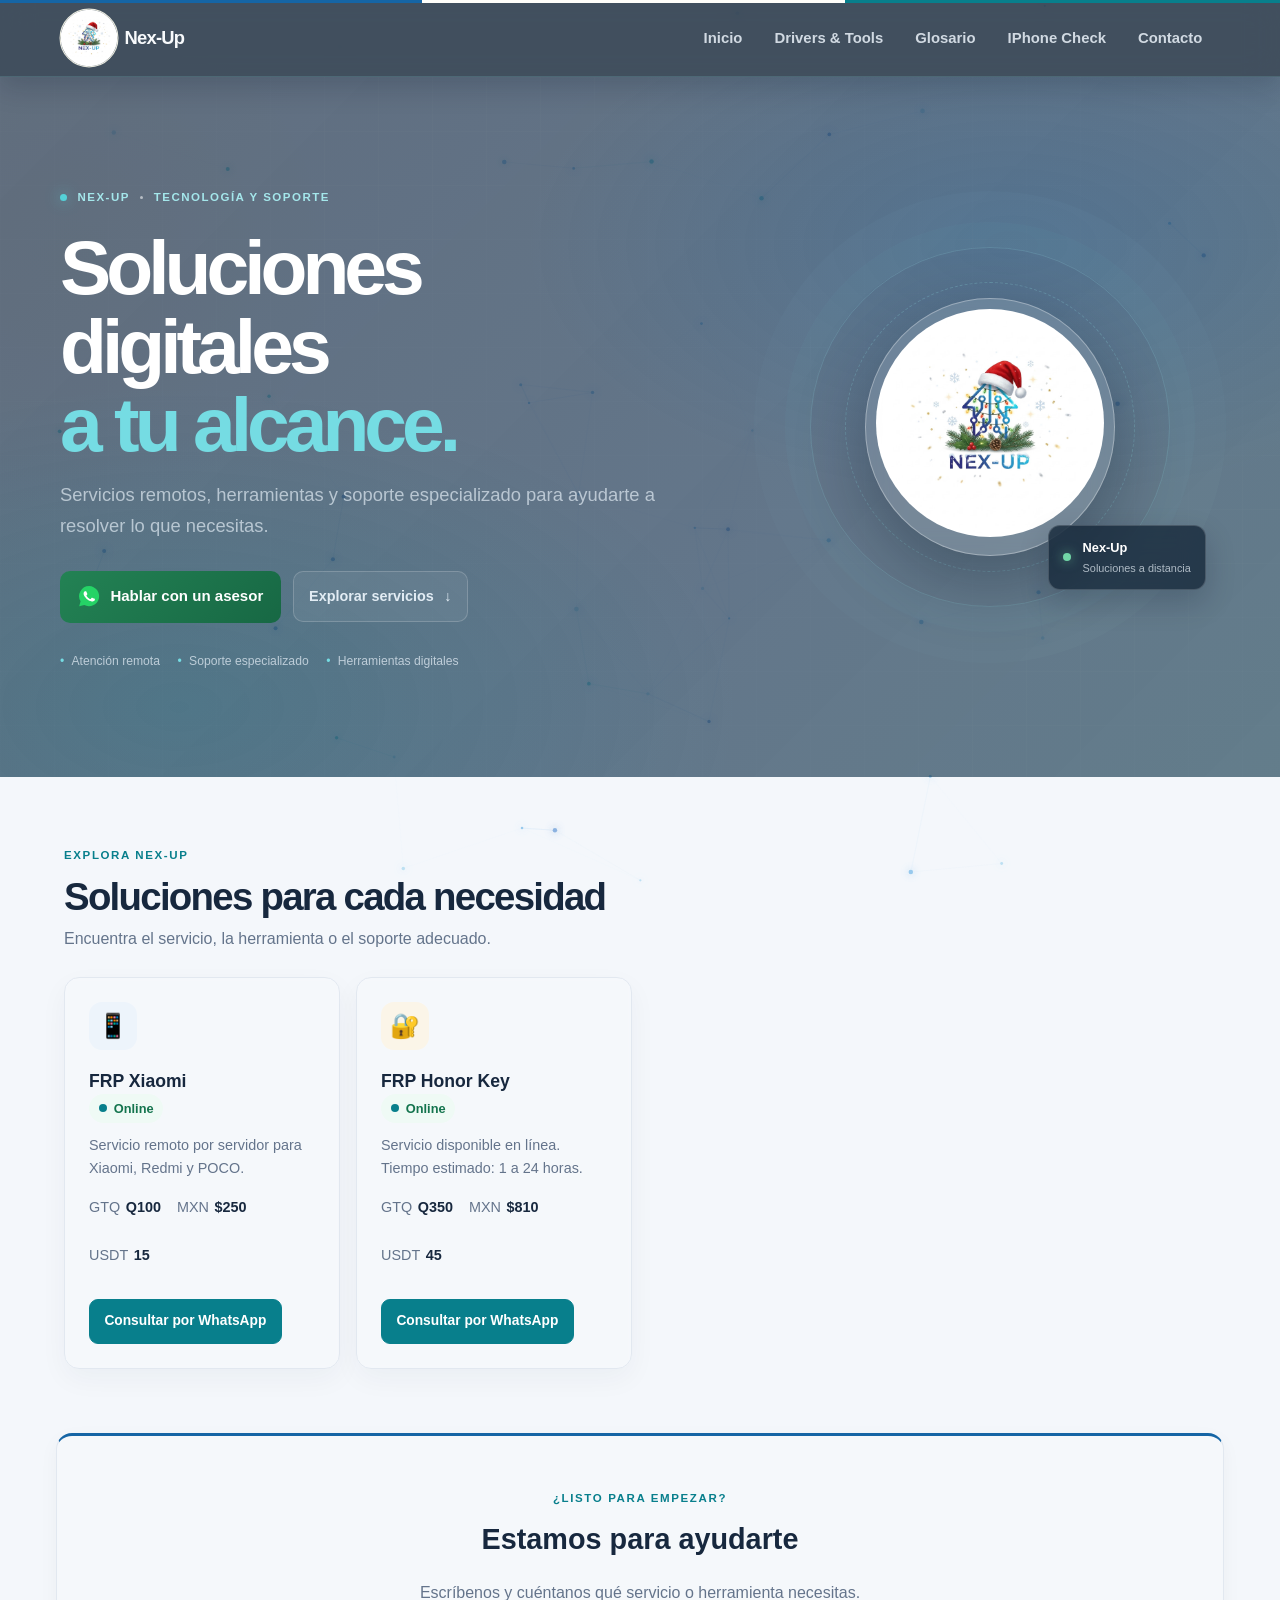
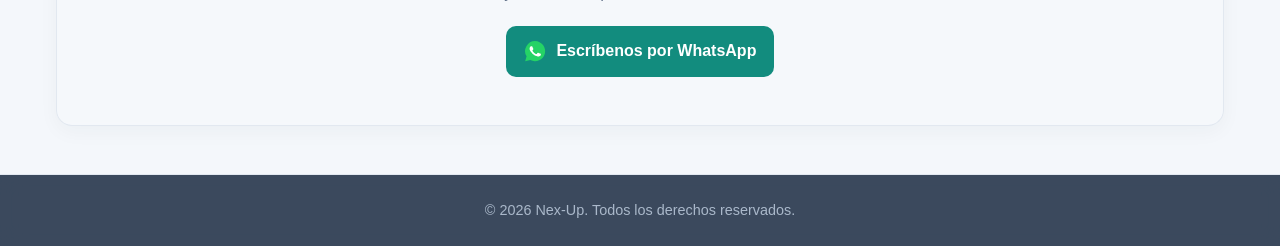
<file: index.html>
<!DOCTYPE html>
<html lang="es">
<head>
    <meta charset="UTF-8">
    <meta name="viewport" content="width=device-width, initial-scale=1.0">
    <title>Nex-Up | Servicios Remotos</title>
    <meta name="description" content="Precios de servicios remotos profesionales">
    <link rel="icon" href="/images/logo-navidad.jpg" type="image/jpeg">
    <link rel="canonical" href="https://nex-up.online/">
    <meta property="og:type" content="website">
    <meta property="og:site_name" content="Nex-Up">
    <meta property="og:title" content="Nex-Up | Servicios Remotos">
    <meta property="og:description" content="Precios de servicios remotos profesionales">
    <meta property="og:url" content="https://nex-up.online/">
    <meta property="og:image" content="https://nex-up.online/images/logo-navidad.jpg">
    <meta property="og:image:alt" content="Logo de Nex-Up">
    <meta name="twitter:card" content="summary_large_image">
    <meta name="twitter:title" content="Nex-Up | Servicios Remotos">
    <meta name="twitter:description" content="Precios de servicios remotos profesionales">
    <meta name="twitter:image" content="https://nex-up.online/images/logo-navidad.jpg">
    <meta name="twitter:image:alt" content="Logo de Nex-Up">
    <link rel="stylesheet" href="styles.css">
    <link rel="stylesheet" href="professional.css">
    <link rel="stylesheet" href="holiday.css">
    <link rel="stylesheet" href="home-premium.css">
    <script src="site-config.js"></script>
    <script src="site-access.js"></script>
    <script src="particles.js" defer></script>
</head>
<body>
    <header>
        <nav>
            <a class="logo" href="index.html" aria-label="Nex-Up, inicio"><img src="images/logo-navidad.jpg" alt="Logo de Nex-Up" class="logo-img"><span class="logo-text">Nex-Up</span></a>
            <button class="menu-toggle" onclick="toggleMenu()">☰</button>
            <ul class="nav-links">
                <li><a href="index.html">Inicio</a></li>
                <li><a href="servicios/" data-page-link="services">Servicios</a></li>
                <li><a href="drivers/">Drivers & Tools</a></li>
                <li><a href="renta-tools/" data-page-link="rentalTools">Renta Tools</a></li>
                <li><a href="glosario/">Glosario</a></li>
                <li><a href="iphone-carrier/">IPhone Check</a></li>
                <li><a href="#contacto">Contacto</a></li>
            </ul>
        </nav>
    </header>

    <main class="home-main">
        <section class="hero home-hero" aria-labelledby="home-title">
            <div class="home-hero-inner">
                <div class="home-hero-copy">
                    <span class="home-eyebrow"><span aria-hidden="true"></span> NEX-UP <i></i> TECNOLOGÍA Y SOPORTE</span>
                    <h1 id="home-title">Soluciones digitales <span>a tu alcance.</span></h1>
                    <p>Servicios remotos, herramientas y soporte especializado para ayudarte a resolver lo que necesitas.</p>
                    <div class="home-actions">
                        <a href="https://wa.me/50239681465" target="_blank" rel="noopener noreferrer" class="btn-whatsapp-hero">
                            <svg class="whatsapp-icon" viewBox="0 0 32 32" aria-hidden="true" focusable="false">
                                <path fill="#25D366" d="M16 1.5A14.4 14.4 0 0 0 3.7 23.4l-2 7.1 7.3-1.9A14.4 14.4 0 1 0 16 1.5Z"/>
                                <path fill="#fff" d="M23.2 19.4c-.4-.2-2.3-1.1-2.7-1.2-.4-.1-.7-.2-.9.2-.3.4-1 1.2-1.3 1.5-.2.3-.5.3-.9.1-.4-.2-1.7-.6-3.1-1.9-1.2-1.1-2-2.3-2.2-2.7-.2-.4 0-.6.2-.8l.6-.7c.2-.2.3-.4.4-.7.1-.3 0-.5 0-.7-.1-.2-.9-2.2-1.3-3-.3-.8-.7-.7-.9-.7h-.8c-.3 0-.7.1-1 .5-.3.4-1.3 1.3-1.3 3.2s1.4 3.7 1.6 4c.2.3 2.8 4.3 6.8 6 .9.4 1.7.7 2.3.8 1 .3 1.8.3 2.5.2.8-.1 2.3-.9 2.7-1.8.3-.9.3-1.7.2-1.8-.1-.2-.4-.3-.8-.5Z"/>
                            </svg>
                            <span>Hablar con un asesor</span>
                        </a>
                        <a class="home-secondary-action" href="#servicios-home">Explorar servicios <span aria-hidden="true">↓</span></a>
                    </div>
                    <div class="home-highlights" aria-label="Lo que encontrarás en Nex-Up">
                        <span>Atención remota</span>
                        <span>Soporte especializado</span>
                        <span>Herramientas digitales</span>
                    </div>
                </div>

                <div class="home-hero-visual">
                    <div class="hero-orbit hero-orbit-outer" aria-hidden="true"></div>
                    <div class="hero-orbit hero-orbit-inner" aria-hidden="true"></div>
                    <div class="home-logo-frame">
                        <img class="hero-logo" src="images/logo-navidad.jpg" alt="Logo de Nex-Up">
                    </div>
                    <div class="home-visual-caption">
                        <span class="caption-indicator" aria-hidden="true"></span>
                        <div>
                            <strong>Nex-Up</strong>
                            <span>Soluciones a distancia</span>
                        </div>
                    </div>
                </div>
            </div>
        </section>

        <section class="features home-features" id="servicios-home" aria-labelledby="home-features-title">
            <div class="home-section-heading">
                <span>EXPLORA NEX-UP</span>
                <h2 id="home-features-title">Soluciones para cada necesidad</h2>
                <p>Encuentra el servicio, la herramienta o el soporte adecuado.</p>
            </div>
            <div class="feature-card" data-page-link="services">
                <div class="feature-icon">🔓</div>
                <h3>Servicios especializados</h3>
                <p>Consulta opciones de soporte técnico, software y servicios digitales.</p>
                <a class="btn-primary" href="servicios/">Ver servicios</a>
            </div>
            <div class="feature-card" data-page-link="rentalTools">
                <div class="feature-icon">💻</div>
                <h3>Renta de herramientas</h3>
                <p>Revisa licencias disponibles, modalidades de renta y precios.</p>
                <a class="btn-primary" href="renta-tools/">Ver herramientas</a>
            </div>
            <article class="feature-card service-feature">
                <div class="feature-icon">📱</div>
                <h3>FRP Xiaomi</h3>
                <span class="service-status"><span class="status-dot online" aria-hidden="true"></span>Online</span>
                <p>Servicio remoto por servidor para Xiaomi, Redmi y POCO.</p>
                <div class="service-prices" aria-label="Precios FRP Xiaomi">
                    <p><span>GTQ</span><strong>Q100</strong></p>
                    <p><span>MXN</span><strong>$250</strong></p>
                    <p><span>USDT</span><strong>15</strong></p>
                </div>
                <a class="btn-primary" href="https://wa.me/50239681465?text=Hola%2C%20quiero%20consultar%20FRP%20Xiaomi" target="_blank" rel="noopener noreferrer">Consultar por WhatsApp</a>
            </article>
            <article class="feature-card service-feature">
                <div class="feature-icon">🔐</div>
                <h3>FRP Honor Key</h3>
                <span class="service-status"><span class="status-dot online" aria-hidden="true"></span>Online</span>
                <p>Servicio disponible en línea. Tiempo estimado: 1 a 24 horas.</p>
                <div class="service-prices" aria-label="Precios FRP Honor Key">
                    <p><span>GTQ</span><strong>Q350</strong></p>
                    <p><span>MXN</span><strong>$810</strong></p>
                    <p><span>USDT</span><strong>45</strong></p>
                </div>
                <a class="btn-primary" href="https://wa.me/50239681465?text=Hola%2C%20quiero%20consultar%20FRP%20Honor%20Key" target="_blank" rel="noopener noreferrer">Consultar por WhatsApp</a>
            </article>
        </section>

        <section id="contacto" class="contacto home-contact">
            <span>¿LISTO PARA EMPEZAR?</span>
            <h2>Estamos para ayudarte</h2>
            <p>Escríbenos y cuéntanos qué servicio o herramienta necesitas.</p>
            <a class="contact-whatsapp" href="https://wa.me/50239681465" target="_blank" rel="noopener noreferrer">
                <svg class="whatsapp-icon" viewBox="0 0 32 32" aria-hidden="true" focusable="false">
                    <path fill="#25D366" d="M16 1.5A14.4 14.4 0 0 0 3.7 23.4l-2 7.1 7.3-1.9A14.4 14.4 0 1 0 16 1.5Z"/>
                    <path fill="#fff" d="M23.2 19.4c-.4-.2-2.3-1.1-2.7-1.2-.4-.1-.7-.2-.9.2-.3.4-1 1.2-1.3 1.5-.2.3-.5.3-.9.1-.4-.2-1.7-.6-3.1-1.9-1.2-1.1-2-2.3-2.2-2.7-.2-.4 0-.6.2-.8l.6-.7c.2-.2.3-.4.4-.7.1-.3 0-.5 0-.7-.1-.2-.9-2.2-1.3-3-.3-.8-.7-.7-.9-.7h-.8c-.3 0-.7.1-1 .5-.3.4-1.3 1.3-1.3 3.2s1.4 3.7 1.6 4c.2.3 2.8 4.3 6.8 6 .9.4 1.7.7 2.3.8 1 .3 1.8.3 2.5.2.8-.1 2.3-.9 2.7-1.8.3-.9.3-1.7.2-1.8-.1-.2-.4-.3-.8-.5Z"/>
                </svg>
                <span>Escríbenos por WhatsApp</span>
            </a>
        </section>
    </main>

    <footer>
        <p>&copy; 2026 Nex-Up. Todos los derechos reservados.</p>
    </footer>

    <script>
        function toggleMenu() {
            document.querySelector('.nav-links').classList.toggle('active');
        }
    </script>
</body>
</html>
</file>
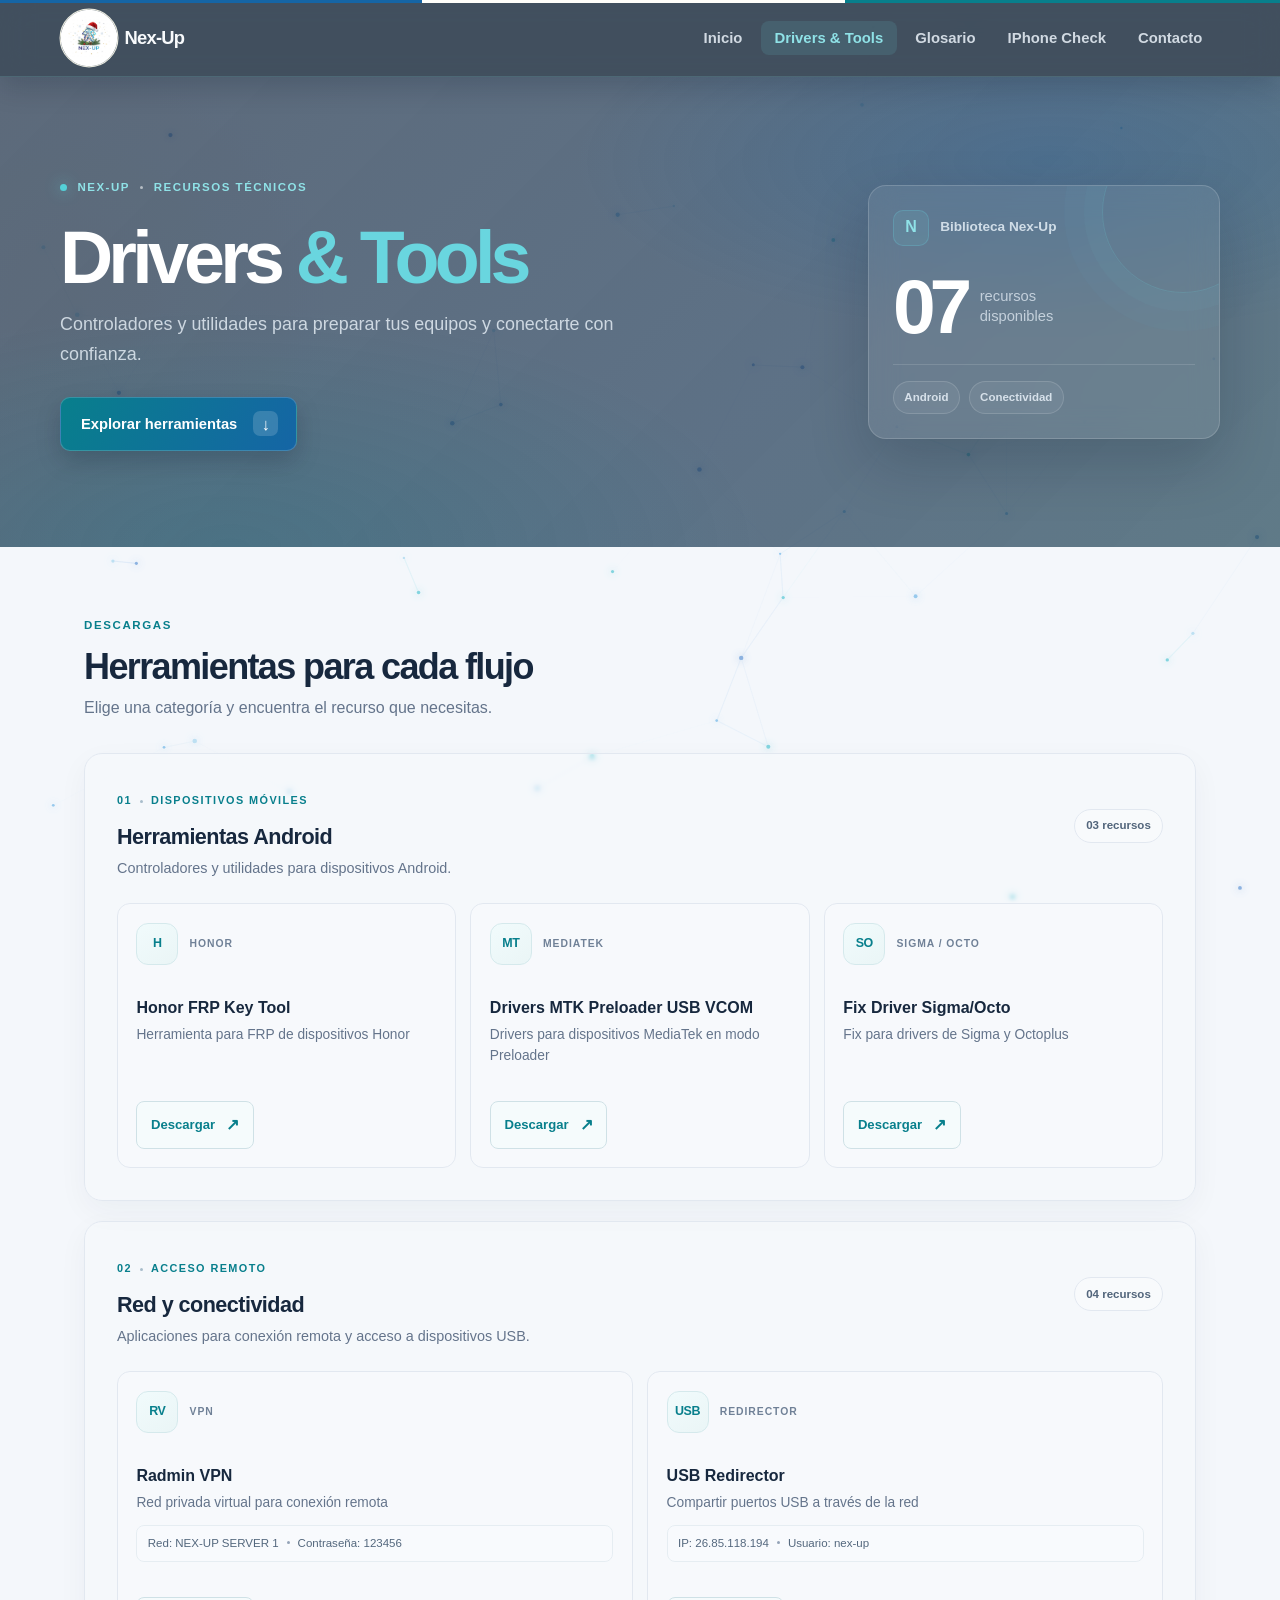
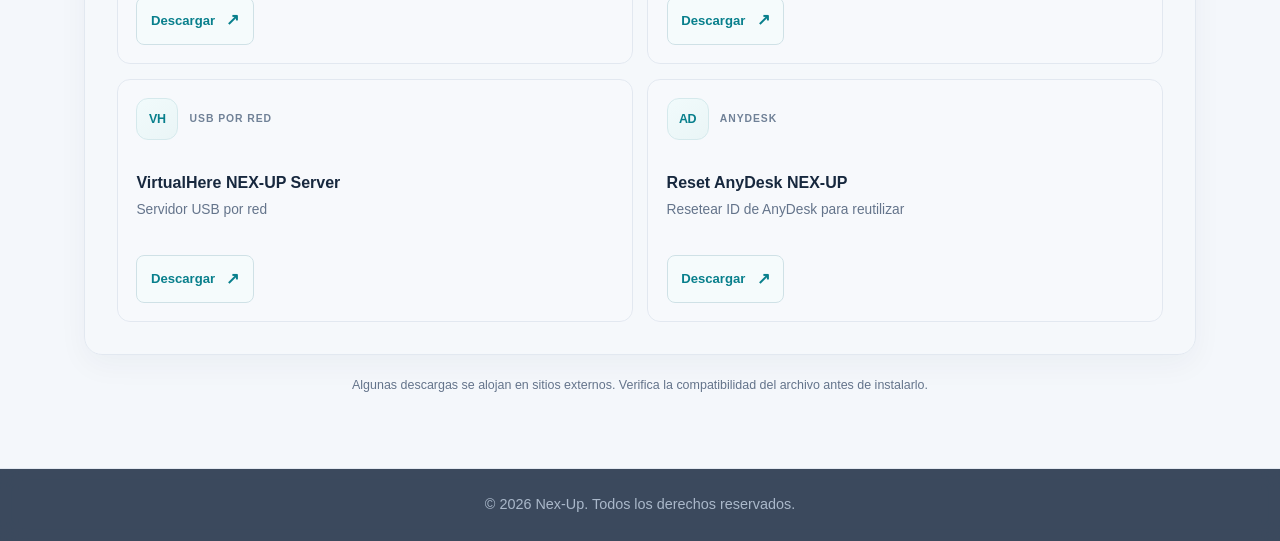
<file: drivers/index.html>
<!DOCTYPE html>
<html lang="es">
<head>
    <meta charset="UTF-8">
    <meta name="viewport" content="width=device-width, initial-scale=1.0">
    <title>Drivers & Tools | Nex-Up</title>
    <meta name="description" content="Drivers y herramientas para servicios móviles">
    <link rel="icon" href="/images/logo-navidad.jpg" type="image/jpeg">
    <link rel="canonical" href="https://nex-up.online/drivers/">
    <meta property="og:type" content="website">
    <meta property="og:site_name" content="Nex-Up">
    <meta property="og:title" content="Drivers &amp; Tools | Nex-Up">
    <meta property="og:description" content="Drivers y herramientas para servicios móviles">
    <meta property="og:url" content="https://nex-up.online/drivers/">
    <meta property="og:image" content="https://nex-up.online/images/logo-navidad.jpg">
    <meta property="og:image:alt" content="Logo de Nex-Up">
    <meta name="twitter:card" content="summary_large_image">
    <meta name="twitter:title" content="Drivers &amp; Tools | Nex-Up">
    <meta name="twitter:description" content="Drivers y herramientas para servicios móviles">
    <meta name="twitter:image" content="https://nex-up.online/images/logo-navidad.jpg">
    <meta name="twitter:image:alt" content="Logo de Nex-Up">
    <link rel="stylesheet" href="../styles.css">
    <link rel="stylesheet" href="../professional.css">
    <link rel="stylesheet" href="../holiday.css">
    <link rel="stylesheet" href="../drivers-tools.css">
    <script src="../site-config.js"></script>
    <script src="../site-access.js"></script>
    <script src="../particles.js" defer></script>
</head>
<body>
    <header>
        <nav>
            <a class="logo" href="../" aria-label="Nex-Up, inicio"><img src="../images/logo-navidad.jpg" alt="Logo navideño de Nex-Up" class="logo-img"><span class="logo-text">Nex-Up</span></a>
            <button class="menu-toggle" onclick="toggleMenu()">☰</button>
            <ul class="nav-links">
                <li><a href="../">Inicio</a></li>
                <li><a href="../servicios/" data-page-link="services">Servicios</a></li>
                <li><a href="../drivers/" class="active">Drivers & Tools</a></li>
                <li><a href="../renta-tools/" data-page-link="rentalTools">Renta Tools</a></li>
                <li><a href="../glosario/">Glosario</a></li>
                <li><a href="../iphone-carrier/">IPhone Check</a></li>
                <li><a href="../index.html#contacto">Contacto</a></li>
            </ul>
        </nav>
    </header>

    <main class="main-drivers">
        <section class="drivers-header" aria-labelledby="drivers-title">
            <div class="drivers-hero-inner">
                <div class="drivers-hero-copy">
                    <span class="drivers-eyebrow"><span aria-hidden="true"></span> NEX-UP <i></i> RECURSOS TÉCNICOS</span>
                    <h1 id="drivers-title">Drivers <span>&amp; Tools</span></h1>
                    <p>Controladores y utilidades para preparar tus equipos y conectarte con confianza.</p>
                    <a class="drivers-cta" href="#descargas">
                        Explorar herramientas
                        <span aria-hidden="true">↓</span>
                    </a>
                </div>

                <aside class="drivers-overview" aria-label="Resumen de recursos disponibles">
                    <div class="overview-heading">
                        <span class="overview-mark" aria-hidden="true">N</span>
                        <span>Biblioteca Nex-Up</span>
                    </div>
                    <div class="overview-count">
                        <strong>07</strong>
                        <span>recursos<br>disponibles</span>
                    </div>
                    <div class="overview-divider"></div>
                    <div class="overview-categories">
                        <span>Android</span>
                        <span>Conectividad</span>
                    </div>
                </aside>
            </div>
        </section>

        <section class="drivers-content" id="descargas" aria-labelledby="downloads-title">
            <div class="drivers-content-heading">
                <span>DESCARGAS</span>
                <h2 id="downloads-title">Herramientas para cada flujo</h2>
                <p>Elige una categoría y encuentra el recurso que necesitas.</p>
            </div>

            <section class="drivers-section" aria-labelledby="android-title">
                <div class="category-heading">
                    <div>
                        <span class="category-overline">01 <i></i> DISPOSITIVOS MÓVILES</span>
                        <h2 id="android-title">Herramientas Android</h2>
                        <p>Controladores y utilidades para dispositivos Android.</p>
                    </div>
                    <span class="category-count">03 recursos</span>
                </div>

                <div class="tools-list tools-list-android">
                    <article class="tool-item">
                        <div class="tool-item-heading">
                            <span class="tool-monogram" aria-hidden="true">H</span>
                            <span class="tool-label">HONOR</span>
                        </div>
                        <div class="tool-info">
                            <h3>Honor FRP Key Tool</h3>
                            <p>Herramienta para FRP de dispositivos Honor</p>
                        </div>
                        <a href="https://www.mediafire.com/file/g9gcvnvr32htww6/FastbootReader.rar/file" target="_blank" rel="noopener noreferrer" class="download-btn">
                            Descargar <span aria-hidden="true">↗</span>
                        </a>
                    </article>

                    <article class="tool-item">
                        <div class="tool-item-heading">
                            <span class="tool-monogram" aria-hidden="true">MT</span>
                            <span class="tool-label">MEDIATEK</span>
                        </div>
                        <div class="tool-info">
                            <h3>Drivers MTK Preloader USB VCOM</h3>
                            <p>Drivers para dispositivos MediaTek en modo Preloader</p>
                        </div>
                        <a href="https://www.mediafire.com/file/t7vsd7mdm3euzcj/MediaTek_Preloader_USB_VCOM_drivers.rar/file" target="_blank" rel="noopener noreferrer" class="download-btn">
                            Descargar <span aria-hidden="true">↗</span>
                        </a>
                    </article>

                    <article class="tool-item">
                        <div class="tool-item-heading">
                            <span class="tool-monogram" aria-hidden="true">SO</span>
                            <span class="tool-label">SIGMA / OCTO</span>
                        </div>
                        <div class="tool-info">
                            <h3>Fix Driver Sigma/Octo</h3>
                            <p>Fix para drivers de Sigma y Octoplus</p>
                        </div>
                        <a href="https://www.mediafire.com/file/mbi8mj7udqb64ss/FIX+DRIVER+SIGMA_OCTO.rar/file" target="_blank" rel="noopener noreferrer" class="download-btn">
                            Descargar <span aria-hidden="true">↗</span>
                        </a>
                    </article>
                </div>
            </section>

            <section class="drivers-section" aria-labelledby="network-title">
                <div class="category-heading">
                    <div>
                        <span class="category-overline">02 <i></i> ACCESO REMOTO</span>
                        <h2 id="network-title">Red y conectividad</h2>
                        <p>Aplicaciones para conexión remota y acceso a dispositivos USB.</p>
                    </div>
                    <span class="category-count">04 recursos</span>
                </div>

                <div class="tools-list">
                    <article class="tool-item">
                        <div class="tool-item-heading">
                            <span class="tool-monogram" aria-hidden="true">RV</span>
                            <span class="tool-label">VPN</span>
                        </div>
                        <div class="tool-info">
                            <h3>Radmin VPN</h3>
                            <p>Red privada virtual para conexión remota</p>
                            <span class="tool-detail">Red: NEX-UP SERVER 1 <i></i> Contraseña: 123456</span>
                        </div>
                        <a href="https://download.radmin-vpn.com/download/files/Radmin_VPN_2.0.4899.9.exe" target="_blank" rel="noopener noreferrer" class="download-btn">
                            Descargar <span aria-hidden="true">↗</span>
                        </a>
                    </article>

                    <article class="tool-item">
                        <div class="tool-item-heading">
                            <span class="tool-monogram" aria-hidden="true">USB</span>
                            <span class="tool-label">REDIRECTOR</span>
                        </div>
                        <div class="tool-info">
                            <h3>USB Redirector</h3>
                            <p>Compartir puertos USB a través de la red</p>
                            <span class="tool-detail">IP: 26.85.118.194 <i></i> Usuario: nex-up</span>
                        </div>
                        <a href="https://www.mediafire.com/file/04ixxx5nik1adn2/USB+REDIRECTOR+1.9.7_NEX-UP.rar/file" target="_blank" rel="noopener noreferrer" class="download-btn">
                            Descargar <span aria-hidden="true">↗</span>
                        </a>
                    </article>

                    <article class="tool-item">
                        <div class="tool-item-heading">
                            <span class="tool-monogram" aria-hidden="true">VH</span>
                            <span class="tool-label">USB POR RED</span>
                        </div>
                        <div class="tool-info">
                            <h3>VirtualHere NEX-UP Server</h3>
                            <p>Servidor USB por red</p>
                        </div>
                        <a href="https://www.mediafire.com/file/133pus6q7fgmqdi/NEX-UP.rar/file" target="_blank" rel="noopener noreferrer" class="download-btn">
                            Descargar <span aria-hidden="true">↗</span>
                        </a>
                    </article>

                    <article class="tool-item">
                        <div class="tool-item-heading">
                            <span class="tool-monogram" aria-hidden="true">AD</span>
                            <span class="tool-label">ANYDESK</span>
                        </div>
                        <div class="tool-info">
                            <h3>Reset AnyDesk NEX-UP</h3>
                            <p>Resetear ID de AnyDesk para reutilizar</p>
                        </div>
                        <a href="https://www.mediafire.com/file/m6q25tpbshu2yy4/RESET+ANY+NEX-UP.rar/file" target="_blank" rel="noopener noreferrer" class="download-btn">
                            Descargar <span aria-hidden="true">↗</span>
                        </a>
                    </article>
                </div>
            </section>

            <p class="drivers-disclaimer">Algunas descargas se alojan en sitios externos. Verifica la compatibilidad del archivo antes de instalarlo.</p>
        </section>
    </main>

    <footer>
        <p>&copy; 2026 Nex-Up. Todos los derechos reservados.</p>
    </footer>

    <script>
        function toggleMenu() {
            document.querySelector('.nav-links').classList.toggle('active');
        }
    </script>
</body>
</html>
</file>
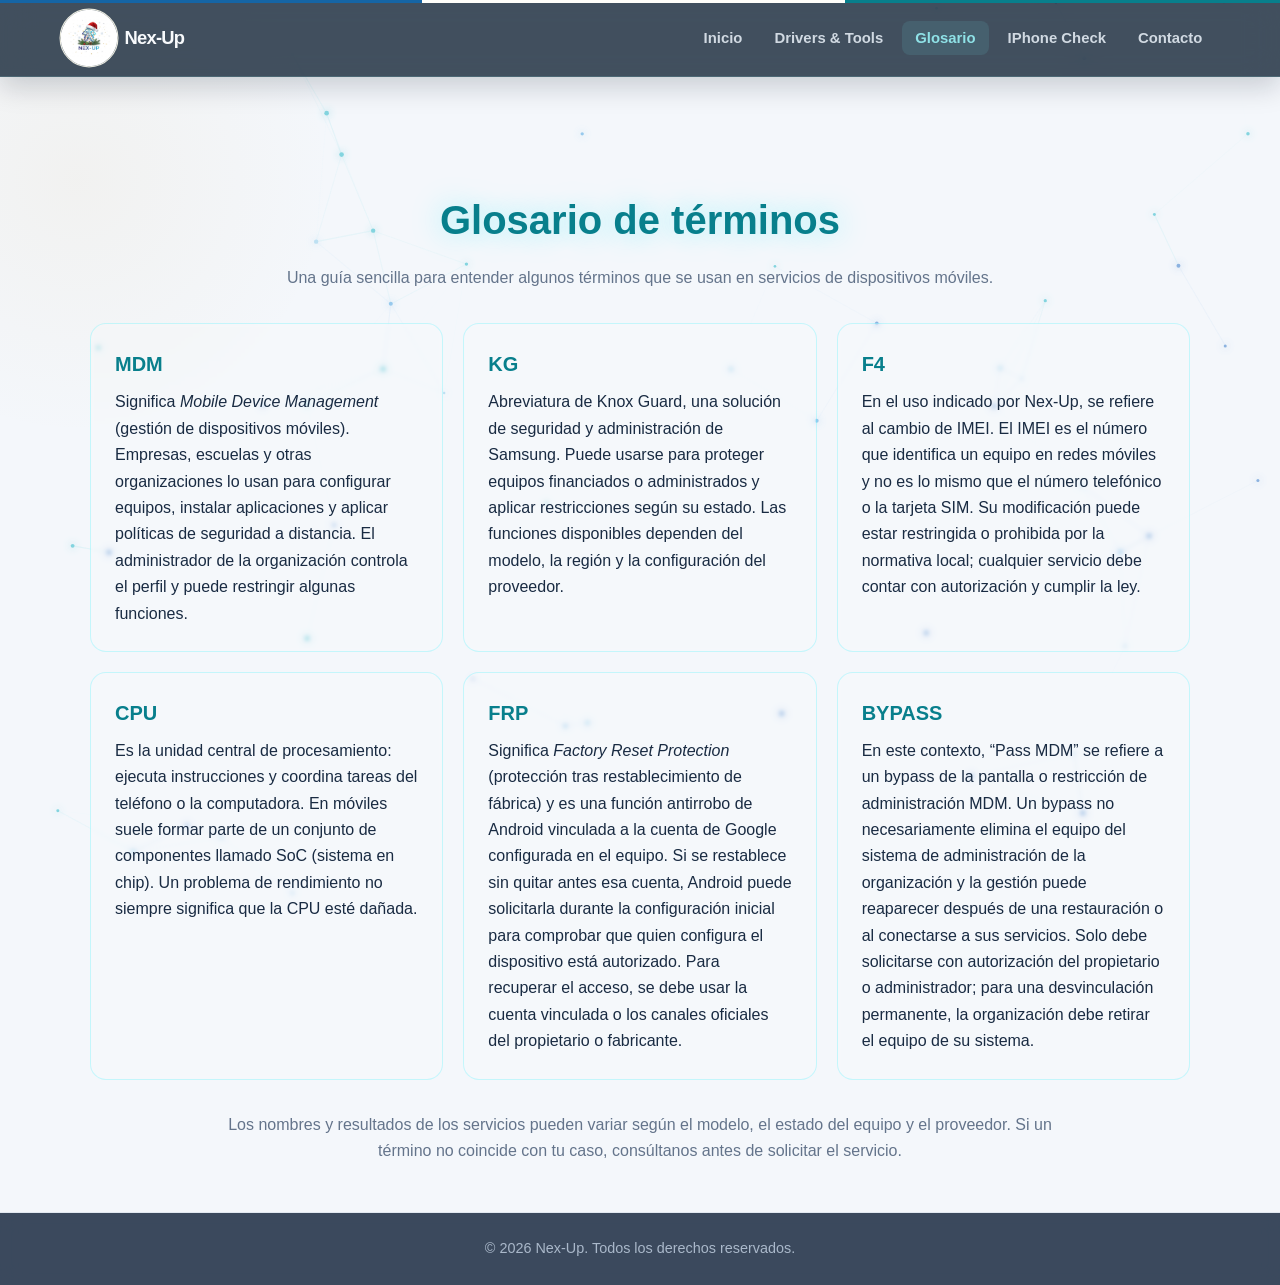
<file: glosario/index.html>
<!DOCTYPE html>
<html lang="es">
<head>
    <meta charset="UTF-8">
    <meta name="viewport" content="width=device-width, initial-scale=1.0">
    <title>Glosario | Nex-Up</title>
    <meta name="description" content="Explicación sencilla de términos usados en servicios móviles y reparación de dispositivos.">
    <link rel="icon" href="/images/logo-navidad.jpg" type="image/jpeg">
    <link rel="canonical" href="https://nex-up.online/glosario/">
    <meta property="og:type" content="website">
    <meta property="og:site_name" content="Nex-Up">
    <meta property="og:title" content="Glosario | Nex-Up">
    <meta property="og:description" content="Explicación sencilla de términos usados en servicios móviles y reparación de dispositivos.">
    <meta property="og:url" content="https://nex-up.online/glosario/">
    <meta property="og:image" content="https://nex-up.online/images/logo-navidad.jpg">
    <meta property="og:image:alt" content="Logo de Nex-Up">
    <meta name="twitter:card" content="summary_large_image">
    <meta name="twitter:title" content="Glosario | Nex-Up">
    <meta name="twitter:description" content="Explicación sencilla de términos usados en servicios móviles y reparación de dispositivos.">
    <meta name="twitter:image" content="https://nex-up.online/images/logo-navidad.jpg">
    <meta name="twitter:image:alt" content="Logo de Nex-Up">
    <link rel="stylesheet" href="../styles.css">
    <link rel="stylesheet" href="glosario.css">
    <link rel="stylesheet" href="../professional.css">
    <link rel="stylesheet" href="../holiday.css">
    <script src="../site-config.js"></script>
    <script src="../site-access.js"></script>
    <script src="../particles.js" defer></script>
</head>
<body>
    <header>
        <nav>
            <a class="logo" href="../" aria-label="Nex-Up, inicio"><img src="../images/logo-navidad.jpg" alt="Logo navideño de Nex-Up" class="logo-img"><span class="logo-text">Nex-Up</span></a>
            <button class="menu-toggle" onclick="toggleMenu()">☰</button>
            <ul class="nav-links">
                <li><a href="../">Inicio</a></li>
                <li><a href="../servicios/" data-page-link="services">Servicios</a></li>
                <li><a href="../drivers/">Drivers & Tools</a></li>
                <li><a href="../renta-tools/" data-page-link="rentalTools">Renta Tools</a></li>
                <li><a href="./" class="active" aria-current="page">Glosario</a></li>
                <li><a href="../iphone-carrier/">IPhone Check</a></li>
                <li><a href="../index.html#contacto">Contacto</a></li>
            </ul>
        </nav>
    </header>

    <main class="main-glosario">
        <section class="glosario-page">
            <div class="glosario-header">
                <h1>Glosario de términos</h1>
                <p>Una guía sencilla para entender algunos términos que se usan en servicios de dispositivos móviles.</p>
            </div>

            <dl class="glosario-grid">
                <div class="termino-card">
                    <dt>MDM</dt>
                    <dd>Significa <em>Mobile Device Management</em> (gestión de dispositivos móviles). Empresas, escuelas y otras organizaciones lo usan para configurar equipos, instalar aplicaciones y aplicar políticas de seguridad a distancia. El administrador de la organización controla el perfil y puede restringir algunas funciones.</dd>
                </div>
                <div class="termino-card">
                    <dt>KG</dt>
                    <dd>Abreviatura de Knox Guard, una solución de seguridad y administración de Samsung. Puede usarse para proteger equipos financiados o administrados y aplicar restricciones según su estado. Las funciones disponibles dependen del modelo, la región y la configuración del proveedor.</dd>
                </div>
                <div class="termino-card">
                    <dt>F4</dt>
                    <dd>En el uso indicado por Nex-Up, se refiere al cambio de IMEI. El IMEI es el número que identifica un equipo en redes móviles y no es lo mismo que el número telefónico o la tarjeta SIM. Su modificación puede estar restringida o prohibida por la normativa local; cualquier servicio debe contar con autorización y cumplir la ley.</dd>
                </div>
                <div class="termino-card">
                    <dt>CPU</dt>
                    <dd>Es la unidad central de procesamiento: ejecuta instrucciones y coordina tareas del teléfono o la computadora. En móviles suele formar parte de un conjunto de componentes llamado SoC (sistema en chip). Un problema de rendimiento no siempre significa que la CPU esté dañada.</dd>
                </div>
                <div class="termino-card">
                    <dt>FRP</dt>
                    <dd>Significa <em>Factory Reset Protection</em> (protección tras restablecimiento de fábrica) y es una función antirrobo de Android vinculada a la cuenta de Google configurada en el equipo. Si se restablece sin quitar antes esa cuenta, Android puede solicitarla durante la configuración inicial para comprobar que quien configura el dispositivo está autorizado. Para recuperar el acceso, se debe usar la cuenta vinculada o los canales oficiales del propietario o fabricante.</dd>
                </div>
                <div class="termino-card">
                    <dt>BYPASS</dt>
                    <dd>En este contexto, “Pass MDM” se refiere a un bypass de la pantalla o restricción de administración MDM. Un bypass no necesariamente elimina el equipo del sistema de administración de la organización y la gestión puede reaparecer después de una restauración o al conectarse a sus servicios. Solo debe solicitarse con autorización del propietario o administrador; para una desvinculación permanente, la organización debe retirar el equipo de su sistema.</dd>
                </div>
            </dl>

            <p class="glosario-nota">Los nombres y resultados de los servicios pueden variar según el modelo, el estado del equipo y el proveedor. Si un término no coincide con tu caso, consúltanos antes de solicitar el servicio.</p>
        </section>
    </main>

    <footer>
        <p>&copy; 2026 Nex-Up. Todos los derechos reservados.</p>
    </footer>

    <script>
        function toggleMenu() {
            document.querySelector('.nav-links').classList.toggle('active');
        }
    </script>
</body>
</html>
</file>
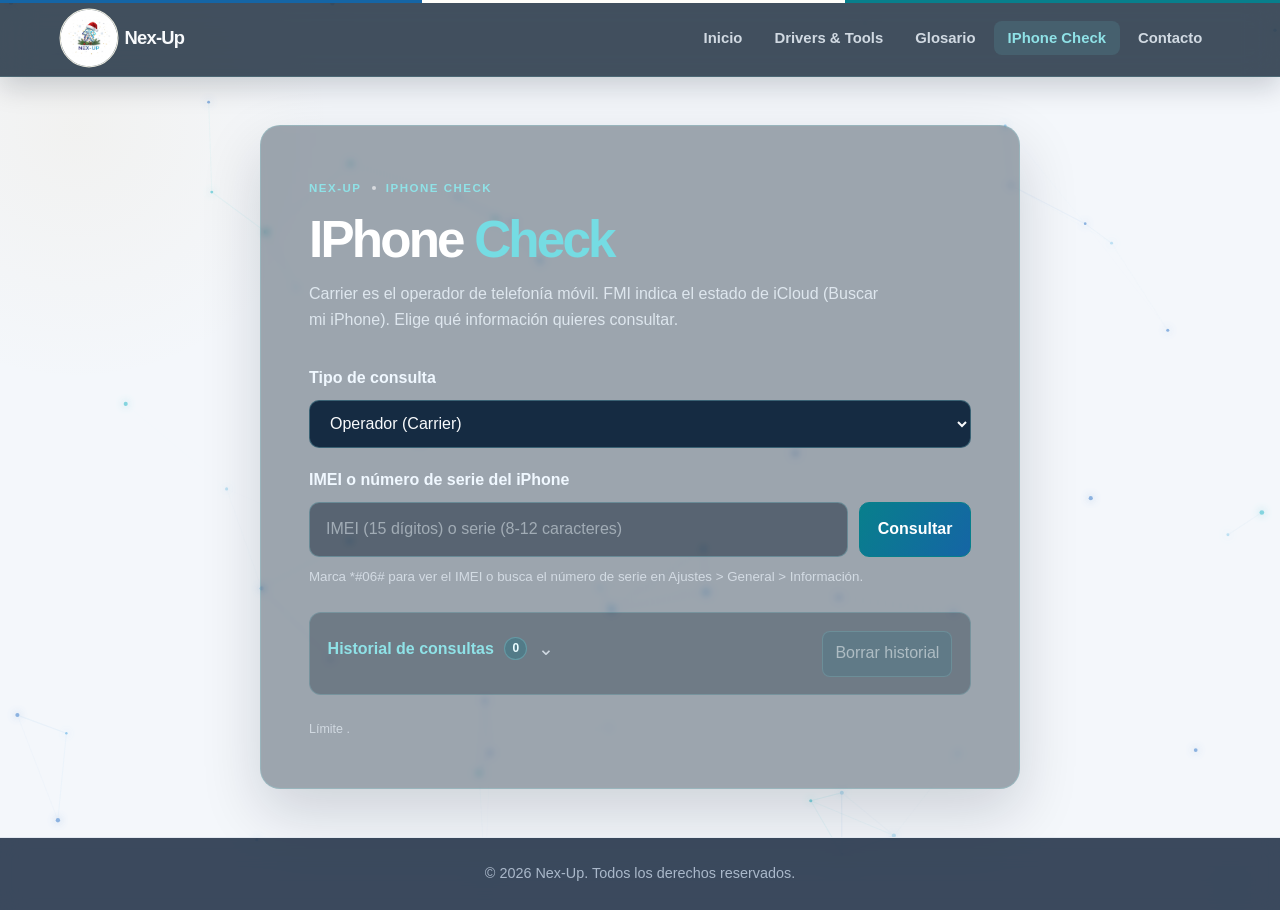
<file: iphone-carrier/index.html>
<!DOCTYPE html>
<html lang="es">
<head>
    <meta charset="UTF-8">
    <meta name="viewport" content="width=device-width, initial-scale=1.0">
    <meta name="description" content="Consulta la información de operador o estado de icloud de un IPhone.">
    <title>IPhone Check | Nex-Up</title>
    <link rel="icon" href="/images/logo-navidad.jpg" type="image/jpeg">
    <link rel="canonical" href="https://nex-up.online/iphone-carrier/">
    <meta property="og:type" content="website">
    <meta property="og:site_name" content="Nex-Up">
    <meta property="og:title" content="IPhone Check | Nex-Up">
    <meta property="og:description" content="Consulta la información de operador o estado de icloud de un IPhone.">
    <meta property="og:url" content="https://nex-up.online/iphone-carrier/">
    <meta property="og:image" content="https://nex-up.online/images/logo-navidad.jpg">
    <meta property="og:image:alt" content="Logo de Nex-Up">
    <meta name="twitter:card" content="summary_large_image">
    <meta name="twitter:title" content="IPhone Check | Nex-Up">
    <meta name="twitter:description" content="Consulta la información de operador o estado de icloud de un IPhone.">
    <meta name="twitter:image" content="https://nex-up.online/images/logo-navidad.jpg">
    <meta name="twitter:image:alt" content="Logo de Nex-Up">
    <link rel="stylesheet" href="../styles.css">
    <link rel="stylesheet" href="../professional.css">
    <link rel="stylesheet" href="../holiday.css">
    <link rel="stylesheet" href="iphone-carrier.css">
    <script src="../site-config.js"></script>
    <script src="../site-access.js"></script>
    <script src="../particles.js" defer></script>
    <script src="iphone-carrier.js" defer></script>
</head>
<body>
    <header>
        <nav>
            <a class="logo" href="../" aria-label="Nex-Up, inicio"><img src="../images/logo-navidad.jpg" alt="Logo de Nex-Up" class="logo-img"><span class="logo-text">Nex-Up</span></a>
            <button class="menu-toggle" onclick="toggleMenu()" aria-label="Abrir menú">☰</button>
            <ul class="nav-links">
                <li><a href="../">Inicio</a></li>
                <li><a href="../servicios/" data-page-link="services">Servicios</a></li>
                <li><a href="../drivers/">Drivers &amp; Tools</a></li>
                <li><a href="../renta-tools/" data-page-link="rentalTools">Renta Tools</a></li>
                <li><a href="../glosario/">Glosario</a></li>
                <li><a class="active" href="./" aria-current="page">IPhone Check</a></li>
                <li><a href="../index.html#contacto">Contacto</a></li>
            </ul>
        </nav>
    </header>

    <main class="carrier-main">
        <section class="carrier-panel" aria-labelledby="carrier-title">
            <span class="carrier-eyebrow">NEX-UP <i></i> IPHONE CHECK</span>
            <h1 id="carrier-title">IPhone <span>Check</span></h1>
            <p class="carrier-intro">Carrier es el operador de telefonía móvil. FMI indica el estado de iCloud (Buscar mi iPhone). Elige qué información quieres consultar.</p>

            <form id="carrier-form" class="carrier-form">
                <label for="carrier-service">Tipo de consulta</label>
                <select id="carrier-service" name="service">
                    <option value="103">Operador (Carrier)</option>
                    <option value="78">Operador + estado de iCloud (Carrier + FMI)</option>
                    <option value="3">Solo estado de iCloud (FMI)</option>
                </select>

                <label for="device-id">IMEI o número de serie del iPhone</label>
                <div class="carrier-input-row">
                    <input
                        id="device-id"
                        name="deviceId"
                        type="text"
                        inputmode="text"
                        autocapitalize="characters"
                        autocomplete="off"
                        maxlength="15"
                        pattern="[0-9]{15}|[A-Za-z0-9]{8,12}"
                        placeholder="IMEI (15 dígitos) o serie (8-12 caracteres)"
                        aria-describedby="device-id-help fmi-compatibility"
                        required
                    >
                    <button id="carrier-submit" type="submit">Consultar</button>
                </div>
                <small id="device-id-help">Marca *#06# para ver el IMEI o busca el número de serie en Ajustes &gt; General &gt; Información.</small>
                <small id="fmi-compatibility" hidden>La consulta Solo FMI no es compatible con dispositivos solo Wi-Fi.</small>
            </form>

            <section id="carrier-result" class="carrier-result" aria-live="polite" hidden>
                <h2 id="carrier-result-title">Resultado de consulta</h2>
                <p id="carrier-status"></p>
                <div id="carrier-output" class="carrier-output"></div>
                <button id="copy-result" class="carrier-copy" type="button" hidden>Copiar resultado</button>
                <p id="copy-feedback" class="copy-feedback" aria-live="polite"></p>
            </section>

            <section class="carrier-history" aria-labelledby="carrier-history-title">
                <div class="carrier-history-header">
                    <div>
                        <button id="toggle-history" class="carrier-history-toggle" type="button" aria-expanded="false" aria-controls="carrier-history-content">
                            <span id="carrier-history-title" class="carrier-history-title" role="heading" aria-level="2">Historial de consultas</span>
                            <span id="carrier-history-count" class="carrier-history-count" aria-label="0 consultas guardadas">0</span>
                            <span class="carrier-history-chevron" aria-hidden="true">⌄</span>
                        </button>
                        
                    </div>
                    <button id="clear-history" class="carrier-history-clear" type="button" disabled>Borrar historial</button>
                </div>
                <div id="carrier-history-content" class="carrier-history-content" hidden>
                    <p id="carrier-history-empty" class="carrier-history-empty">Aún no tienes consultas guardadas.</p>
                    <ol id="carrier-history-list" class="carrier-history-list" hidden></ol>
                    <p id="carrier-history-feedback" class="copy-feedback" aria-live="polite"></p>
                </div>
            </section>

            <p class="carrier-notice">Límite .</p>
        </section>
    </main>

    <footer>
        <p>&copy; 2026 Nex-Up. Todos los derechos reservados.</p>
    </footer>

    <script>
        function toggleMenu() {
            document.querySelector('.nav-links').classList.toggle('active');
        }
    </script>
</body>
</html>
</file>
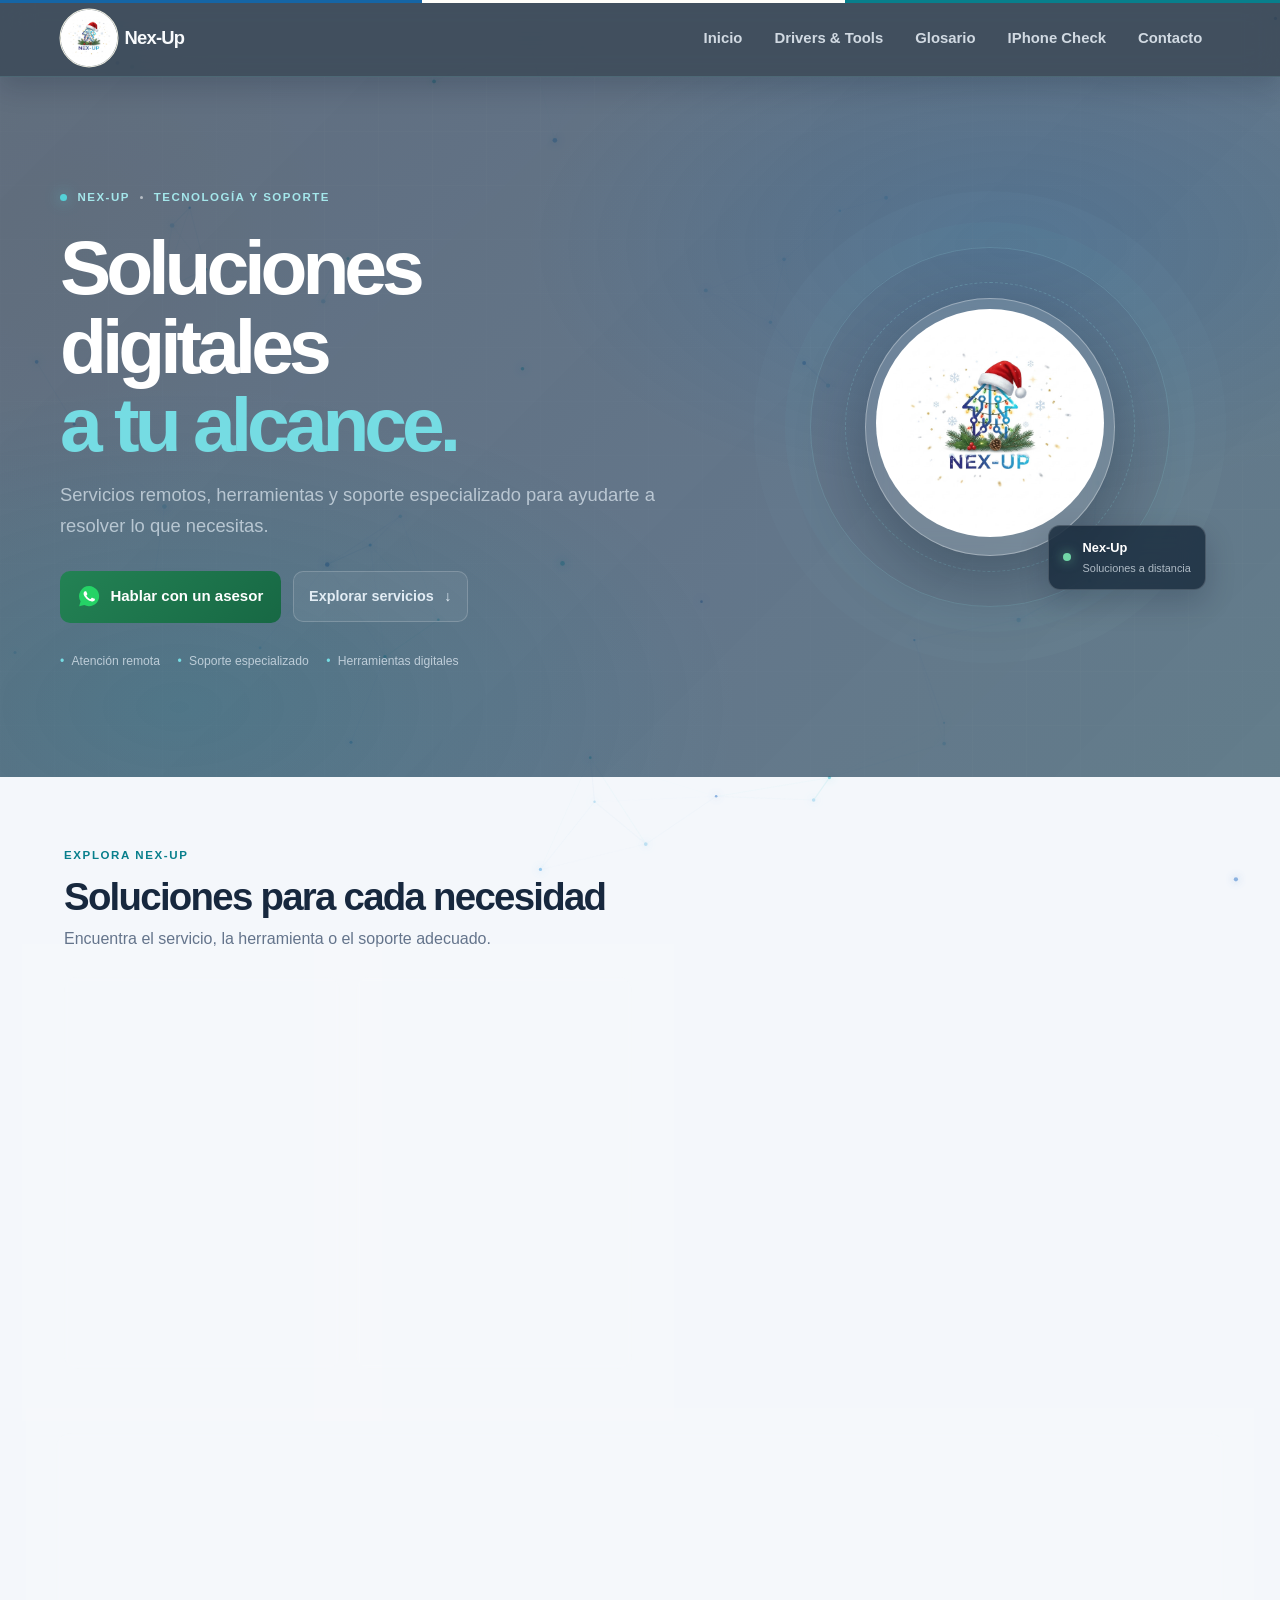
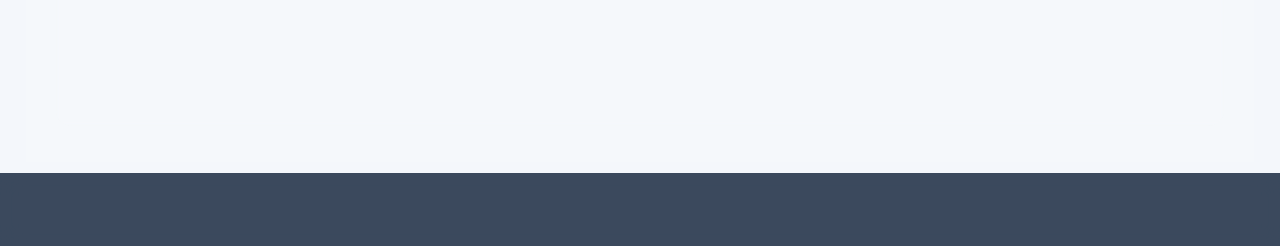
<file: renta-tools/index.html>
<!DOCTYPE html>
<html lang="es">
<head>
    <meta charset="UTF-8">
    <meta name="viewport" content="width=device-width, initial-scale=1.0">
    <title>Renta Tools | Nex-Up</title>
    <meta name="description" content="Renta de tools y licencias para servicios móviles">
    <link rel="icon" href="/images/logo-navidad.jpg" type="image/jpeg">
    <link rel="canonical" href="https://nex-up.online/renta-tools/">
    <meta property="og:type" content="website">
    <meta property="og:site_name" content="Nex-Up">
    <meta property="og:title" content="Renta Tools | Nex-Up">
    <meta property="og:description" content="Renta de tools y licencias para servicios móviles">
    <meta property="og:url" content="https://nex-up.online/renta-tools/">
    <meta property="og:image" content="https://nex-up.online/images/logo-navidad.jpg">
    <meta property="og:image:alt" content="Logo de Nex-Up">
    <meta name="twitter:card" content="summary_large_image">
    <meta name="twitter:title" content="Renta Tools | Nex-Up">
    <meta name="twitter:description" content="Renta de tools y licencias para servicios móviles">
    <meta name="twitter:image" content="https://nex-up.online/images/logo-navidad.jpg">
    <meta name="twitter:image:alt" content="Logo de Nex-Up">
    <link rel="stylesheet" href="../styles.css">
    <link rel="stylesheet" href="renta-tools.css">
    <link rel="stylesheet" href="../professional.css">
    <link rel="stylesheet" href="../holiday.css">
    <script src="../site-config.js"></script>
    <script src="../site-access.js"></script>
    <script src="../particles.js" defer></script>
</head>
<body>
    <header>
        <nav>
            <a class="logo" href="../" aria-label="Nex-Up, inicio"><img src="../images/logo-navidad.jpg" alt="Logo navideño de Nex-Up" class="logo-img"><span class="logo-text">Nex-Up</span></a>
            <button class="menu-toggle" onclick="toggleMenu()">☰</button>
            <ul class="nav-links">
                <li><a href="../">Inicio</a></li>
                <li><a href="../servicios/" data-page-link="services">Servicios</a></li>
                <li><a href="../drivers/">Drivers & Tools</a></li>
                <li><a href="./" class="active" data-page-link="rentalTools">Renta Tools</a></li>
                <li><a href="../glosario/">Glosario</a></li>
                <li><a href="../iphone-carrier/">IPhone Check</a></li>
                <li><a href="../index.html#contacto">Contacto</a></li>
            </ul>
        </nav>
    </header>

    <main class="main-renta">
        <section class="renta-page">
            <div class="renta-header">
                <h1>Renta de Tools</h1>
                <p>Se envia usuario y contrasena | Entrega inmediata</p>
            </div>

            <div class="section-title">DSports en Vivo</div>
            <div class="live-stream-container" style="position: relative; width: 100%; max-width: 800px; margin: 0 auto 2.5rem auto; padding-bottom: 56.25%; height: 0; overflow: hidden; border-radius: 12px; background: #000; box-shadow: 0 4px 15px rgba(0,0,0,0.3);">
                <iframe 
                    src="https://latamvidzfy.org/dsportsar.php" 
                    referrerpolicy="no-referrer"
                    style="position: absolute; top: 0; left: 0; width: 100%; height: 100%; border: 0;"
                    allow="autoplay; encrypted-media; picture-in-picture"
                    allowfullscreen="true"
                    scrolling="no">
                </iframe>
            </div>
            <div class="search-container">
                <input type="text" id="buscar" placeholder="Buscar herramienta..." onkeyup="filtrarLicencias()">
            </div>

            <div class="section-title">Licencias Digitales</div>
            <div class="licencias-grid" id="licencias-digitales">
                <div class="licencia-card" onclick="abrirModal('unlocktool', 'digital')">
                    <h3>UnlockTool</h3>
                </div>
                <div class="licencia-card" onclick="abrirModal('tsm', 'digital')">
                    <h3>TSM Tool</h3>
                </div>
                <div class="licencia-card" onclick="abrirModal('android-multitool', 'digital')">
                    <h3>Android MultiTool</h3>
                </div>
                <div class="licencia-card" onclick="abrirModal('cf-tool', 'digital')">
                    <h3>CF-Tool</h3>
                </div>
                <div class="licencia-card" onclick="abrirModal('samsungtool', 'digital')">
                    <h3>Samsung Tool</h3>
                </div>
                <div class="licencia-card" onclick="abrirModal('kg-killer', 'digital')">
                    <h3>KG Killer</h3>
                </div>
                <div class="licencia-card" onclick="abrirModal('tfm', 'digital')">
                    <h3>TFM Tool</h3>
                </div>
                <div class="licencia-card" onclick="abrirModal('griffin', 'digital')">
                    <h3>Griffin Unlocker</h3>
                </div>
                <div class="licencia-card" onclick="abrirModal('androidwintool', 'digital')">
                    <h3>AndroidWinTool</h3>
                </div>
                <div class="licencia-card" onclick="abrirModal('mdmfix', 'digital')">
                    <h3>MDMFix Tool</h3>
                </div>
                <div class="licencia-card" onclick="abrirModal('anonyshu', 'digital')">
                    <h3>Anonyshu Tool</h3>
                </div>
                <div class="licencia-card" onclick="abrirModal('dft-pro', 'digital')">
                    <h3>DFT Pro Tool</h3>
                </div>
                <div class="licencia-card" onclick="abrirModal('arab-frp', 'digital')">
                    <h3>Arab FRP Tool</h3>
                </div>
                <div class="licencia-card" onclick="abrirModal('hydra', 'digital')">
                    <h3>Hydra Tool</h3>
                </div>
                <div class="licencia-card" onclick="abrirModal('mst', 'digital')">
                    <h3>MST Mobile Service</h3>
                </div>
                <div class="licencia-card" onclick="abrirModal('uat-pro', 'digital')">
                    <h3>UAT Pro Tool</h3>
                </div>
            </div>

            <div class="section-title" style="margin-top: 3rem;">Renta de Tools y Server Box</div>
            <div class="licencias-grid" id="server-box">
                <div class="licencia-card server" onclick="abrirModal('z3x', 'server')">
                    <h3>Z3X</h3>
                </div>
                <div class="licencia-card server" onclick="abrirModal('octoplus-lg', 'server')">
                    <h3>Octoplus LG</h3>
                </div>
                <div class="licencia-card server" onclick="abrirModal('octoplus-samsung', 'server')">
                    <h3>Octoplus Samsung</h3>
                </div>
                <div class="licencia-card server" onclick="abrirModal('octoplus-huawei', 'server')">
                    <h3>Octoplus Huawei</h3>
                </div>
                <div class="licencia-card server" onclick="abrirModal('sigma-plus', 'server')">
                    <h3>Sigma Plus</h3>
                </div>
                <div class="licencia-card server" onclick="abrirModal('octoplus-frp', 'server')">
                    <h3>Octoplus FRP</h3>
                </div>
            </div>
        </section>
    </main>

    <div id="modal" class="modal" onclick="cerrarModal(event)">
        <div class="modal-content">
            <span class="close" onclick="cerrarModalBtn()">&times;</span>
            <div id="modal-body"></div>
        </div>
    </div>

    <footer>
        <p>&copy; 2026 Nex-Up. Todos los derechos reservados.</p>
    </footer>

    <script>
        const licencias = {
            'unlocktool': { nombre: 'UnlockTool', precio: { usdt: 3, gtq: 20, mxn: 50 }, duracion: '6 horas' },
            'tsm': { nombre: 'TSM Tool', precio: { usdt: 3, gtq: 20, mxn: 50 }, duracion: '6 horas' },
            'android-multitool': { nombre: 'Android MultiTool', precio: { usdt: 30, gtq: 180, mxn: 540 } },
            'cf-tool': { nombre: 'CF-Tool', precio: { usdt: 25, gtq: 150, mxn: 450 } },
            'samsungtool': { nombre: 'Samsung Tool', precio: { usdt: 20, gtq: 120, mxn: 350 } },
            'kg-killer': { nombre: 'KG Killer', precio: { usdt: 15, gtq: 90, mxn: 270 } },
            'tfm': { nombre: 'TFM Tool', precio: { usdt: 25, gtq: 150, mxn: 450 } },
            'griffin': { nombre: 'Griffin Unlocker', precio: { usdt: 30, gtq: 180, mxn: 540 } },
            'androidwintool': { nombre: 'AndroidWinTool', precio: { usdt: 20, gtq: 120, mxn: 350 } },
            'mdmfix': { nombre: 'MDMFix Tool', precio: { usdt: 25, gtq: 150, mxn: 450 } },
            'anonyshu': { nombre: 'Anonyshu Tool', precio: { usdt: 20, gtq: 120, mxn: 350 } },
            'dft-pro': { nombre: 'DFT Pro Tool', precio: { usdt: 35, gtq: 210, mxn: 630 } },
            'arab-frp': { nombre: 'Arab FRP Tool', precio: { usdt: 15, gtq: 90, mxn: 270 } },
            'hydra': { nombre: 'Hydra Tool', precio: { usdt: 30, gtq: 180, mxn: 540 } },
            'mst': { nombre: 'MST Mobile Service', precio: { usdt: 25, gtq: 150, mxn: 450 } },
            'uat-pro': { nombre: 'UAT Pro Tool', precio: { usdt: 35, gtq: 210, mxn: 630 } },
            'z3x': { nombre: 'Z3X', precio: { usdt: 40, gtq: 240, mxn: 720 }, server: true },
            'octoplus-lg': { nombre: 'Octoplus LG', precio: { usdt: 35, gtq: 210, mxn: 630 }, server: true },
            'octoplus-samsung': { nombre: 'Octoplus Samsung', precio: { usdt: 35, gtq: 210, mxn: 630 }, server: true },
            'octoplus-huawei': { nombre: 'Octoplus Huawei', precio: { usdt: 35, gtq: 210, mxn: 630 }, server: true },
            'sigma-plus': { nombre: 'Sigma Plus', precio: { usdt: 30, gtq: 180, mxn: 540 }, server: true },
            'octoplus-frp': { nombre: 'Octoplus FRP', precio: { usdt: 25, gtq: 150, mxn: 450 }, server: true }
        };

        function toggleMenu() {
            document.querySelector('.nav-links').classList.toggle('active');
        }

        function abrirModal(id, tipo) {
            const licencia = licencias[id];
            const modal = document.getElementById('modal');
            const body = document.getElementById('modal-body');
            const isServer = licencia.server;
            
            let infoExtra = '';
            if (isServer) {
                infoExtra = `
                    <div class="form-group">
                        <label for="anydesk">Numero de AnyDesk:</label>
                        <input type="text" id="anydesk" placeholder="Ingresa tu numero de AnyDesk" required>
                    </div>`;
            }
            
            const tiempoEntrega = isServer ? '1-30 minutos' : (licencia.duracion ? 'Inmediata' : '1-5 minutes');
            const entregaText = isServer ? 'Se conecta por AnyDesk' : 'Se envia user y pass';
            const duracionText = licencia.duracion ? `<span class="info-badge">Renta: ${licencia.duracion}</span>` : '';
            
            body.innerHTML = `
                <h2>${licencia.nombre}</h2>
                <p class="modal-desc">${entregaText}</p>
                
                <div class="modal-info">
                    <span class="info-badge">Entrega: ${tiempoEntrega}</span>
                    ${duracionText}
                </div>
                
                <h3>Precios</h3>
                <div class="precios-modal">
                    <div class="precio-item">
                        <span class="precio-tipo">USDT</span>
                        <span class="precioValor">$${licencia.precio.usdt}</span>
                    </div>
                    <div class="precio-item">
                        <span class="precio-tipo">GTQ</span>
                        <span class="precioValor">Q${licencia.precio.gtq}</span>
                    </div>
                    <div class="precio-item">
                        <span class="precio-tipo">MXN</span>
                        <span class="precioValor">$${licencia.precio.mxn}</span>
                    </div>
                </div>
                
                ${isServer ? '<p class="modal-nota">Se necesita AnyDesk para conectarse al servidor</p>' : ''}
                
                <a href="https://wa.me/5492494026341?text=Solicito%20${encodeURIComponent(licencia.nombre)}${isServer ? '%20(Server)' : ''}" target="_blank" class="btn-whatsapp">Ordenar por WhatsApp</a>
            `;
            
            modal.style.display = 'flex';
        }

        function cerrarModal(e) {
            if (e.target.id === 'modal') {
                document.getElementById('modal').style.display = 'none';
            }
        }

        function cerrarModalBtn() {
            document.getElementById('modal').style.display = 'none';
        }

        function filtrarLicencias() {
            const input = document.getElementById('buscar').value.toLowerCase();
            const cards = document.querySelectorAll('.licencia-card');
            
            cards.forEach(card => {
                const texto = card.querySelector('h3').textContent.toLowerCase();
                if (texto.includes(input)) {
                    card.style.display = '';
                } else {
                    card.style.display = 'none';
                }
            });
        }
    </script>
</body>
</html>
</file>
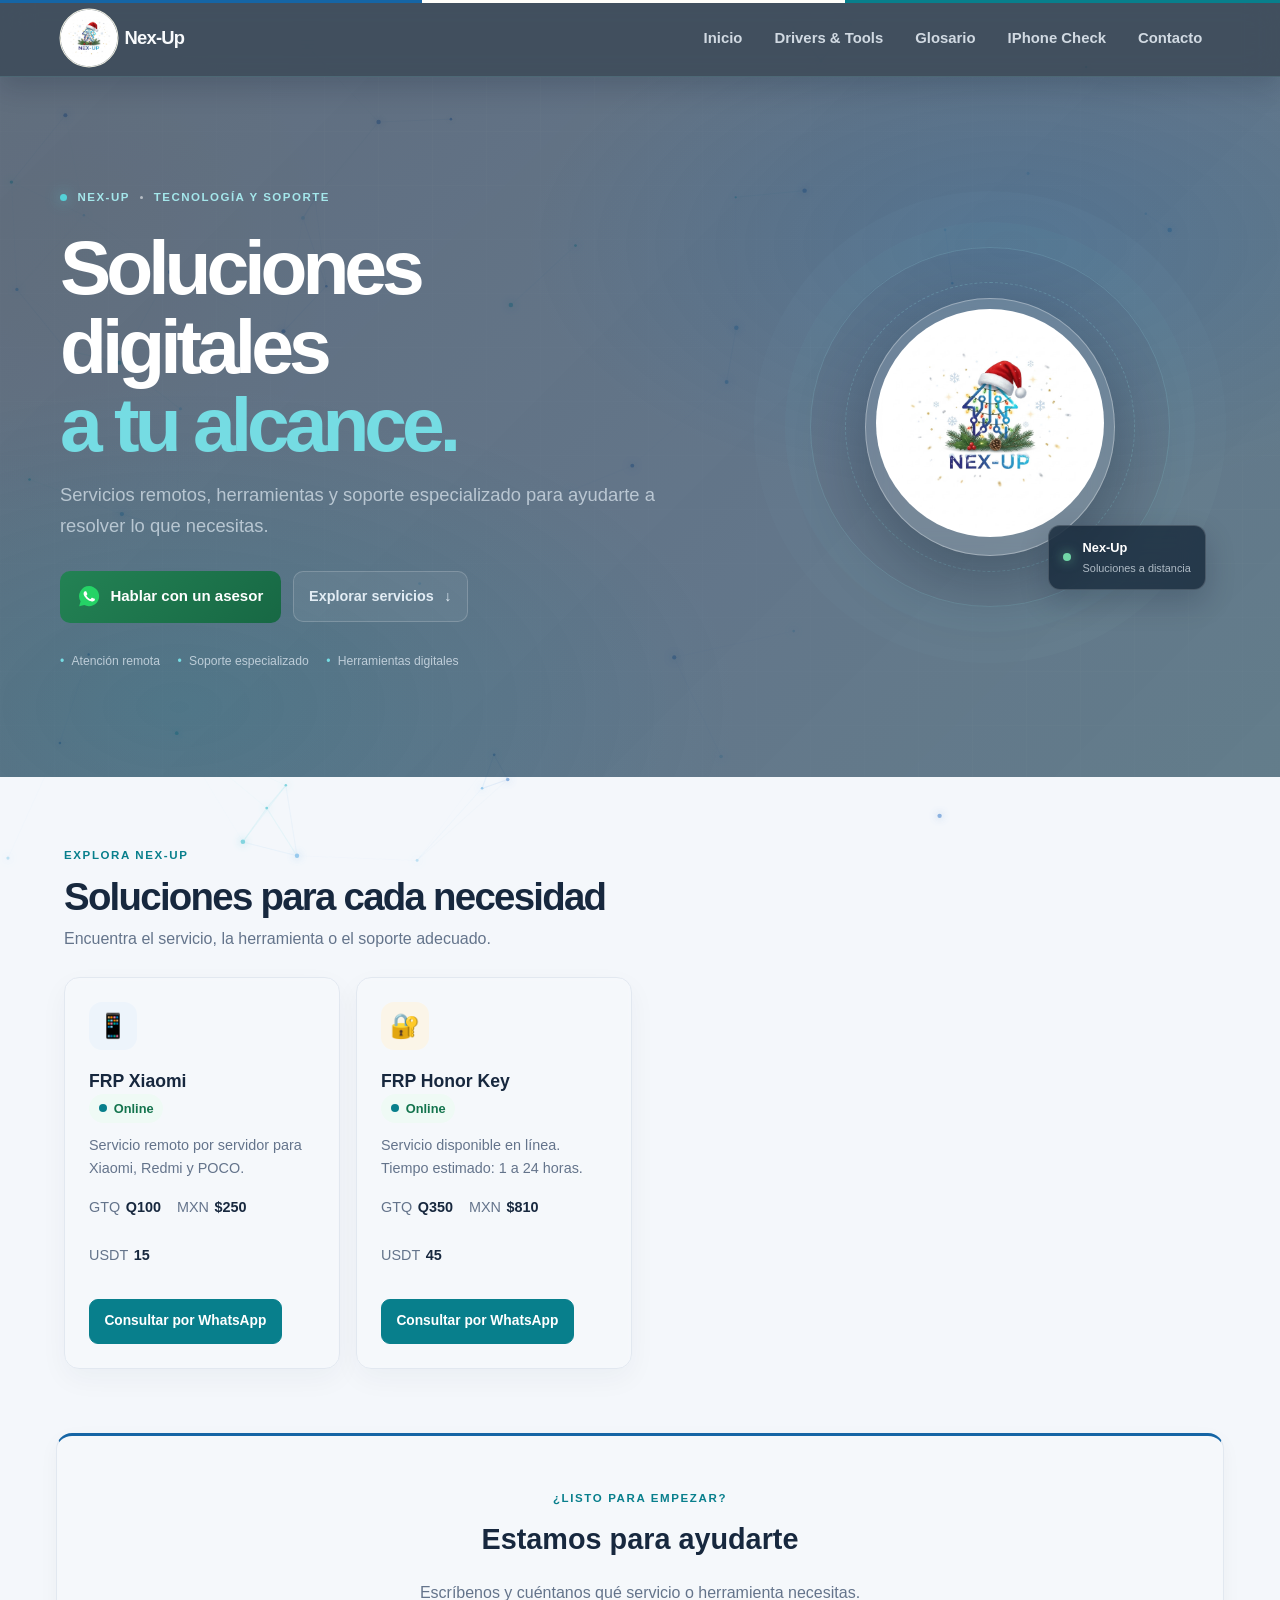
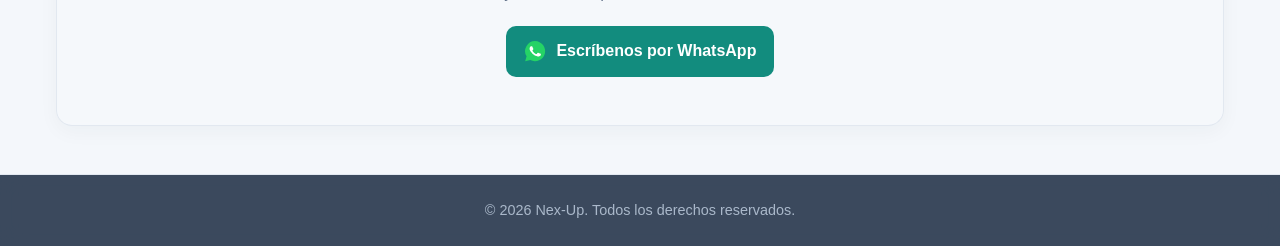
<file: servicios/index.html>
<!DOCTYPE html>
<html lang="es">
<head>
    <meta charset="UTF-8">
    <meta name="viewport" content="width=device-width, initial-scale=1.0">
    <title>Servicios | Nex-Up</title>
    <meta name="description" content="Lista de servicios disponibles">
    <link rel="icon" href="/images/logo-navidad.jpg" type="image/jpeg">
    <link rel="canonical" href="https://nex-up.online/servicios/">
    <meta property="og:type" content="website">
    <meta property="og:site_name" content="Nex-Up">
    <meta property="og:title" content="Servicios | Nex-Up">
    <meta property="og:description" content="Lista de servicios disponibles">
    <meta property="og:url" content="https://nex-up.online/servicios/">
    <meta property="og:image" content="https://nex-up.online/images/logo-navidad.jpg">
    <meta property="og:image:alt" content="Logo de Nex-Up">
    <meta name="twitter:card" content="summary_large_image">
    <meta name="twitter:title" content="Servicios | Nex-Up">
    <meta name="twitter:description" content="Lista de servicios disponibles">
    <meta name="twitter:image" content="https://nex-up.online/images/logo-navidad.jpg">
    <meta name="twitter:image:alt" content="Logo de Nex-Up">
    <link rel="stylesheet" href="../styles.css">
    <link rel="stylesheet" href="../servicios.css">
    <link rel="stylesheet" href="../professional.css">
    <link rel="stylesheet" href="../holiday.css">
    <script src="../site-config.js"></script>
    <script src="../site-access.js"></script>
    <script src="../particles.js" defer></script>
</head>
<body>
    <header>
        <nav>
            <a class="logo" href="../" aria-label="Nex-Up, inicio"><img src="../images/logo-navidad.jpg" alt="Logo navideño de Nex-Up" class="logo-img"><span class="logo-text">Nex-Up</span></a>
            <button class="menu-toggle" onclick="toggleMenu()">☰</button>
            <ul class="nav-links">
                <li><a href="../">Inicio</a></li>
                <li><a href="./" class="active" data-page-link="services">Servicios</a></li>
                <li><a href="../drivers/">Drivers & Tools</a></li>
                <li><a href="../renta-tools/" data-page-link="rentalTools">Renta Tools</a></li>
                <li><a href="../glosario/">Glosario</a></li>
                <li><a href="../iphone-carrier/">IPhone Check</a></li>
                <li><a href="../index.html#contacto">Contacto</a></li>
            </ul>
        </nav>
    </header>

    <main class="main-servicios">
        <section class="servicios-page">
            <h1>Nuestros Servicios</h1>
            
            <div class="search-container">
                <input type="text" id="buscar" placeholder="🔍 Buscar servicio..." onkeyup="filtrarServicios()">
            </div>

            <div class="servicios-grid" id="servicios-grid">
                <div class="servicio-card" data-servicio="bypass iphone" onclick="abrirModal('bypass')">
                    <h3>🔓 Bypass iPhone 6-X</h3>
                    <p>Bypass iCloud para iPhone 6 hasta X</p>
                </div>
                
                <div class="servicio-card" data-servicio="unlock iphone" onclick="abrirModal('unlock-iphone')">
                    <h3>📱 Unlock iPhone</h3>
                    <p>Desbloqueo por IMEI de iPhone</p>
                </div>
                
                <div class="servicio-card" data-servicio="unlock android" onclick="abrirModal('unlock-android')">
                    <h3>📱 Unlock Android</h3>
                    <p>Desbloqueo de dispositivos Android</p>
                </div>
                
                <div class="servicio-card" data-servicio="frp samsung" onclick="abrirModal('frp-samsung')">
                    <h3>🔧 FRP Samsung</h3>
                    <p>Eliminación FRP Samsung</p>
                </div>
                
                <div class="servicio-card" data-servicio="frp xiaomi server" onclick="window.location.href='frp-xiaomi.html'">
                    <h3>🖥️ FRP Xiaomi Server</h3>
                    <p>Bypass FRP por servidor Xiaomi - Ver guía →</p>
                </div>
                
                <div class="servicio-card" data-servicio="frp motorola" onclick="abrirModal('frp-motorola')">
                    <h3>🔧 FRP Motorola</h3>
                    <p>Eliminación FRP Motorola</p>
                </div>
                
                <div class="servicio-card" data-servicio="f4 flashing" onclick="abrirModal('f4')">
                    <h3>⚡ F4 Flashing</h3>
                    <p>Servicio de flashing de firmware</p>
                </div>
                
                <div class="servicio-card" data-servicio="licencias windows" onclick="abrirModal('lic-windows')">
                    <h3>🔑 Licencias Windows</h3>
                    <p>Windows 10/11 originales</p>
                </div>
                
                <div class="servicio-card" data-servicio="licencias office" onclick="abrirModal('lic-office')">
                    <h3>🔑 Microsoft Office</h3>
                    <p>Office 365 y versiones</p>
                </div>
                
                <div class="servicio-card" data-servicio="desarrollo web" onclick="abrirModal('desarrollo-web')">
                    <h3>💻 Desarrollo Web</h3>
                    <p>Sitios y aplicaciones web</p>
                </div>
                
                <div class="servicio-card" data-servicio="diseno grafico" onclick="abrirModal('diseno')">
                    <h3>🎨 Diseño Gráfico</h3>
                    <p>Logos, branding, identidades</p>
                </div>
                
                <div class="servicio-card" data-servicio="marketing digital" onclick="abrirModal('marketing')">
                    <h3>📢 Marketing Digital</h3>
                    <p>Redes sociales, SEO, publicidad</p>
                </div>
            </div>
        </section>
    </main>

    <div id="modal" class="modal" onclick="cerrarModal(event)">
        <div class="modal-content">
            <span class="close" onclick="cerrarModalBtn()">&times;</span>
            <div id="modal-body"></div>
        </div>
    </div>

    <footer>
        <p>&copy; 2026 Nex-Up. Todos los derechos reservados.</p>
    </footer>

    <script>
        function toggleMenu() {
            document.querySelector('.nav-links').classList.toggle('active');
        }
        
        const servicios = {
            'bypass': {
                titulo: '🔓 Bypass iPhone 6-X',
                descripcion: 'Servicio de bypass para iPhone 6, 6s, 7, 7 Plus, 8, 8 Plus y X',
                requisitos: [
                    'Equipo con iOS válido para el método',
                    'IMEI no reportado como robado',
                    'Cuenta iCloud del cliente (si es Hello)',
                    'Equipo no dañado físicamente'
                ],
                precios: {
                    'Hello (Sin señal)': { usdt: '25-50', mxn: '450-950', gtq: '250-500' },
                    'Desactivado/Passcode (Con señal)': { usdt: '30-60', mxn: '550-1100', gtq: '300-600' }
                },
                tiempo: '24-72 horas',
                nota: 'El bypass elimina el bloqueo de iCloud. El equipo quedará funcional pero sin iCloud original.'
            },
            'unlock-iphone': {
                titulo: '📱 Unlock iPhone',
                descripcion: 'Desbloqueo por IMEI para usar con cualquier operador',
                requisitos: [
                    'IMEI del dispositivo',
                    'Equipo no reportado como robado',
                    'Saldo pendiente con operador actual',
                    'Esperar 60 días después del último cambio'
                ],
                precios: {
                    'Por IMEI': { usdt: '15-80', mxn: '300-1500', gtq: '150-800' }
                },
                tiempo: '1-7 días',
                nota: 'El unlock es permanente y funciona con actualizaciones.'
            },
            'unlock-android': {
                titulo: '📱 Unlock Android',
                descripcion: 'Desbloqueo de dispositivos Android por código o servidor',
                requisitos: [
                    'Modelo y operador del equipo',
                    'IMEI del dispositivo',
                    'No tener contrato pendiente'
                ],
                precios: {
                    'Por código': { usdt: '10-30', mxn: '200-550', gtq: '100-300' }
                },
                tiempo: '1-3 días',
                nota: 'El unlock permite usar cualquier SIM.'
            },
            'frp-samsung': {
                titulo: '🔧 FRP Samsung',
                descripcion: 'Eliminación del bloqueo FRP (Factory Reset Protection)',
                requisitos: [
                    'Modelo Samsung',
                    'Cuenta Google original del cliente',
                    'Equipo no dañado por agua'
                ],
                precios: {
                    'Por modelo': { usdt: '10-25', mxn: '200-450', gtq: '100-250' }
                },
                tiempo: '1-2 horas',
                nota: 'El FRP se activa tras resetear el equipo sin desconectar la cuenta Google.'
            },
            'frp-motorola': {
                titulo: '🔧 FRP Motorola',
                descripcion: 'Eliminación FRP para dispositivos Motorola',
                requisitos: [
                    'Modelo Motorola',
                    'Cuenta Google del cliente',
                    'Bootloader desbloqueado (algunos modelos)'
                ],
                precios: {
                    'Por modelo': { usdt: '10-20', mxn: '200-400', gtq: '100-200' }
                },
                tiempo: '1-3 horas',
                nota: 'Algunos modelos requieren desbloquear bootloader.'
            },
            'f4': {
                titulo: '⚡ F4 Flashing',
                descripcion: 'Servicio de flasheo de firmware y reparación de software',
                requisitos: [
                    'Modelo del dispositivo',
                    'Firmware original o saber versión',
                    'Equipo en modo download o fastboot'
                ],
                precios: {
                    'Flasheo básico': { usdt: '10-25', mxn: '200-450', gtq: '100-250' },
                    'Flasheo avanzado': { usdt: '25-50', mxn: '450-950', gtq: '250-500' }
                },
                tiempo: '1-4 horas',
                nota: 'El flashing repara software corrupto o downgrada firmware.'
            },
            'lic-windows': {
                titulo: '🔑 Licencias Windows',
                descripcion: 'Licencias originales Windows 10 y 11',
                requisitos: [
                    'PC con Windows instalado',
                    'Saber versión requerida'
                ],
                precios: {
                    'Windows 10': { usdt: '10', mxn: '180', gtq: '100' },
                    'Windows 11': { usdt: '15', mxn: '270', gtq: '150' }
                },
                tiempo: 'Inmediato',
                nota: 'Licencia digital, se activa en tu PC.'
            },
            'lic-office': {
                titulo: '🔑 Microsoft Office',
                descripcion: 'Licencias Office 365 y permanentes',
                requisitos: [
                    'Cuenta Microsoft (para 365)',
                    'PC con Windows o Mac'
                ],
                precios: {
                    'Office 365 (1 año)': { usdt: '25', mxn: '450', gtq: '250' },
                    'Office 2021': { usdt: '40', mxn: '720', gtq: '400' }
                },
                tiempo: 'Inmediato',
                nota: 'Office 365 incluye 1TB OneDrive.'
            },
            'desarrollo-web': {
                titulo: '💻 Desarrollo Web',
                descripcion: 'Sitios web, tiendas online y aplicaciones web',
                requisitos: [
                    'Brief del proyecto',
                    'Contenido listo (textos, imágenes)',
                    'Dominio y hosting (opcional)'
                ],
                precios: {
                    'Landing page': { usdt: '100-300', mxn: '1800-5400', gtq: '1000-3000' },
                    'Sitio web': { usdt: '300-800', mxn: '5400-14400', gtq: '3000-8000' },
                    'E-commerce': { usdt: '500-2000', mxn: '9000-36000', gtq: '5000-20000' }
                },
                tiempo: '1-4 semanas',
                nota: 'Incluye diseño responsive y SEO básico.'
            },
            'diseno': {
                titulo: '🎨 Diseño Gráfico',
                descripcion: 'Logos, branding, flyers, presentaciones',
                requisitos: [
                    'Brief del proyecto',
                    'Preferencias de colores y estilo',
                    'Referencias (opcional)'
                ],
                precios: {
                    'Logo': { usdt: '30-100', mxn: '540-1800', gtq: '300-1000' },
                    'Flyer': { usdt: '15-40', mxn: '270-720', gtq: '150-400' },
                    'Branding': { usdt: '100-300', mxn: '1800-5400', gtq: '1000-3000' }
                },
                tiempo: '1-5 días',
                nota: 'Incluye 2-3 revisiones.'
            },
            'marketing': {
                titulo: '📢 Marketing Digital',
                descripcion: 'Gestión de redes sociales, SEO y publicidad',
                requisitos: [
                    'Accesos a redes sociales',
                    'Objetivos de la campaña',
                    'Presupuesto publicitario'
                ],
                precios: {
                    'Gestión mensual': { usdt: '150-400', mxn: '2700-7200', gtq: '1500-4000' },
                    'Campaña puntual': { usdt: '50-200', mxn: '900-3600', gtq: '500-2000' }
                },
                tiempo: 'Mensual o por proyecto',
                nota: 'Informes mensuales de métricas.'
            }
        };

        function abrirModal(servicio) {
            const s = servicios[servicio];
            const modal = document.getElementById('modal');
            const body = document.getElementById('modal-body');
            
            let html = `<h2>${s.titulo}</h2>
                <p class="modal-desc">${s.descripcion}</p>
                
                <h3>📋 Requisitos</h3>
                <ul class="modal-list">
                    ${s.requisitos.map(r => `<li>${r}</li>`).join('')}
                </ul>
                
                <h3>💰 Precios</h3>
                <div class="precios-modal">`;
            
            for (const [tipo, precio] of Object.entries(s.precios)) {
                html += `<div class="precio-item">
                    <span class="precio-tipo">${tipo}</span>
                    <div class="precios-div">
                        <span>USDT: <strong>$${precio.usdt}</strong></span>
                        <span>MXN: <strong>$${precio.mxn}</strong></span>
                        <span>GTQ: <strong>Q${precio.gtq}</strong></span>
                    </div>
                </div>`;
            }
            
            html += `</div>
                <p class="modal-tiempo">⏱️ Tiempo estimado: ${s.tiempo}</p>
                <p class="modal-nota">📝 ${s.nota}</p>
                <a href="https://wa.me/50212345678" target="_blank" class="btn-whatsapp">Contactar por WhatsApp</a>`;
            
            body.innerHTML = html;
            modal.style.display = 'flex';
        }

        function cerrarModal(e) {
            if (e.target.id === 'modal') {
                document.getElementById('modal').style.display = 'none';
            }
        }

        function cerrarModalBtn() {
            document.getElementById('modal').style.display = 'none';
        }

        function filtrarServicios() {
            const input = document.getElementById('buscar').value.toLowerCase();
            const cards = document.querySelectorAll('.servicio-card');
            
            cards.forEach(card => {
                const texto = card.getAttribute('data-servicio');
                if (texto.includes(input)) {
                    card.style.display = 'block';
                } else {
                    card.style.display = 'none';
                }
            });
        }
    </script>
</body>
</html>
</file>
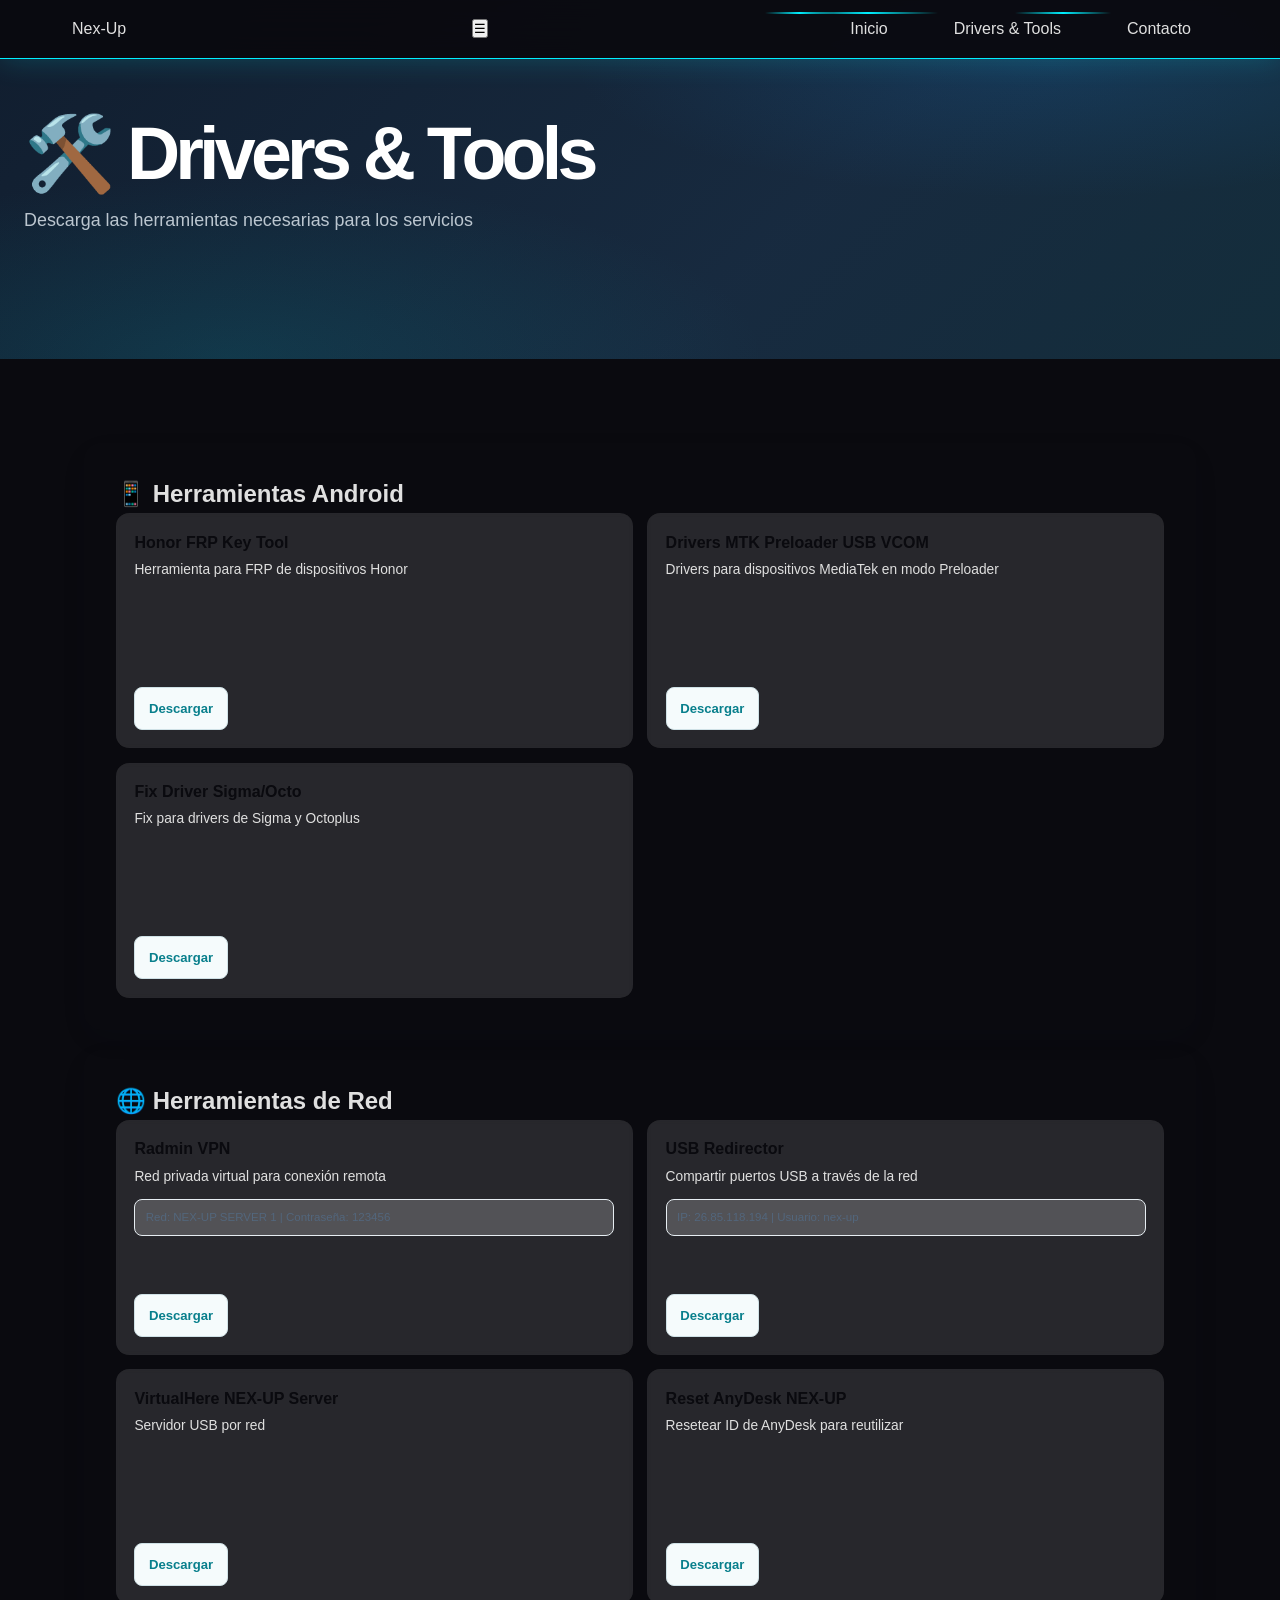
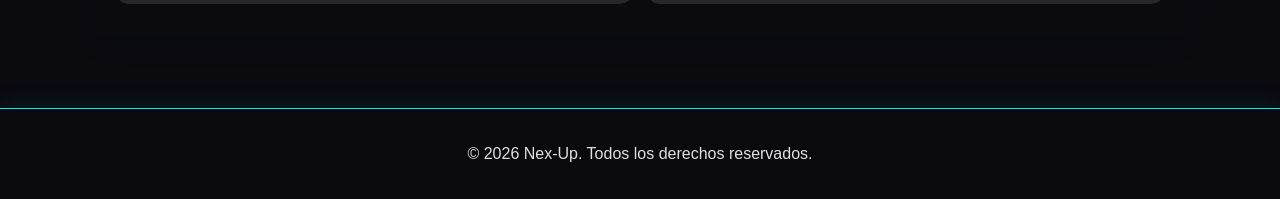
<file: drivers-tools.html>
<!DOCTYPE html>
<html lang="es">
<head>
    <meta charset="UTF-8">
    <meta name="viewport" content="width=device-width, initial-scale=1.0">
    <title>Drivers & Tools | Nex-Up</title>
    <meta name="description" content="Drivers y herramientas para servicios móviles">
    <link rel="stylesheet" href="styles.css">
    <link rel="stylesheet" href="drivers-tools.css">
</head>
<body>
    <header>
        <nav>
            <div class="logo">Nex-Up</div>
            <button class="menu-toggle" onclick="toggleMenu()">☰</button>
            <ul class="nav-links">
                <li><a href="index.html">Inicio</a></li>
                <li><a href="drivers-tools.html" class="active">Drivers & Tools</a></li>
                <li><a href="index.html#contacto">Contacto</a></li>
            </ul>
        </nav>
    </header>

    <main class="main-drivers">
        <section class="drivers-page">
            <div class="drivers-header">
                <h1>🛠️ Drivers & Tools</h1>
                <p>Descarga las herramientas necesarias para los servicios</p>
            </div>

            <div class="drivers-content">
                <div class="drivers-section">
                    <h2>📱 Herramientas Android</h2>
                    <div class="tools-list">
                        <div class="tool-item">
                            <div class="tool-info">
                                <h3>Honor FRP Key Tool</h3>
                                <p>Herramienta para FRP de dispositivos Honor</p>
                            </div>
                            <a href="https://www.mediafire.com/file/g9gcvnvr32htww6/FastbootReader.rar/file" target="_blank" class="download-btn">Descargar</a>
                        </div>

                        <div class="tool-item">
                            <div class="tool-info">
                                <h3>Drivers MTK Preloader USB VCOM</h3>
                                <p>Drivers para dispositivos MediaTek en modo Preloader</p>
                            </div>
                            <a href="https://www.mediafire.com/file/t7vsd7mdm3euzcj/MediaTek_Preloader_USB_VCOM_drivers.rar/file" target="_blank" class="download-btn">Descargar</a>
                        </div>

                        <div class="tool-item">
                            <div class="tool-info">
                                <h3>Fix Driver Sigma/Octo</h3>
                                <p>Fix para drivers de Sigma y Octoplus</p>
                            </div>
                            <a href="https://www.mediafire.com/file/mbi8mj7udqb64ss/FIX+DRIVER+SIGMA_OCTO.rar/file" target="_blank" class="download-btn">Descargar</a>
                        </div>
                    </div>
                </div>

                <div class="drivers-section">
                    <h2>🌐 Herramientas de Red</h2>
                    <div class="tools-list">
                        <div class="tool-item">
                            <div class="tool-info">
                                <h3>Radmin VPN</h3>
                                <p>Red privada virtual para conexión remota</p>
                                <span class="tool-detail">Red: NEX-UP SERVER 1 | Contraseña: 123456</span>
                            </div>
                            <a href="https://download.radmin-vpn.com/download/files/Radmin_VPN_2.0.4899.9.exe" target="_blank" class="download-btn">Descargar</a>
                        </div>

                        <div class="tool-item">
                            <div class="tool-info">
                                <h3>USB Redirector</h3>
                                <p>Compartir puertos USB a través de la red</p>
                                <span class="tool-detail">IP: 26.85.118.194 | Usuario: nex-up</span>
                            </div>
                            <a href="https://www.mediafire.com/file/04ixxx5nik1adn2/USB+REDIRECTOR+1.9.7_NEX-UP.rar/file" target="_blank" class="download-btn">Descargar</a>
                        </div>

                        <div class="tool-item">
                            <div class="tool-info">
                                <h3>VirtualHere NEX-UP Server</h3>
                                <p>Servidor USB por red</p>
                            </div>
                            <a href="https://www.mediafire.com/file/133pus6q7fgmqdi/NEX-UP.rar/file" target="_blank" class="download-btn">Descargar</a>
                        </div>

                        <div class="tool-item">
                            <div class="tool-info">
                                <h3>Reset AnyDesk NEX-UP</h3>
                                <p>Resetear ID de AnyDesk para reutilizar</p>
                            </div>
                            <a href="https://www.mediafire.com/file/m6q25tpbshu2yy4/RESET+ANY+NEX-UP.rar/file" target="_blank" class="download-btn">Descargar</a>
                        </div>
                    </div>
                </div>
            </div>
        </section>
    </main>

    <footer>
        <p>&copy; 2026 Nex-Up. Todos los derechos reservados.</p>
    </footer>

    <script>
        function toggleMenu() {
            document.querySelector('.nav-links').classList.toggle('active');
        }
    </script>
</body>
</html>
</file>
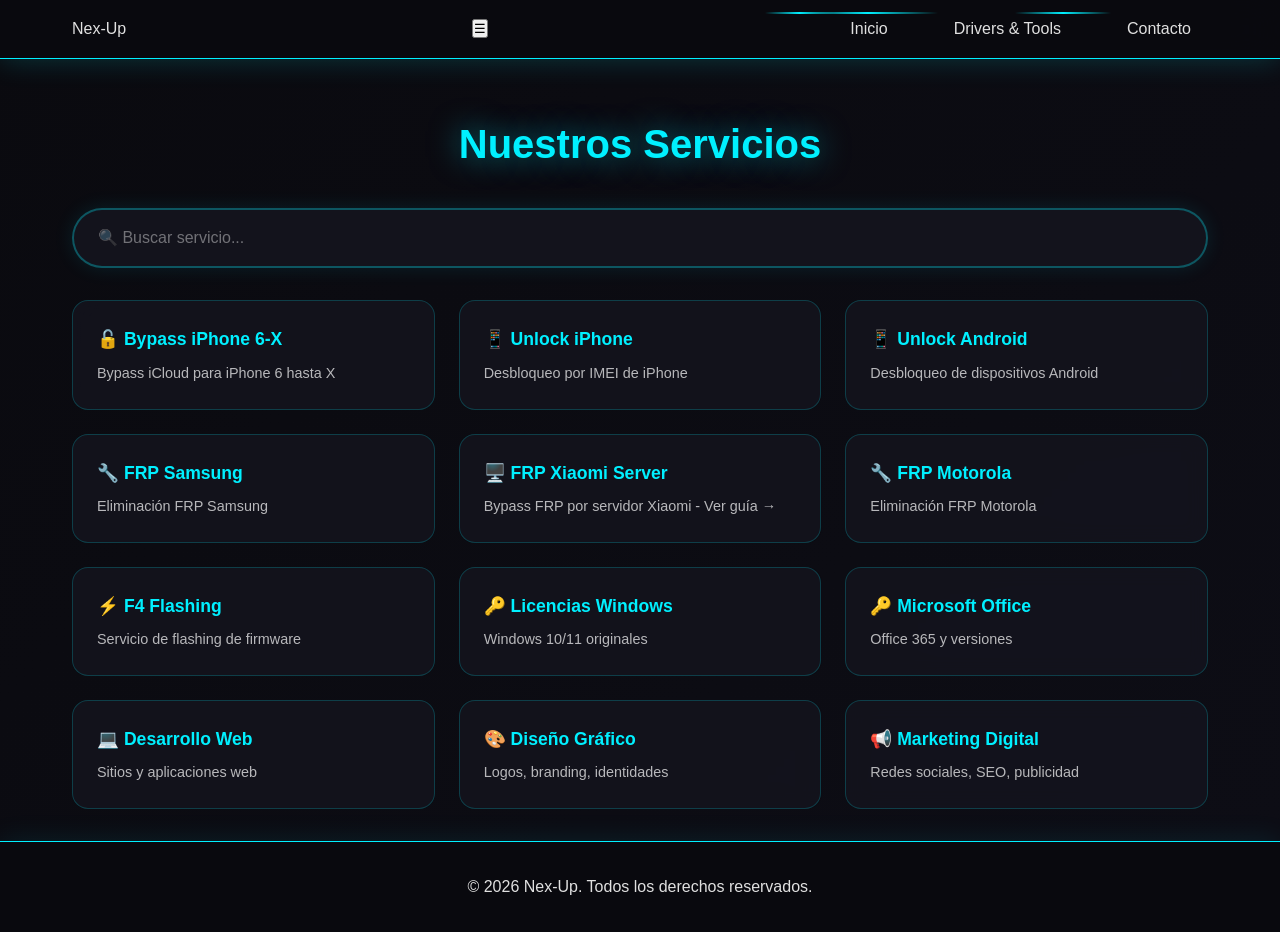
<file: servicios.html>
<!DOCTYPE html>
<html lang="es">
<head>
    <meta charset="UTF-8">
    <meta name="viewport" content="width=device-width, initial-scale=1.0">
    <title>Servicios | Nex-Up</title>
    <meta name="description" content="Lista de servicios disponibles">
    <link rel="stylesheet" href="styles.css">
    <link rel="stylesheet" href="servicios.css">
</head>
<body>
    <header>
        <nav>
            <div class="logo">Nex-Up</div>
            <button class="menu-toggle" onclick="toggleMenu()">☰</button>
            <ul class="nav-links">
                <li><a href="index.html">Inicio</a></li>
                <li><a href="drivers-tools.html">Drivers & Tools</a></li>
                <li><a href="index.html#contacto">Contacto</a></li>
            </ul>
        </nav>
    </header>

    <main class="main-servicios">
        <section class="servicios-page">
            <h1>Nuestros Servicios</h1>
            
            <div class="search-container">
                <input type="text" id="buscar" placeholder="🔍 Buscar servicio..." onkeyup="filtrarServicios()">
            </div>

            <div class="servicios-grid" id="servicios-grid">
                <div class="servicio-card" data-servicio="bypass iphone" onclick="abrirModal('bypass')">
                    <h3>🔓 Bypass iPhone 6-X</h3>
                    <p>Bypass iCloud para iPhone 6 hasta X</p>
                </div>
                
                <div class="servicio-card" data-servicio="unlock iphone" onclick="abrirModal('unlock-iphone')">
                    <h3>📱 Unlock iPhone</h3>
                    <p>Desbloqueo por IMEI de iPhone</p>
                </div>
                
                <div class="servicio-card" data-servicio="unlock android" onclick="abrirModal('unlock-android')">
                    <h3>📱 Unlock Android</h3>
                    <p>Desbloqueo de dispositivos Android</p>
                </div>
                
                <div class="servicio-card" data-servicio="frp samsung" onclick="abrirModal('frp-samsung')">
                    <h3>🔧 FRP Samsung</h3>
                    <p>Eliminación FRP Samsung</p>
                </div>
                
                <div class="servicio-card" data-servicio="frp xiaomi server" onclick="window.location.href='frp-xiaomi.html'">
                    <h3>🖥️ FRP Xiaomi Server</h3>
                    <p>Bypass FRP por servidor Xiaomi - Ver guía →</p>
                </div>
                
                <div class="servicio-card" data-servicio="frp motorola" onclick="abrirModal('frp-motorola')">
                    <h3>🔧 FRP Motorola</h3>
                    <p>Eliminación FRP Motorola</p>
                </div>
                
                <div class="servicio-card" data-servicio="f4 flashing" onclick="abrirModal('f4')">
                    <h3>⚡ F4 Flashing</h3>
                    <p>Servicio de flashing de firmware</p>
                </div>
                
                <div class="servicio-card" data-servicio="licencias windows" onclick="abrirModal('lic-windows')">
                    <h3>🔑 Licencias Windows</h3>
                    <p>Windows 10/11 originales</p>
                </div>
                
                <div class="servicio-card" data-servicio="licencias office" onclick="abrirModal('lic-office')">
                    <h3>🔑 Microsoft Office</h3>
                    <p>Office 365 y versiones</p>
                </div>
                
                <div class="servicio-card" data-servicio="desarrollo web" onclick="abrirModal('desarrollo-web')">
                    <h3>💻 Desarrollo Web</h3>
                    <p>Sitios y aplicaciones web</p>
                </div>
                
                <div class="servicio-card" data-servicio="diseno grafico" onclick="abrirModal('diseno')">
                    <h3>🎨 Diseño Gráfico</h3>
                    <p>Logos, branding, identidades</p>
                </div>
                
                <div class="servicio-card" data-servicio="marketing digital" onclick="abrirModal('marketing')">
                    <h3>📢 Marketing Digital</h3>
                    <p>Redes sociales, SEO, publicidad</p>
                </div>
            </div>
        </section>
    </main>

    <div id="modal" class="modal" onclick="cerrarModal(event)">
        <div class="modal-content">
            <span class="close" onclick="cerrarModalBtn()">&times;</span>
            <div id="modal-body"></div>
        </div>
    </div>

    <footer>
        <p>&copy; 2026 Nex-Up. Todos los derechos reservados.</p>
    </footer>

    <script>
        function toggleMenu() {
            document.querySelector('.nav-links').classList.toggle('active');
        }
        
        const servicios = {
            'bypass': {
                titulo: '🔓 Bypass iPhone 6-X',
                descripcion: 'Servicio de bypass para iPhone 6, 6s, 7, 7 Plus, 8, 8 Plus y X',
                requisitos: [
                    'Equipo con iOS válido para el método',
                    'IMEI no reportado como robado',
                    'Cuenta iCloud del cliente (si es Hello)',
                    'Equipo no dañado físicamente'
                ],
                precios: {
                    'Hello (Sin señal)': { usdt: '25-50', mxn: '450-950', gtq: '250-500' },
                    'Desactivado/Passcode (Con señal)': { usdt: '30-60', mxn: '550-1100', gtq: '300-600' }
                },
                tiempo: '24-72 horas',
                nota: 'El bypass elimina el bloqueo de iCloud. El equipo quedará funcional pero sin iCloud original.'
            },
            'unlock-iphone': {
                titulo: '📱 Unlock iPhone',
                descripcion: 'Desbloqueo por IMEI para usar con cualquier operador',
                requisitos: [
                    'IMEI del dispositivo',
                    'Equipo no reportado como robado',
                    'Saldo pendiente con operador actual',
                    'Esperar 60 días después del último cambio'
                ],
                precios: {
                    'Por IMEI': { usdt: '15-80', mxn: '300-1500', gtq: '150-800' }
                },
                tiempo: '1-7 días',
                nota: 'El unlock es permanente y funciona con actualizaciones.'
            },
            'unlock-android': {
                titulo: '📱 Unlock Android',
                descripcion: 'Desbloqueo de dispositivos Android por código o servidor',
                requisitos: [
                    'Modelo y operador del equipo',
                    'IMEI del dispositivo',
                    'No tener contrato pendiente'
                ],
                precios: {
                    'Por código': { usdt: '10-30', mxn: '200-550', gtq: '100-300' }
                },
                tiempo: '1-3 días',
                nota: 'El unlock permite usar cualquier SIM.'
            },
            'frp-samsung': {
                titulo: '🔧 FRP Samsung',
                descripcion: 'Eliminación del bloqueo FRP (Factory Reset Protection)',
                requisitos: [
                    'Modelo Samsung',
                    'Cuenta Google original del cliente',
                    'Equipo no dañado por agua'
                ],
                precios: {
                    'Por modelo': { usdt: '10-25', mxn: '200-450', gtq: '100-250' }
                },
                tiempo: '1-2 horas',
                nota: 'El FRP se activa tras resetear el equipo sin desconectar la cuenta Google.'
            },
            'frp-motorola': {
                titulo: '🔧 FRP Motorola',
                descripcion: 'Eliminación FRP para dispositivos Motorola',
                requisitos: [
                    'Modelo Motorola',
                    'Cuenta Google del cliente',
                    'Bootloader desbloqueado (algunos modelos)'
                ],
                precios: {
                    'Por modelo': { usdt: '10-20', mxn: '200-400', gtq: '100-200' }
                },
                tiempo: '1-3 horas',
                nota: 'Algunos modelos requieren desbloquear bootloader.'
            },
            'f4': {
                titulo: '⚡ F4 Flashing',
                descripcion: 'Servicio de flasheo de firmware y reparación de software',
                requisitos: [
                    'Modelo del dispositivo',
                    'Firmware original o saber versión',
                    'Equipo en modo download o fastboot'
                ],
                precios: {
                    'Flasheo básico': { usdt: '10-25', mxn: '200-450', gtq: '100-250' },
                    'Flasheo avanzado': { usdt: '25-50', mxn: '450-950', gtq: '250-500' }
                },
                tiempo: '1-4 horas',
                nota: 'El flashing repara software corrupto o downgrada firmware.'
            },
            'lic-windows': {
                titulo: '🔑 Licencias Windows',
                descripcion: 'Licencias originales Windows 10 y 11',
                requisitos: [
                    'PC con Windows instalado',
                    'Saber versión requerida'
                ],
                precios: {
                    'Windows 10': { usdt: '10', mxn: '180', gtq: '100' },
                    'Windows 11': { usdt: '15', mxn: '270', gtq: '150' }
                },
                tiempo: 'Inmediato',
                nota: 'Licencia digital, se activa en tu PC.'
            },
            'lic-office': {
                titulo: '🔑 Microsoft Office',
                descripcion: 'Licencias Office 365 y permanentes',
                requisitos: [
                    'Cuenta Microsoft (para 365)',
                    'PC con Windows o Mac'
                ],
                precios: {
                    'Office 365 (1 año)': { usdt: '25', mxn: '450', gtq: '250' },
                    'Office 2021': { usdt: '40', mxn: '720', gtq: '400' }
                },
                tiempo: 'Inmediato',
                nota: 'Office 365 incluye 1TB OneDrive.'
            },
            'desarrollo-web': {
                titulo: '💻 Desarrollo Web',
                descripcion: 'Sitios web, tiendas online y aplicaciones web',
                requisitos: [
                    'Brief del proyecto',
                    'Contenido listo (textos, imágenes)',
                    'Dominio y hosting (opcional)'
                ],
                precios: {
                    'Landing page': { usdt: '100-300', mxn: '1800-5400', gtq: '1000-3000' },
                    'Sitio web': { usdt: '300-800', mxn: '5400-14400', gtq: '3000-8000' },
                    'E-commerce': { usdt: '500-2000', mxn: '9000-36000', gtq: '5000-20000' }
                },
                tiempo: '1-4 semanas',
                nota: 'Incluye diseño responsive y SEO básico.'
            },
            'diseno': {
                titulo: '🎨 Diseño Gráfico',
                descripcion: 'Logos, branding, flyers, presentaciones',
                requisitos: [
                    'Brief del proyecto',
                    'Preferencias de colores y estilo',
                    'Referencias (opcional)'
                ],
                precios: {
                    'Logo': { usdt: '30-100', mxn: '540-1800', gtq: '300-1000' },
                    'Flyer': { usdt: '15-40', mxn: '270-720', gtq: '150-400' },
                    'Branding': { usdt: '100-300', mxn: '1800-5400', gtq: '1000-3000' }
                },
                tiempo: '1-5 días',
                nota: 'Incluye 2-3 revisiones.'
            },
            'marketing': {
                titulo: '📢 Marketing Digital',
                descripcion: 'Gestión de redes sociales, SEO y publicidad',
                requisitos: [
                    'Accesos a redes sociales',
                    'Objetivos de la campaña',
                    'Presupuesto publicitario'
                ],
                precios: {
                    'Gestión mensual': { usdt: '150-400', mxn: '2700-7200', gtq: '1500-4000' },
                    'Campaña puntual': { usdt: '50-200', mxn: '900-3600', gtq: '500-2000' }
                },
                tiempo: 'Mensual o por proyecto',
                nota: 'Informes mensuales de métricas.'
            }
        };

        function abrirModal(servicio) {
            const s = servicios[servicio];
            const modal = document.getElementById('modal');
            const body = document.getElementById('modal-body');
            
            let html = `<h2>${s.titulo}</h2>
                <p class="modal-desc">${s.descripcion}</p>
                
                <h3>📋 Requisitos</h3>
                <ul class="modal-list">
                    ${s.requisitos.map(r => `<li>${r}</li>`).join('')}
                </ul>
                
                <h3>💰 Precios</h3>
                <div class="precios-modal">`;
            
            for (const [tipo, precio] of Object.entries(s.precios)) {
                html += `<div class="precio-item">
                    <span class="precio-tipo">${tipo}</span>
                    <div class="precios-div">
                        <span>USDT: <strong>$${precio.usdt}</strong></span>
                        <span>MXN: <strong>$${precio.mxn}</strong></span>
                        <span>GTQ: <strong>Q${precio.gtq}</strong></span>
                    </div>
                </div>`;
            }
            
            html += `</div>
                <p class="modal-tiempo">⏱️ Tiempo estimado: ${s.tiempo}</p>
                <p class="modal-nota">📝 ${s.nota}</p>
                <a href="https://wa.me/50212345678" target="_blank" class="btn-whatsapp">Contactar por WhatsApp</a>`;
            
            body.innerHTML = html;
            modal.style.display = 'flex';
        }

        function cerrarModal(e) {
            if (e.target.id === 'modal') {
                document.getElementById('modal').style.display = 'none';
            }
        }

        function cerrarModalBtn() {
            document.getElementById('modal').style.display = 'none';
        }

        function filtrarServicios() {
            const input = document.getElementById('buscar').value.toLowerCase();
            const cards = document.querySelectorAll('.servicio-card');
            
            cards.forEach(card => {
                const texto = card.getAttribute('data-servicio');
                if (texto.includes(input)) {
                    card.style.display = 'block';
                } else {
                    card.style.display = 'none';
                }
            });
        }
    </script>
</body>
</html>
</file>
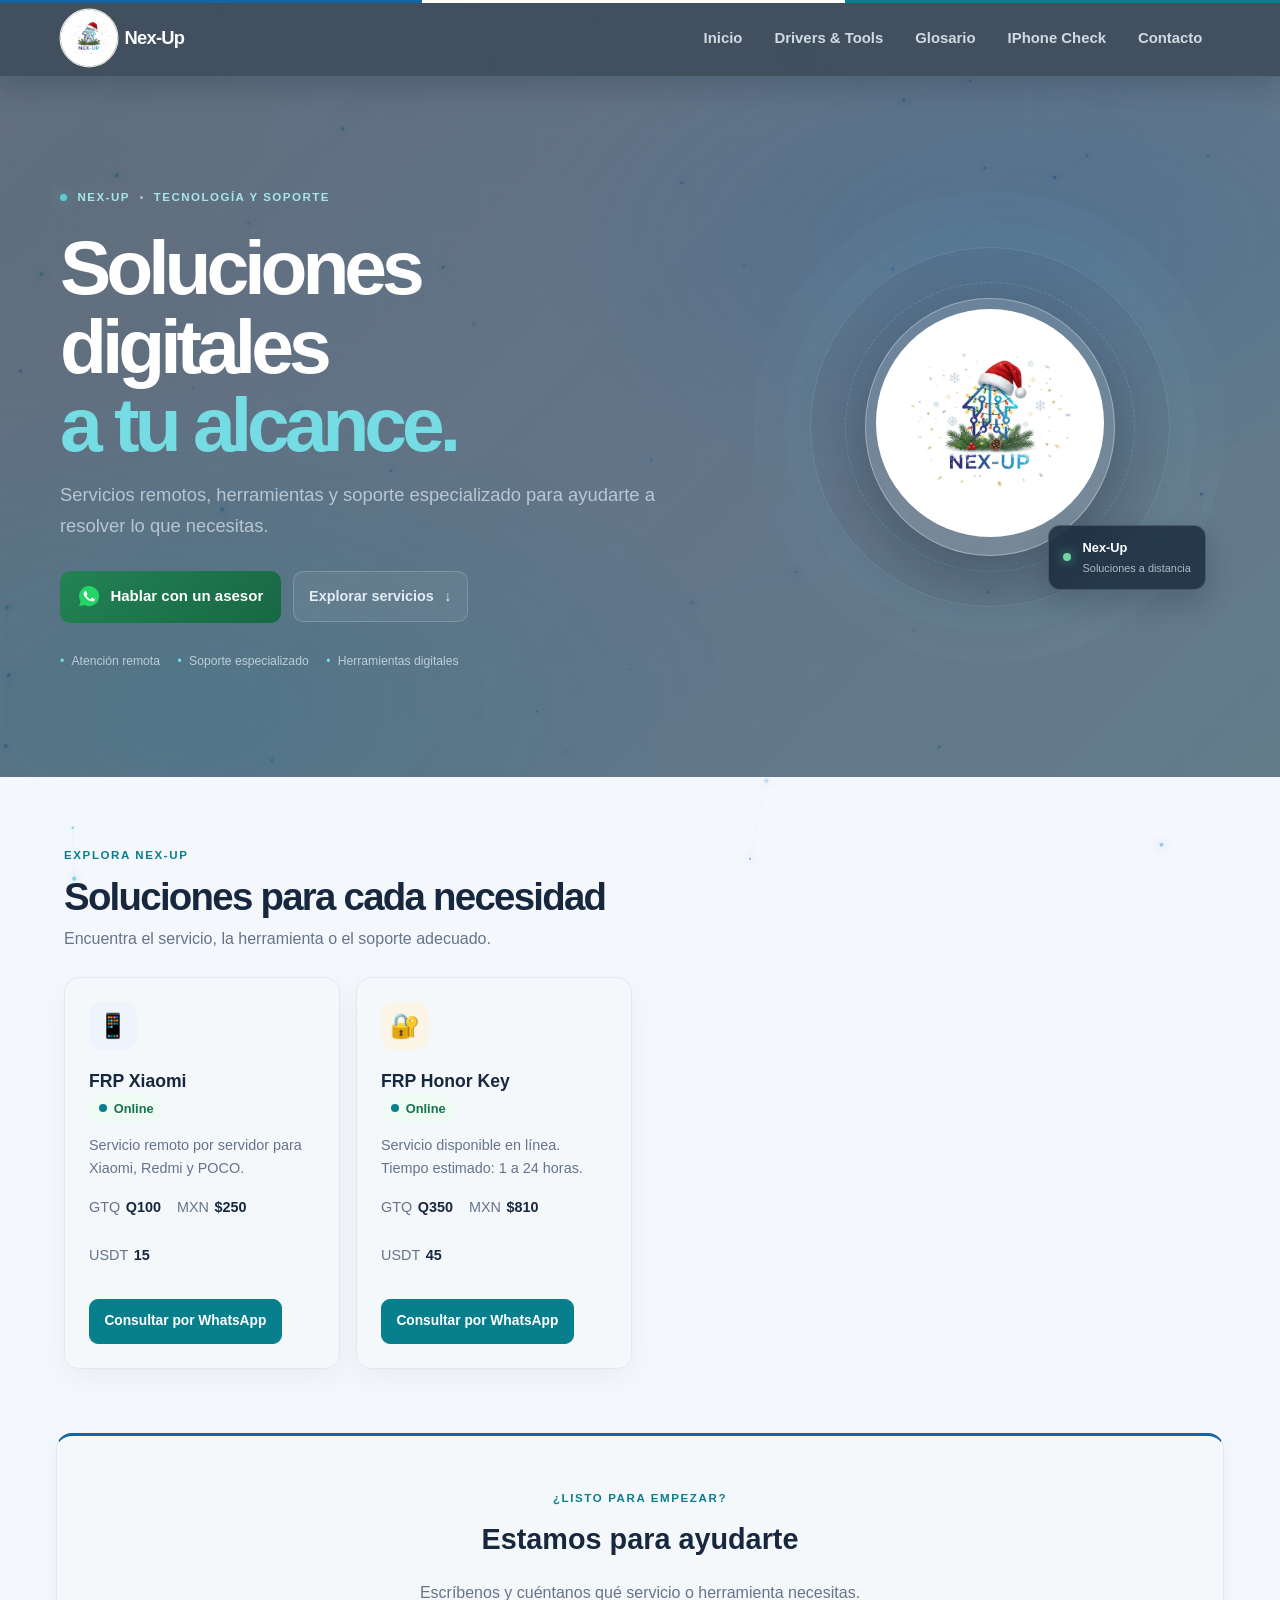
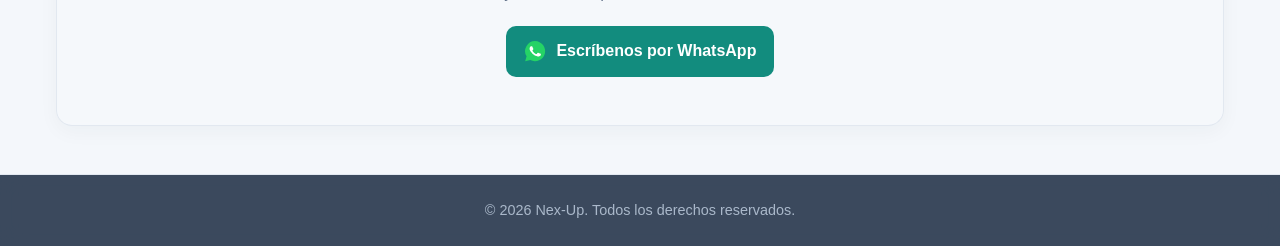
<file: servicios/frp-xiaomi.html>
<!DOCTYPE html>
<html lang="es">
<head>
    <meta charset="UTF-8">
    <meta name="viewport" content="width=device-width, initial-scale=1.0">
    <title>FRP Xiaomi Server | Nex-Up</title>
    <meta name="description" content="FRP Xiaomi Server - Bypass por servidor">
    <link rel="icon" href="/images/logo-navidad.jpg" type="image/jpeg">
    <link rel="canonical" href="https://nex-up.online/servicios/frp-xiaomi.html">
    <meta property="og:type" content="website">
    <meta property="og:site_name" content="Nex-Up">
    <meta property="og:title" content="FRP Xiaomi Server | Nex-Up">
    <meta property="og:description" content="FRP Xiaomi Server - Bypass por servidor">
    <meta property="og:url" content="https://nex-up.online/servicios/frp-xiaomi.html">
    <meta property="og:image" content="https://nex-up.online/images/logo-navidad.jpg">
    <meta property="og:image:alt" content="Logo de Nex-Up">
    <meta name="twitter:card" content="summary_large_image">
    <meta name="twitter:title" content="FRP Xiaomi Server | Nex-Up">
    <meta name="twitter:description" content="FRP Xiaomi Server - Bypass por servidor">
    <meta name="twitter:image" content="https://nex-up.online/images/logo-navidad.jpg">
    <meta name="twitter:image:alt" content="Logo de Nex-Up">
    <link rel="stylesheet" href="../styles.css">
    <link rel="stylesheet" href="../frp-xiaomi.css">
    <link rel="stylesheet" href="../professional.css">
    <link rel="stylesheet" href="../holiday.css">
    <script src="../site-config.js"></script>
    <script src="../site-access.js"></script>
    <script src="../particles.js" defer></script>
</head>
<body>
    <header>
        <nav>
            <a class="logo" href="../" aria-label="Nex-Up, inicio"><img src="../images/logo-navidad.jpg" alt="Logo navideño de Nex-Up" class="logo-img"><span class="logo-text">Nex-Up</span></a>
            <button class="menu-toggle" onclick="toggleMenu()">☰</button>
            <ul class="nav-links">
                <li><a href="../">Inicio</a></li>
                <li><a href="./" class="active" data-page-link="services">Servicios</a></li>
                <li><a href="../drivers/">Drivers & Tools</a></li>
                <li><a href="../renta-tools/" data-page-link="rentalTools">Renta Tools</a></li>
                <li><a href="../glosario/">Glosario</a></li>
                <li><a href="../iphone-carrier/">IPhone Check</a></li>
                <li><a href="../index.html#contacto">Contacto</a></li>
            </ul>
        </nav>
    </header>

    <main class="main-servicios">
        <section class="frp-page">
            <div class="frp-header">
                <a href="./" class="back-btn">← Volver</a>
                <h1>🖥️ FRP Xiaomi Server</h1>
                <p>Bypass FRP por método de servidor Xiaomi</p>
                <div class="status-indicator">
                    <span class="status-dot online"></span>
                    <span class="status-text">Servidor Online</span>
                </div>
            </div>

            <div class="frp-content">
                <div class="frp-section">
                    <h2>📋 Requisitos Previos</h2>
                    <ul class="frp-list">
                        <li>Dispositivo Xiaomi/Redmi/Poco</li>
                        <li>Entrar en Modo Sideload (Recovery)</li>
                        <li>Cable USB en buen estado (puerto estable)</li>
                        <li>Batería suficiente (mínimo 50%)</li>
                        <li>Cuenta Mi del cliente (para desvincular)</li>
                        <li>Radmin VPN instalado y conectado</li>
                        <li>USB Redirector instalado</li>
                    </ul>
                </div>

                <div class="frp-section tools-section">
                    <h2>🛠️ Herramientas Necesarias</h2>
                    <div class="tools-grid">
                        <div class="tool-card">
                            <div class="tool-icon">🌐</div>
                            <h3>Radmin VPN</h3>
                            <p>Red: <strong>NEX-UP SERVER 1</strong></p>
                            <p>Contraseña: <strong>123456</strong></p>
                            <a href="../drivers/" class="tool-link">Ir a descargas</a>
                        </div>
                        <div class="tool-card">
                            <div class="tool-icon">🔌</div>
                            <h3>USB Redirector</h3>
                            <p>IP del servidor: <strong>26.85.118.194</strong></p>
                            <p>Usuario: <strong>nex-up</strong></p>
                            <a href="../drivers/" class="tool-link">Ir a descargas</a>
                        </div>
                    </div>
                </div>

                <div class="frp-section">
                    <h2>📱 Modo Sideload Xiaomi</h2>
                    <div class="step">
                        <p class="step-title">Paso 1: Apaga completamente el dispositivo</p>
                        <p>Asegúrate de que el equipo esté completamente apagado.</p>
                    </div>
                    <div class="step">
                        <p class="step-title">Paso 2: Presiona Power + Volumen Arriba</p>
                        <p>Mantén presionados simultáneamente <strong>Power + Volumen Arriba (+)</strong> hasta que aparezca el menú recovery.</p>
                    </div>
                    <div class="image-container">
                        <img src="../images/sideload-menu.svg" alt="Menu Recovery Xiaomi" onerror="this.parentElement.innerHTML='<div class=\'image-placeholder\'>📷 Agregar imagen: sideload-menu.svg</div>'">
                    </div>
                    <div class="step">
                        <p class="step-title">Paso 3: Seleccionar "Connect with MiAssistant"</p>
                        <p>Usa los botones de volumen para navegar y el power para seleccionar.</p>
                    </div>
                    <div class="step">
                        <p class="step-title">Paso 4: Conecta el USB</p>
                        <p>Conecta el cable USB a la PC después de seleccionar MiAssistant.</p>
                    </div>
                    <div class="image-container">
                        <img src="../images/miassistant-connect.svg" alt="MiAssistant Connected" onerror="this.parentElement.innerHTML='<div class=\'image-placeholder\'>📷 Agregar imagen: miassistant-connect.svg</div>'">
                    </div>
                </div>

                <div class="frp-section">
                    <h2>🔗 Conexión al Servidor</h2>
                    <div class="step">
                        <p class="step-title">Paso 1: Conectar Radmin VPN</p>
                        <p>Abre Radmin VPN yúnete a la red <strong>NEX-UP SERVER 1</strong> con contraseña <strong>123456</strong></p>
                    </div>
                    <div class="image-container">
                        <img src="../images/radmin-vpn.svg" alt="Radmin VPN" onerror="this.parentElement.innerHTML='<div class=\'image-placeholder\'>📷 Agregar imagen: radmin-vpn.svg</div>'">
                    </div>
                    <div class="step">
                        <p class="step-title">Paso 2: Abrir USB Redirector</p>
                        <p>Abre USB Redirector e ingresa la IP <strong>26.85.118.194</strong> o copia la del usuario nex-up.</p>
                    </div>
                    <div class="image-container">
                        <img src="../images/usb-redirector.svg" alt="USB Redirector" onerror="this.parentElement.innerHTML='<div class=\'image-placeholder\'>📷 Agregar imagen: usb-redirector.svg</div>'">
                    </div>
                    <div class="step">
                        <p class="step-title">Paso 3: Conectar dispositivo en Sideload</p>
                        <p>Conecta tu Xiaomi en modo sideload. El servidor detectará el dispositivo.</p>
                    </div>
                    <div class="image-container">
                        <img src="../images/device-connected.svg" alt="Dispositivo Conectado" onerror="this.parentElement.innerHTML='<div class=\'image-placeholder\'>📷 Agregar imagen: device-connected.svg</div>'">
                    </div>
                    <div class="step">
                        <p class="step-title">Paso 4: Notificar al técnico</p>
                        <p>Una vez el dispositivo esté conectado, notifica a nuestro técnico para proceder con el bypass.</p>
                    </div>
                </div>

                <div class="frp-section">
                    <h2>📱 Modelos Soportados</h2>
                    <div class="modelos-grid">
                        <div class="modelo-item">Xiaomi Mi 9</div>
                        <div class="modelo-item">Xiaomi Mi 10</div>
                        <div class="modelo-item">Xiaomi Mi 11</div>
                        <div class="modelo-item">Redmi Note 8</div>
                        <div class="modelo-item">Redmi Note 9</div>
                        <div class="modelo-item">Redmi Note 10</div>
                        <div class="modelo-item">Redmi Note 11</div>
                        <div class="modelo-item">Redmi 9</div>
                        <div class="modelo-item">Redmi 10</div>
                        <div class="modelo-item">Poco X3</div>
                        <div class="modelo-item">Poco X4</div>
                        <div class="modelo-item">Poco F3</div>
                    </div>
                </div>

                <div class="frp-section">
                    <h2>💰 Precios del Servicio</h2>
                    <div class="precios-frp">
                        <div class="precio-card">
                            <span class="moneda">USDT</span>
                            <span class="monto">$15 USDT</span>
                        </div>
                        <div class="precio-card">
                            <span class="moneda">GTQ</span>
                            <span class="monto">Q100</span>
                        </div>
                        <div class="precio-card">
                            <span class="moneda">MXN</span>
                            <span class="monto">$270</span>
                        </div>
                    </div>
                </div>

                <div class="frp-section">
                    <h2>⚠️ Notas Importantes</h2>
                    <ul class="frp-list">
                        <li>El proceso borra todos los datos del dispositivo</li>
                        <li>Se necesita la cuenta Mi del cliente para configurar después del bypass</li>
                        <li>Batería mínima del 50% para evitar problemas</li>
                        <li>Usar cable USB en buen estado</li>
                        <li>No desconectar durante el proceso</li>
                    </ul>
                </div>

                <div class="frp-section contact-section">
                    <a href="https://wa.me/message/V5T4ZDPIF2IBI1" target="_blank" class="btn-whatsapp">Notificar cuando esté conectado</a>
                </div>
            </div>
        </section>
    </main>

    <footer>
        <p>&copy; 2026 Nex-Up. Todos los derechos reservados.</p>
    </footer>

    <script>
        function toggleMenu() {
            document.querySelector('.nav-links').classList.toggle('active');
        }
    </script>
</body>
</html>
</file>
<file: styles.css>
* {
    margin: 0;
    padding: 0;
    box-sizing: border-box;
}

:root {
    --primary: #00f0ff;
    --secondary: #7b2dff;
    --accent: #ff00aa;
    --dark: #0a0a0f;
    --light: #12121a;
    --white: #e0e0e0;
    --glow-primary: 0 0 20px rgba(0, 240, 255, 0.5);
    --glow-secondary: 0 0 20px rgba(123, 45, 255, 0.5);
    --glow-accent: 0 0 20px rgba(255, 0, 170, 0.5);
}

body {
    font-family: 'Segoe UI', 'Roboto', sans-serif;
    line-height: 1.6;
    color: var(--white);
    background: var(--dark);
    overflow-x: hidden;
}

@keyframes fadeIn {
    from { opacity: 0; transform: translateY(20px); }
    to { opacity: 1; transform: translateY(0); }
}

@keyframes glow {
    0%, 100% { box-shadow: 0 0 20px rgba(0, 240, 255, 0.3); }
    50% { box-shadow: 0 0 40px rgba(0, 240, 255, 0.8), 0 0 60px rgba(123, 45, 255, 0.4); }
}

@keyframes borderGlow {
    0%, 100% { border-color: var(--primary); }
    50% { border-color: var(--secondary); }
}

@keyframes scanline {
    0% { transform: translateY(-100%); }
    100% { transform: translateY(100%); }
}

@keyframes float {
    0%, 100% { transform: translateY(0); }
    50% { transform: translateY(-10px); }
}

@keyframes pulse {
    0%, 100% { opacity: 1; }
    50% { opacity: 0.5; }
}

header {
    background: rgba(10, 10, 15, 0.95);
    backdrop-filter: blur(20px);
    border-bottom: 1px solid var(--primary);
    box-shadow: 0 0 30px rgba(0, 240, 255, 0.2);
    position: fixed;
    width: 100%;
    top: 0;
    z-index: 100;
    animation: fadeIn 0.8s ease-out;
}

nav {
    max-width: 1200px;
    margin: 0 auto;
    padding: 1rem 2rem;
    display: flex;
    justify-content: space-between;
    align-items: center;
    position: relative;
}

.logo {
    display: flex;
    align-items: center;
}

.logo-img {
    height: 50px;
    width: auto;
}

.logo-text {
    font-size: 1.8rem;
    font-weight: bold;
    background: linear-gradient(90deg, var(--primary), var(--secondary), var(--accent));
    -webkit-background-clip: text;
    -webkit-text-fill-color: transparent;
    background-clip: text;
    text-shadow: 0 0 30px rgba(0, 240, 255, 0.5);
    animation: glow 3s infinite;
}

@media (max-width: 768px) {
    .logo-img {
        height: 40px;
    }
}

.nav-links {
    list-style: none;
    display: flex;
    gap: 2rem;
}

.nav-links a {
    text-decoration: none;
    color: var(--white);
    font-weight: 500;
    padding: 0.5rem 1rem;
    border: 1px solid transparent;
    border-radius: 4px;
    transition: all 0.3s ease;
    position: relative;
    overflow: hidden;
}

.nav-links a::before {
    content: '';
    position: absolute;
    top: 0;
    left: -100%;
    width: 100%;
    height: 2px;
    background: linear-gradient(90deg, transparent, var(--primary), transparent);
    transition: left 0.3s;
}

.nav-links a:hover::before {
    left: 100%;
}

.nav-links a:hover {
    color: var(--primary);
    border-color: var(--primary);
    box-shadow: var(--glow-primary);
    text-shadow: 0 0 10px var(--primary);
}

main {
    padding-top: 80px;
}

.hero {
    background: linear-gradient(135deg, var(--dark) 0%, #1a1a2e 50%, var(--dark) 100%);
    text-align: center;
    padding: 6rem 2rem;
    position: relative;
    overflow: hidden;
}

.hero::before {
    content: '';
    position: absolute;
    top: 0;
    left: 0;
    right: 0;
    bottom: 0;
    background: 
        radial-gradient(circle at 20% 50%, rgba(0, 240, 255, 0.1) 0%, transparent 50%),
        radial-gradient(circle at 80% 50%, rgba(123, 45, 255, 0.1) 0%, transparent 50%);
    pointer-events: none;
}

.hero::after {
    content: '';
    position: absolute;
    top: 0;
    left: 0;
    right: 0;
    height: 2px;
    background: linear-gradient(90deg, transparent, var(--primary), var(--secondary), var(--accent), transparent);
    animation: scanline 3s linear infinite;
}

.hero h1 {
    font-size: 3rem;
    margin-bottom: 1rem;
    background: linear-gradient(90deg, var(--primary), var(--white), var(--secondary));
    -webkit-background-clip: text;
    -webkit-text-fill-color: transparent;
    background-clip: text;
    animation: fadeIn 1s ease-out;
    position: relative;
}

.hero p {
    font-size: 1.2rem;
    opacity: 0.8;
    animation: fadeIn 1s ease-out 0.2s backwards;
}

.btn-primary {
    display: inline-block;
    background: transparent;
    color: var(--primary);
    padding: 1rem 2.5rem;
    text-decoration: none;
    font-weight: 600;
    border: 2px solid var(--primary);
    border-radius: 50px;
    margin-top: 2rem;
    transition: all 0.3s ease;
    animation: fadeIn 1s ease-out 0.4s backwards;
    position: relative;
    overflow: hidden;
}

.btn-primary::before {
    content: '';
    position: absolute;
    top: 0;
    left: -100%;
    width: 100%;
    height: 100%;
    background: linear-gradient(90deg, transparent, rgba(0, 240, 255, 0.3), transparent);
    transition: left 0.5s;
}

.btn-primary:hover::before {
    left: 100%;
}

.btn-primary:hover {
    background: var(--primary);
    color: var(--dark);
    box-shadow: var(--glow-primary), 0 0 40px rgba(0, 240, 255, 0.3);
    transform: scale(1.05);
}

.btn-whatsapp-hero {
    display: inline-block;
    background: linear-gradient(135deg, #25D366, #128C7E);
    color: var(--white);
    padding: 1rem 2.5rem;
    text-decoration: none;
    font-weight: 600;
    border-radius: 50px;
    margin-top: 2rem;
    transition: all 0.3s ease;
    animation: fadeIn 1s ease-out 0.4s backwards;
    box-shadow: 0 0 20px rgba(37, 211, 102, 0.3);
    font-size: 1.1rem;
}

.btn-whatsapp-hero:hover {
    transform: scale(1.05);
    box-shadow: 0 0 30px rgba(37, 211, 102, 0.5);
}

.features {
    max-width: 1200px;
    margin: 0 auto;
    padding: 4rem 2rem;
    display: grid;
    grid-template-columns: repeat(auto-fit, minmax(250px, 1fr));
    gap: 2rem;
}

.feature-card {
    background: rgba(20, 20, 30, 0.8);
    backdrop-filter: blur(10px);
    padding: 2rem;
    border-radius: 16px;
    text-align: center;
    border: 1px solid rgba(0, 240, 255, 0.2);
    transition: all 0.4s ease;
    animation: fadeIn 0.8s ease-out backwards;
    position: relative;
    overflow: hidden;
}

.feature-card::before {
    content: '';
    position: absolute;
    top: -50%;
    left: -50%;
    width: 200%;
    height: 200%;
    background: radial-gradient(circle, rgba(0, 240, 255, 0.1) 0%, transparent 70%);
    opacity: 0;
    transition: opacity 0.3s;
}

.feature-card:hover::before {
    opacity: 1;
}

.feature-card:hover {
    transform: translateY(-10px) scale(1.02);
    border-color: var(--primary);
    box-shadow: var(--glow-primary);
}

.feature-icon {
    font-size: 3rem;
    margin-bottom: 1rem;
    display: block;
    animation: float 3s ease-in-out infinite;
}

.feature-card:nth-child(2) .feature-icon { animation-delay: 0.2s; }
.feature-card:nth-child(3) .feature-icon { animation-delay: 0.4s; }
.feature-card:nth-child(4) .feature-icon { animation-delay: 0.6s; }

.feature-card h3 {
    color: var(--primary);
    margin-bottom: 0.5rem;
    font-size: 1.2rem;
}

.feature-card p {
    color: rgba(255, 255, 255, 0.7);
    font-size: 0.9rem;
}

.contacto {
    text-align: center;
    background: rgba(20, 20, 30, 0.8);
    backdrop-filter: blur(10px);
    border-radius: 16px;
    margin: 0 2rem 2rem;
    padding: 3rem 2rem;
    border: 1px solid rgba(0, 240, 255, 0.2);
}

.contacto h2 {
    color: var(--primary);
    margin-bottom: 1rem;
    font-size: 1.8rem;
}

.contacto strong {
    color: var(--accent);
}

footer {
    background: rgba(10, 10, 15, 0.95);
    backdrop-filter: blur(20px);
    color: var(--white);
    text-align: center;
    padding: 2rem;
    border-top: 1px solid var(--primary);
    box-shadow: 0 0 30px rgba(0, 240, 255, 0.1);
}

@media (max-width: 768px) {
    header {
        position: relative;
    }
    
    nav {
        flex-wrap: wrap;
    }
    
    .nav-links {
        display: none;
        position: fixed;
        top: 70px;
        left: 0;
        right: 0;
        background: rgba(10, 10, 15, 0.98);
        backdrop-filter: blur(20px);
        flex-direction: column;
        padding: 1rem;
        gap: 0.5rem;
        border-bottom: 1px solid var(--primary);
        z-index: 99;
    }
    
    .nav-links.active {
        display: flex;
    }
    
    .nav-links a {
        padding: 0.8rem 1rem;
        text-align: center;
        border: 1px solid transparent;
        border-radius: 4px;
    }
    
    .nav-links a:hover {
        border-color: var(--primary);
        background: rgba(0, 240, 255, 0.1);
    }
    
    .menu-toggle {
        display: block;
        background: rgba(0, 240, 255, 0.1);
        border: 1px solid var(--primary);
        color: var(--primary);
        padding: 0.6rem 1rem;
        border-radius: 4px;
        cursor: pointer;
        font-size: 1.2rem;
        line-height: 1;
    }
    
    .menu-toggle:active {
        background: var(--primary);
        color: var(--dark);
    }
    
    .hero {
        padding: 4rem 1rem;
    }
    
    .hero h1 {
        font-size: 1.8rem;
    }
    
    .hero p {
        font-size: 1rem;
    }
    
    .features {
        padding: 2rem 1rem;
        gap: 1rem;
    }
    
    .feature-card {
        padding: 1.5rem;
    }
    
    .feature-icon {
        font-size: 2.5rem;
    }
    
    .contacto {
        margin: 0 1rem 1rem;
        padding: 2rem 1rem;
    }
    
    .contacto h2 {
        font-size: 1.4rem;
    }
    
    .logo {
        font-size: 1.4rem;
    }
}
</file>
<file: professional.css>
:root {
    --primary: #087f8c;
    --secondary: #1565a5;
    --accent: #d59238;
    --dark: #17283e;
    --light: #f3f6fa;
    --white: #f8fafc;
    --glow-primary: 0 8px 24px rgba(8, 127, 140, 0.14);
    --glow-secondary: 0 8px 24px rgba(21, 101, 165, 0.14);
    --glow-accent: 0 8px 24px rgba(213, 146, 56, 0.14);
    --page: #f4f7fb;
    --surface: #ffffff;
    --text: #192b42;
    --muted: #64748b;
    --line: #e2e8f0;
    --shadow: 0 16px 40px rgba(23, 40, 62, 0.08);
}

* {
    box-sizing: border-box;
}

html {
    scroll-behavior: smooth;
    scroll-padding-top: 88px;
}

body {
    color: var(--text);
    background: var(--page);
    font-family: Inter, "Segoe UI", Arial, sans-serif;
    line-height: 1.65;
    overflow-x: hidden;
}

header {
    position: sticky;
    top: 0;
    width: 100%;
    background: rgba(255, 255, 255, 0.96);
    border-bottom: 1px solid var(--line);
    box-shadow: 0 4px 18px rgba(23, 40, 62, 0.05);
    backdrop-filter: blur(16px);
    animation: none;
}

nav {
    max-width: 1200px;
    min-height: 76px;
    padding: 0.75rem 1.5rem;
}

.logo {
    gap: 0.65rem;
    color: var(--dark);
    font-size: 1.35rem;
    font-weight: 750;
    letter-spacing: -0.04em;
    text-decoration: none;
}

.logo-img {
    height: 40px;
    max-width: 170px;
    object-fit: contain;
}

.logo-text {
    color: var(--dark);
    background: none;
    -webkit-text-fill-color: currentColor;
    text-shadow: none;
    animation: none;
}

.nav-links {
    gap: 0.3rem;
}

.nav-links a {
    padding: 0.55rem 0.85rem;
    border: 0;
    border-radius: 8px;
    color: #43536a;
    font-size: 0.93rem;
    font-weight: 600;
    transition: color 0.2s ease, background 0.2s ease;
}

.nav-links a::before {
    display: none;
}

.nav-links a:hover,
.nav-links a.active {
    color: var(--primary);
    background: #eaf5f6;
    border: 0;
    box-shadow: none;
    text-shadow: none;
}

.menu-toggle {
    display: none;
    align-items: center;
    justify-content: center;
    width: 42px;
    height: 42px;
    border: 1px solid var(--line);
    border-radius: 10px;
    color: var(--dark);
    background: var(--surface);
    cursor: pointer;
    font-size: 1.25rem;
}

main {
    padding-top: 0;
}

.hero {
    min-height: 430px;
    display: flex;
    flex-direction: column;
    align-items: center;
    justify-content: center;
    padding: 6rem 1.5rem;
    color: var(--white);
    background:
        radial-gradient(ellipse at 75% 20%, rgba(35, 136, 158, 0.28), transparent 35%),
        linear-gradient(135deg, #14273e, #1d3854 62%, #183e50);
}

.hero::before {
    background:
        linear-gradient(rgba(255, 255, 255, 0.025) 1px, transparent 1px),
        linear-gradient(90deg, rgba(255, 255, 255, 0.025) 1px, transparent 1px);
    background-size: 48px 48px;
    opacity: 0.55;
}

.hero::after {
    display: none;
}

.hero h1 {
    position: relative;
    margin-bottom: 0.7rem;
    color: #fff;
    background: none;
    -webkit-text-fill-color: currentColor;
    font-size: clamp(2.5rem, 6vw, 4.2rem);
    font-weight: 760;
    letter-spacing: -0.055em;
    animation: none;
}

.hero p {
    position: relative;
    max-width: 600px;
    color: rgba(255, 255, 255, 0.78);
    font-size: clamp(1.05rem, 2vw, 1.25rem);
    animation: none;
}

.btn-primary,
.btn-whatsapp-hero,
.btn-whatsapp {
    border-radius: 10px;
    box-shadow: none;
    transition: transform 0.2s ease, background 0.2s ease, box-shadow 0.2s ease;
}

.btn-primary {
    color: #fff;
    background: var(--primary);
    border: 1px solid var(--primary);
}

.btn-primary::before {
    display: none;
}

.btn-primary:hover,
.btn-whatsapp-hero:hover,
.btn-whatsapp:hover {
    transform: translateY(-2px);
    box-shadow: 0 10px 24px rgba(8, 127, 140, 0.2);
}

.btn-whatsapp-hero,
.btn-whatsapp {
    color: #fff;
    background: #12836f;
    font-size: 1rem;
}

.btn-whatsapp-hero {
    display: inline-flex;
    align-items: center;
    justify-content: center;
    gap: 0.6rem;
}

.features {
    max-width: 1200px;
    padding: 4.5rem 1.5rem;
    gap: 1.25rem;
}

.feature-card {
    padding: 1.75rem;
    border: 1px solid var(--line);
    border-radius: 14px;
    color: var(--text);
    background: var(--surface);
    box-shadow: 0 6px 20px rgba(23, 40, 62, 0.04);
    animation: none;
    text-align: left;
}

.feature-card::before,
.feature-icon {
    animation: none;
}

.feature-card::before {
    display: none;
}

.feature-card:hover {
    transform: translateY(-4px);
    border-color: #b7dadd;
    box-shadow: var(--shadow);
}

.feature-icon {
    width: 48px;
    height: 48px;
    display: grid;
    place-items: center;
    margin-bottom: 1.25rem;
    border-radius: 13px;
    color: var(--primary);
    background: #eaf5f6;
    font-size: 1.65rem;
}

.feature-card h3 {
    margin-bottom: 0.5rem;
    color: var(--dark);
    font-size: 1.1rem;
}

.feature-card p {
    color: var(--muted);
}

.service-status {
    display: flex;
    width: max-content;
    align-items: center;
    gap: 0.45rem;
    margin-bottom: 0.75rem;
    padding: 0.25rem 0.6rem;
    border-radius: 999px;
    color: #14744e;
    background: #effaf5;
    font-size: 0.8rem;
    font-weight: 700;
}

.service-status .status-dot {
    width: 8px;
    height: 8px;
    border-radius: 50%;
}

.service-status .status-dot.online {
    animation: online-pulse 1.6s ease-in-out infinite;
}

@keyframes online-pulse {
    0%,
    100% {
        box-shadow: 0 0 0 0 rgba(35, 130, 84, 0.4);
        transform: scale(1);
    }

    50% {
        box-shadow: 0 0 0 5px rgba(35, 130, 84, 0);
        transform: scale(1.15);
    }
}

.service-prices {
    display: flex;
    flex-wrap: wrap;
    gap: 0.55rem 1rem;
    margin: 0.9rem 0 1.1rem;
}

.service-prices p {
    display: flex;
    gap: 0.35rem;
    margin: 0;
    font-size: 0.9rem;
}

.service-prices span {
    color: var(--muted);
}

.service-prices strong {
    color: var(--dark);
}

.service-feature > .btn-primary {
    display: inline-block;
    margin-top: 0.2rem;
    padding: 0.6rem 0.9rem;
    text-decoration: none;
}

.contacto {
    max-width: 1168px;
    margin: 0 auto 3rem;
    padding: 3rem 1.5rem;
    border: 1px solid var(--line);
    border-radius: 16px;
    color: var(--text);
    background: var(--surface);
    box-shadow: 0 6px 20px rgba(23, 40, 62, 0.04);
}

.contacto h2 {
    color: var(--dark);
    font-size: 1.8rem;
}

.contacto p {
    color: var(--muted);
}

.contacto strong {
    color: var(--primary);
}

.contact-whatsapp {
    display: inline-flex;
    align-items: center;
    justify-content: center;
    gap: 0.65rem;
    margin-top: 1rem;
    padding: 0.75rem 1.1rem;
    border-radius: 10px;
    color: #fff;
    background: #128c7e;
    font-weight: 650;
    text-decoration: none;
    transition: transform 0.2s ease, background 0.2s ease, box-shadow 0.2s ease;
}

.contact-whatsapp:hover {
    transform: translateY(-2px);
    background: #0e766b;
    box-shadow: 0 10px 24px rgba(18, 140, 126, 0.2);
}

.whatsapp-icon {
    width: 1.4rem;
    height: 1.4rem;
    flex: 0 0 auto;
}

footer {
    padding: 1.5rem;
    border-top: 1px solid var(--line);
    color: #aab8ca;
    background: var(--dark);
    box-shadow: none;
    font-size: 0.9rem;
}

.main-servicios,
.main-drivers,
.main-renta,
.frp-page {
    min-height: calc(100vh - 140px);
    padding-top: 0;
    background: var(--page);
}

.servicios-page,
.renta-page {
    max-width: 1200px;
    padding: 3.25rem 1.5rem 4rem;
}

.servicios-page h1,
.drivers-header h1,
.renta-header h1,
.frp-header h1 {
    margin-bottom: 0.45rem;
    color: var(--dark);
    text-shadow: none;
    font-size: clamp(2rem, 4vw, 2.7rem);
    font-weight: 740;
    letter-spacing: -0.04em;
    animation: none;
}

.servicios-page > h1 {
    text-align: left;
}

.search-container {
    max-width: 680px;
    margin: 1.25rem 0 2rem;
    animation: none;
}

.search-container input {
    padding: 0.9rem 1.1rem;
    border: 1px solid var(--line);
    border-radius: 10px;
    outline: none;
    color: var(--text);
    background: var(--surface);
    box-shadow: 0 4px 16px rgba(23, 40, 62, 0.04);
}

.search-container input:focus,
.form-group input:focus {
    border-color: var(--primary);
    box-shadow: 0 0 0 3px rgba(8, 127, 140, 0.12);
}

.search-container input::placeholder {
    color: #94a3b8;
}

.servicios-grid {
    grid-template-columns: repeat(auto-fit, minmax(250px, 1fr));
    gap: 1rem;
}

.servicio-card {
    min-height: 138px;
    padding: 1.35rem;
    border: 1px solid var(--line);
    border-radius: 13px;
    color: var(--text);
    background: var(--surface);
    box-shadow: 0 5px 16px rgba(23, 40, 62, 0.035);
    animation: none;
}

.servicio-card:hover {
    transform: translateY(-3px);
    border-color: #b7dadd;
    box-shadow: var(--shadow);
}

.servicio-card h3 {
    color: var(--dark);
    font-size: 1.02rem;
}

.servicio-card p {
    color: var(--muted);
    line-height: 1.55;
}

.drivers-header,
.renta-header,
.frp-header {
    padding: 3.5rem 1.5rem;
    border-bottom: 1px solid var(--line);
    color: var(--text);
    background:
        radial-gradient(ellipse at 80% 10%, rgba(8, 127, 140, 0.08), transparent 38%),
        var(--surface);
    animation: none;
}

.drivers-header::before,
.renta-header::before,
.frp-header::before {
    display: none;
}

.drivers-header p,
.renta-header p,
.frp-header p {
    color: var(--muted);
    opacity: 1;
    animation: none;
}

.drivers-content {
    max-width: 1050px;
    padding: 2rem 1.5rem 4rem;
}

.drivers-section,
.frp-section {
    padding: 1.5rem;
    border: 1px solid var(--line);
    border-radius: 14px;
    background: var(--surface);
    box-shadow: 0 5px 18px rgba(23, 40, 62, 0.035);
    animation: none;
}

.drivers-section:hover,
.frp-section:hover {
    border-color: #d5e0e9;
    box-shadow: 0 8px 24px rgba(23, 40, 62, 0.06);
}

.drivers-section h2,
.frp-section h2 {
    color: var(--dark);
    border-color: var(--line);
}

.frp-list li {
    color: var(--muted);
}

.frp-list li::before {
    color: var(--primary);
}

.tool-item {
    gap: 1rem;
    padding: 1rem;
    border: 1px solid var(--line);
    border-radius: 11px;
    background: #fbfcfe;
    animation: none;
}

.tool-item:hover {
    transform: none;
    border-color: #b7dadd;
    box-shadow: none;
}

.tool-info h3 {
    color: var(--dark);
}

.tool-info p {
    color: var(--muted);
}

.tool-detail {
    color: var(--primary);
}

.download-btn,
.tool-link {
    padding: 0.65rem 1.05rem;
    border: 1px solid var(--primary);
    border-radius: 9px;
    color: #fff;
    background: var(--primary);
    box-shadow: none;
    transition: background 0.2s ease, transform 0.2s ease;
}

.download-btn:hover,
.tool-link:hover {
    transform: translateY(-1px);
    background: #066b75;
    box-shadow: none;
}

.nav-links .active {
    color: var(--primary);
    border: 0;
    box-shadow: none;
}

.renta-page .section-title {
    margin: 2.3rem 0 1.1rem;
    padding-bottom: 0.7rem;
    border-color: var(--line);
    color: var(--dark);
    font-size: 1.35rem;
    font-weight: 700;
}

.live-stream-container {
    margin-bottom: 2rem !important;
    border: 1px solid #d5e0e9;
    box-shadow: var(--shadow) !important;
}

.licencias-grid {
    grid-template-columns: repeat(auto-fill, minmax(190px, 1fr));
    gap: 0.9rem;
}

.licencia-card {
    min-height: 88px;
    display: grid;
    place-items: center;
    padding: 1.25rem;
    border: 1px solid var(--line);
    border-radius: 12px;
    background: var(--surface);
    box-shadow: 0 5px 16px rgba(23, 40, 62, 0.035);
}

.licencia-card:hover {
    transform: translateY(-3px);
    border-color: #b7dadd;
    box-shadow: var(--shadow);
}

.licencia-card.server,
.licencia-card.server:hover {
    border-color: #d9d4eb;
}

.licencia-card h3 {
    color: var(--dark);
}

.modal {
    background: rgba(16, 31, 49, 0.55);
    backdrop-filter: blur(5px);
}

.modal-content {
    padding: 2rem;
    border: 1px solid var(--line);
    border-radius: 16px;
    color: var(--text);
    background: var(--surface);
    box-shadow: 0 24px 70px rgba(17, 34, 54, 0.22);
    animation: none;
}

.modal-content h2 {
    color: var(--dark);
    text-shadow: none;
}

.modal-content h3 {
    color: var(--dark);
}

.modal-desc,
.modal-list li,
.precios-div span {
    color: var(--muted);
}

.modal-list li::before {
    color: var(--primary);
}

.precio-item,
.precios-frp .precio-card {
    border: 1px solid var(--line);
    border-radius: 10px;
    background: #f8fafc;
}

.precio-tipo,
.precios-frp .moneda {
    color: var(--muted);
}

.precioValor,
.precios-frp .monto {
    color: var(--primary);
    text-shadow: none;
}

.precios-div strong {
    color: var(--dark);
}

.modal-tiempo {
    color: var(--primary);
}

.modal-nota {
    border: 1px solid #f1dfbf;
    color: #835918;
    background: #fff9ee;
}

.close {
    color: #64748b;
}

.close:hover {
    color: var(--dark);
}

.form-group label {
    color: var(--text);
}

.form-group input {
    border: 1px solid var(--line);
    border-radius: 9px;
    color: var(--text);
    background: var(--surface);
}

.status-indicator {
    padding: 0.55rem 1rem;
    border: 1px solid #bbebd9;
    border-radius: 9px;
    color: #14744e;
    background: #effaf5;
    animation: none;
}

.status-dot {
    width: 10px;
    height: 10px;
}

.status-dot.online {
    background: #20a36b;
    box-shadow: none;
    animation: none;
}

.status-text {
    color: #14744e;
}

.back-btn {
    padding: 0.55rem 0.9rem;
    border: 1px solid var(--line);
    border-radius: 9px;
    color: var(--text);
    background: #fff;
}

.back-btn:hover {
    color: var(--primary);
    background: #eaf5f6;
    box-shadow: none;
}

.frp-content {
    max-width: 900px;
    padding: 2rem 1.5rem 4rem;
}

.tools-section {
    background: var(--surface);
}

.tool-card,
.step,
.modelo-item {
    border: 1px solid var(--line);
    border-radius: 11px;
    color: var(--text);
    background: #fbfcfe;
}

.tool-card:hover,
.modelo-item:hover {
    transform: none;
    border-color: #b7dadd;
    box-shadow: none;
    background: #f6fbfb;
}

.tool-card h3,
.modelo-item {
    color: var(--dark);
}

.tool-card p,
.step p {
    color: var(--muted);
}

.tool-card strong {
    color: var(--primary);
}

.step {
    animation: none;
}

.step:hover {
    transform: none;
    border-color: #d5e0e9;
}

.step-title {
    color: var(--dark);
}

.image-container img {
    border: 1px solid var(--line);
}

.image-placeholder {
    color: var(--muted);
    background: #f8fafc;
    border-color: var(--line);
}

.precios-frp .precio-card:hover {
    transform: translateY(-2px);
    border-color: #b7dadd;
    box-shadow: none;
}

a:focus-visible,
button:focus-visible,
input:focus-visible,
.servicio-card:focus-visible,
.licencia-card:focus-visible {
    outline: 3px solid rgba(8, 127, 140, 0.35);
    outline-offset: 3px;
}

@media (max-width: 768px) {
    html {
        scroll-padding-top: 72px;
    }

    nav {
        min-height: 68px;
        padding: 0.65rem 1rem;
    }

    .logo-img {
        height: 40px;
    }

    .menu-toggle {
        display: inline-flex;
    }

    .nav-links {
        position: absolute;
        top: 100%;
        left: 0;
        right: 0;
        display: none;
        padding: 0.65rem 1rem 1rem;
        gap: 0.25rem;
        border-bottom: 1px solid var(--line);
        background: #fff;
        box-shadow: 0 12px 20px rgba(23, 40, 62, 0.08);
    }

    .nav-links.active {
        display: flex;
    }

    .nav-links a {
        width: 100%;
        padding: 0.7rem 0.8rem;
        text-align: left;
    }

    .hero {
        min-height: 390px;
        padding: 5rem 1.25rem;
    }

    .features {
        padding: 3rem 1rem;
    }

    .contacto {
        margin: 0 1rem 2rem;
        padding: 2rem 1.25rem;
    }

    .servicios-page,
    .renta-page {
        padding: 2.5rem 1rem 3rem;
    }

    .servicios-grid {
        grid-template-columns: repeat(auto-fit, minmax(225px, 1fr));
    }

    .drivers-header,
    .renta-header,
    .frp-header {
        padding: 2.75rem 1rem;
    }

    .drivers-content,
    .frp-content {
        padding: 1.25rem 1rem 3rem;
    }

    .licencias-grid {
        grid-template-columns: repeat(auto-fill, minmax(145px, 1fr));
    }
}

@media (max-width: 480px) {
    .servicios-grid {
        grid-template-columns: 1fr;
    }

    .tool-item {
        align-items: stretch;
    }

    .download-btn {
        width: 100%;
        text-align: center;
    }

    .modal-content {
        padding: 1.5rem;
    }

    .precios-frp {
        gap: 0.75rem;
    }
}

@media (prefers-reduced-motion: reduce) {
    *,
    *::before,
    *::after {
        scroll-behavior: auto !important;
        animation-duration: 0.01ms !important;
        animation-iteration-count: 1 !important;
        transition-duration: 0.01ms !important;
    }
}
</file>
<file: holiday.css>
:root {
    --primary: #087f8c;
    --secondary: #1565a5;
    --accent: #c99a45;
    --dark: #17283e;
    --light: #f3f6fa;
    --white: #fffefa;
    --glow-primary: 0 8px 24px rgba(8, 127, 140, 0.14);
    --glow-secondary: 0 8px 24px rgba(21, 101, 165, 0.14);
    --glow-accent: 0 8px 24px rgba(201, 154, 69, 0.14);
    --page: #f4f7fb;
    --surface: rgba(255, 254, 250, 0.12);
    --text: #192b42;
    --muted: #64748b;
    --line: #e2e8f0;
    --shadow: 0 16px 40px rgba(23, 40, 62, 0.08);
}

body {
    background:
        radial-gradient(circle at 6% 14%, rgba(201, 154, 69, 0.06), transparent 16rem),
        var(--page);
}

.particle-network {
    position: fixed;
    z-index: 0;
    inset: 0;
    display: block;
    opacity: 0.72;
    pointer-events: none;
}

main,
footer {
    position: relative;
    z-index: 1;
}

main {
    z-index: 1;
}

.main-servicios,
.main-drivers,
.main-renta,
.frp-page,
.main-glosario {
    background: transparent;
}

.main-glosario {
    background: transparent;
}

header {
    border-bottom-color: var(--line);
    border-bottom-color: rgba(143, 226, 231, 0.16);
    background: rgba(15, 32, 51, 0.78);
    box-shadow: 0 10px 28px rgba(5, 18, 35, 0.18);
}

footer {
    background: rgba(23, 40, 62, 0.84);
    backdrop-filter: blur(12px);
}

.feature-card,
.contacto,
.servicio-card,
.drivers-section,
.frp-section,
.tool-card,
.step,
.modelo-item,
.precio-item,
.precios-frp .precio-card,
.licencia-card,
.modal-content {
    backdrop-filter: blur(2px);
}

.tool-card,
.step,
.modelo-item {
    background: rgba(255, 254, 250, 0.12);
}

.precio-item {
    background: rgba(255, 254, 250, 0.12);
}

.logo-text {
    color: #f8fafc;
    font-size: 1.15rem;
    font-weight: 750;
    letter-spacing: -0.04em;
}

header::before {
    position: absolute;
    top: 0;
    left: 0;
    width: 100%;
    height: 3px;
    background: linear-gradient(90deg, var(--secondary) 0 33%, var(--white) 33% 66%, var(--primary) 66%);
    content: "";
}

nav {
    min-height: 76px;
    padding-top: 0.55rem;
    padding-bottom: 0.55rem;
}

.logo {
    display: flex;
    width: auto;
    height: auto;
    flex: 0 0 auto;
    align-items: center;
    justify-content: center;
    max-width: none;
    overflow: visible;
    border: 0;
    border-radius: 0;
    background: transparent;
    box-shadow: none;
}

.nav-links a {
    color: rgba(240, 248, 255, 0.82);
}

.nav-links a:hover,
.nav-links a.active {
    color: #8fe2e7;
    background: rgba(105, 214, 223, 0.12);
}

.menu-toggle {
    border-color: rgba(143, 226, 231, 0.28);
    color: #e7f2f7;
    background: rgba(255, 255, 255, 0.08);
}

.logo-img {
    width: 50px;
    height: 50px;
    flex: 0 0 50px;
    border: 1px solid #e8e8dd;
    border-radius: 50%;
    max-width: none;
    background: #fff;
    object-fit: cover;
    box-shadow: none;
    transform: scale(1.18);
}

.nav-links a:hover,
.nav-links a.active {
    background: rgba(105, 214, 223, 0.12);
}

.hero {
    z-index: auto;
    background:
        radial-gradient(ellipse at 82% 18%, rgba(21, 101, 165, 0.18), transparent 32%),
        radial-gradient(ellipse at 14% 82%, rgba(201, 154, 69, 0.12), transparent 34%),
        linear-gradient(135deg, rgba(20, 39, 62, 0.9), rgba(29, 56, 84, 0.87) 62%, rgba(24, 62, 80, 0.89));
}

.hero::before {
    background:
        radial-gradient(circle, rgba(255, 255, 255, 0.55) 1px, transparent 2px) 0 0 / 74px 74px,
        radial-gradient(circle, rgba(255, 255, 255, 0.32) 1px, transparent 2px) 34px 27px / 103px 103px;
    opacity: 0.35;
    z-index: 0;
}

.hero > * {
    position: relative;
    z-index: 3;
}

.hero-logo {
    width: 174px;
    height: 174px;
    margin-bottom: 0.5rem;
    border: 4px solid rgba(255, 255, 255, 0.82);
    border-radius: 50%;
    background: #fff;
    opacity: 1;
    object-fit: cover;
    box-shadow: 0 16px 38px rgba(8, 24, 38, 0.25);
    transform: scale(1.18);
}

.features,
.contacto,
footer {
    z-index: 3;
}

.features,
.contacto {
    position: relative;
}

.btn-primary {
    border-color: var(--primary);
    background: var(--primary);
}

.btn-primary:hover {
    box-shadow: 0 10px 24px rgba(8, 127, 140, 0.22);
}

.btn-whatsapp-hero:hover,
.btn-whatsapp:hover {
    box-shadow: 0 10px 24px rgba(37, 211, 102, 0.22);
}

.btn-whatsapp-hero,
.btn-whatsapp {
    background: linear-gradient(135deg, #238254, #176844);
}

.feature-card {
    border-top: 3px solid var(--primary);
}

.feature-card:nth-child(2) {
    border-top-color: var(--secondary);
}

.feature-card:nth-child(3) {
    border-top-color: var(--accent);
}

.feature-icon {
    color: var(--primary);
    background: #eaf5f6;
}

.feature-card:nth-child(2) .feature-icon {
    color: var(--secondary);
    background: #edf4fb;
}

.feature-card:nth-child(3) .feature-icon {
    color: #8a6525;
    background: #fbf5e8;
}

.contacto {
    border-top: 3px solid var(--secondary);
}

.drivers-header,
.renta-header,
.frp-header {
    background:
        radial-gradient(ellipse at 86% 12%, rgba(21, 101, 165, 0.08), transparent 36%),
        radial-gradient(ellipse at 12% 100%, rgba(201, 154, 69, 0.08), transparent 32%),
        var(--surface);
}

.drivers-header::after,
.renta-header::after,
.frp-header::after {
    position: absolute;
    top: 1.25rem;
    right: max(1.25rem, calc((100% - 1120px) / 2));
    color: #b48b3b;
    content: "\2744  \2726  \2744";
    font-size: 1.15rem;
    letter-spacing: 0.3rem;
    pointer-events: none;
}

.servicio-card:hover,
.licencia-card:hover {
    border-color: #b7dadd;
}

.licencia-card.server,
.licencia-card.server:hover {
    border-color: #c9dff0;
}

.status-indicator {
    border-color: #b7dadd;
    color: #087f8c;
    background: #eaf5f6;
}

.status-dot.online {
    background: #087f8c;
}

.status-text {
    color: #087f8c;
}

.modal-nota {
    border-color: #b7dadd;
    color: #175278;
    background: #eff8fb;
}

.search-container input:focus,
.form-group input:focus {
    border-color: var(--primary);
    box-shadow: 0 0 0 3px rgba(8, 127, 140, 0.12);
}

.back-btn:hover {
    color: var(--primary);
    background: #eaf5f6;
}

.tool-link,
.download-btn {
    border-color: var(--primary);
    background: var(--primary);
}

.tool-link:hover,
.download-btn:hover {
    background: #066b75;
}

@media (max-width: 768px) {
    nav {
        min-height: 72px;
        padding-top: 0.5rem;
        padding-bottom: 0.5rem;
    }

    .logo-text {
        font-size: 1.05rem;
    }

    .logo-img {
        width: 46px;
        height: 46px;
        flex-basis: 46px;
    }

    .hero-logo {
        width: 138px;
        height: 138px;
    }

    .nav-links {
        border-bottom-color: rgba(143, 226, 231, 0.2);
        background: rgba(15, 32, 51, 0.82);
        box-shadow: 0 16px 32px rgba(5, 18, 35, 0.24);
    }

    .nav-links a {
        color: rgba(240, 248, 255, 0.88);
    }

    .nav-links a:hover,
    .nav-links a.active {
        color: #8fe2e7;
        background: rgba(105, 214, 223, 0.12);
    }

    .drivers-header::after,
    .renta-header::after,
    .frp-header::after {
        top: 0.75rem;
        right: 0.75rem;
        font-size: 0.9rem;
    }
}
</file>
<file: home-premium.css>
.home-main {
    padding-top: 0;
    position: relative;
    z-index: 1;
}

.home-hero {
    min-height: min(700px, calc(100vh - 76px));
    display: flex;
    align-items: center;
    padding: clamp(4rem, 8vw, 7rem) 1.5rem;
    text-align: left;
    background:
        radial-gradient(ellipse at 79% 24%, rgba(21, 101, 165, 0.2), transparent 34%),
        radial-gradient(ellipse at 14% 90%, rgba(8, 127, 140, 0.2), transparent 36%),
        linear-gradient(135deg, rgba(20, 39, 62, 0.66), rgba(29, 56, 84, 0.68) 62%, rgba(24, 62, 80, 0.66));
}

.home-hero::before {
    background:
        linear-gradient(rgba(255, 255, 255, 0.025) 1px, transparent 1px),
        linear-gradient(90deg, rgba(255, 255, 255, 0.025) 1px, transparent 1px);
    background-size: 54px 54px;
    opacity: 0.45;
}

.home-hero-inner {
    display: grid;
    width: 100%;
    max-width: 1160px;
    grid-template-columns: minmax(0, 1.15fr) minmax(300px, 0.85fr);
    align-items: center;
    gap: clamp(2rem, 6vw, 5rem);
    margin: 0 auto;
}

.home-hero-copy {
    max-width: 680px;
}

.home-eyebrow {
    display: inline-flex;
    align-items: center;
    gap: 0.65rem;
    color: #a4e7eb;
    font-size: 0.72rem;
    font-weight: 750;
    letter-spacing: 0.13em;
}

.home-eyebrow > span {
    width: 7px;
    height: 7px;
    border-radius: 50%;
    background: #54d1d8;
    box-shadow: 0 0 14px rgba(84, 209, 216, 0.7);
}

.home-eyebrow i {
    width: 3px;
    height: 3px;
    border-radius: 50%;
    background: rgba(255, 255, 255, 0.55);
}

.home-hero h1 {
    margin: 1.2rem 0 1rem;
    color: #fff;
    font-size: clamp(2.8rem, 6vw, 5rem);
    font-weight: 760;
    letter-spacing: -0.065em;
    line-height: 1.02;
    text-shadow: none;
}

.home-hero h1 span {
    display: block;
    color: #75dce3;
}

.home-hero p {
    max-width: 600px;
    color: rgba(240, 248, 255, 0.78);
    font-size: clamp(1rem, 2vw, 1.15rem);
    line-height: 1.7;
}

.home-actions {
    display: flex;
    flex-wrap: wrap;
    align-items: center;
    gap: 0.75rem;
    margin-top: 1.8rem;
}

.home-hero .btn-whatsapp-hero {
    gap: 0.65rem;
    margin: 0;
    padding: 0.85rem 1.1rem;
    border-radius: 10px;
    font-size: 0.94rem;
    animation: none;
}

.home-secondary-action {
    display: inline-flex;
    align-items: center;
    gap: 0.65rem;
    padding: 0.8rem 0.95rem;
    border: 1px solid rgba(255, 255, 255, 0.18);
    border-radius: 10px;
    color: rgba(240, 248, 255, 0.9);
    background: rgba(255, 255, 255, 0.06);
    font-size: 0.9rem;
    font-weight: 650;
    text-decoration: none;
    transition: background 0.2s ease, border-color 0.2s ease, transform 0.2s ease;
}

.home-secondary-action:hover {
    transform: translateY(-2px);
    border-color: rgba(117, 220, 227, 0.6);
    background: rgba(117, 220, 227, 0.12);
}

.home-highlights {
    display: flex;
    flex-wrap: wrap;
    gap: 0.55rem 1.1rem;
    margin-top: 1.8rem;
}

.home-highlights span {
    color: rgba(240, 248, 255, 0.67);
    font-size: 0.76rem;
}

.home-highlights span::before {
    content: "•";
    margin-right: 0.45rem;
    color: #75dce3;
}

.home-hero-visual {
    position: relative;
    display: grid;
    min-height: 370px;
    place-items: center;
}

.hero-orbit {
    position: absolute;
    border: 1px solid rgba(143, 226, 231, 0.18);
    border-radius: 50%;
    pointer-events: none;
}

.hero-orbit-outer {
    width: min(360px, 90%);
    aspect-ratio: 1;
    box-shadow: 0 0 0 25px rgba(143, 226, 231, 0.025), 0 0 0 56px rgba(143, 226, 231, 0.02);
}

.hero-orbit-inner {
    width: min(290px, 75%);
    aspect-ratio: 1;
    border-style: dashed;
    border-color: rgba(143, 226, 231, 0.25);
}

.home-logo-frame {
    position: relative;
    z-index: 1;
    width: clamp(190px, 23vw, 250px);
    aspect-ratio: 1;
    padding: 10px;
    border: 1px solid rgba(255, 255, 255, 0.32);
    border-radius: 50%;
    background: rgba(255, 255, 255, 0.12);
    box-shadow: 0 25px 70px rgba(4, 17, 34, 0.3);
    backdrop-filter: blur(12px);
}

.home-hero .hero-logo {
    width: 100%;
    height: 100%;
    margin: 0;
    border: 4px solid rgba(255, 255, 255, 0.9);
    border-radius: 50%;
    object-fit: cover;
    transform: none;
    box-shadow: none;
}

.home-visual-caption {
    position: absolute;
    z-index: 2;
    right: 3%;
    bottom: 6%;
    display: flex;
    align-items: center;
    gap: 0.7rem;
    padding: 0.7rem 0.9rem;
    border: 1px solid rgba(255, 255, 255, 0.17);
    border-radius: 12px;
    color: #fff;
    background: rgba(15, 32, 51, 0.72);
    box-shadow: 0 12px 30px rgba(4, 17, 34, 0.2);
    backdrop-filter: blur(12px);
}

.caption-indicator {
    width: 8px;
    height: 8px;
    border-radius: 50%;
    background: #72d6a7;
    box-shadow: 0 0 12px rgba(114, 214, 167, 0.65);
}

.home-visual-caption div {
    display: grid;
    gap: 0.1rem;
}

.home-visual-caption strong {
    font-size: 0.8rem;
}

.home-visual-caption div span {
    color: rgba(240, 248, 255, 0.68);
    font-size: 0.68rem;
}

.home-features {
    display: grid;
    grid-template-columns: repeat(4, minmax(0, 1fr));
    align-items: stretch;
    gap: 1rem;
    padding-top: 4rem;
    padding-bottom: 4rem;
}

.home-section-heading {
    grid-column: 1 / -1;
    margin-bottom: 0.5rem;
}

.home-section-heading > span,
.home-contact > span {
    color: var(--primary);
    font-size: 0.72rem;
    font-weight: 750;
    letter-spacing: 0.14em;
}

.home-section-heading h2 {
    margin: 0.4rem 0;
    color: var(--dark);
    font-size: clamp(1.8rem, 3.5vw, 2.4rem);
    font-weight: 740;
    letter-spacing: -0.045em;
    line-height: 1.2;
}

.home-section-heading p {
    color: var(--muted);
}

.home-features .feature-card {
    display: flex;
    min-height: 290px;
    flex-direction: column;
    align-items: flex-start;
    padding: 1.5rem;
    border: 1px solid var(--line);
    border-radius: 15px;
    background: rgba(255, 254, 250, 0.12);
    backdrop-filter: blur(2px);
    box-shadow: 0 10px 28px rgba(23, 40, 62, 0.045);
    text-align: left;
}

.home-features .feature-card:hover {
    transform: translateY(-4px);
    border-color: #b7dadd;
    box-shadow: 0 16px 36px rgba(23, 40, 62, 0.09);
}

.home-features .feature-icon {
    width: 48px;
    height: 48px;
    display: grid;
    place-items: center;
    margin-bottom: 1.1rem;
    border-radius: 13px;
    background: #eaf5f6;
    font-size: 1.5rem;
    animation: none;
}

.home-features .feature-card h3 {
    color: var(--dark);
}

.home-features .feature-card p {
    margin-bottom: 1rem;
    color: var(--muted);
    line-height: 1.6;
}

.home-features .feature-card > .btn-primary {
    margin-top: auto;
    padding: 0.62rem 0.9rem;
    border-radius: 9px;
    font-size: 0.86rem;
}

.home-features .service-feature .service-status {
    margin: -0.65rem 0 0.7rem;
}

.home-features .service-feature .service-prices {
    margin-top: auto;
    margin-bottom: 1rem;
}

.home-contact {
    text-align: center;
}

.home-contact h2 {
    margin-top: 0.4rem;
}

.home-contact p {
    max-width: 560px;
    margin: 0 auto;
}

.home-contact .contact-whatsapp {
    margin-top: 1.25rem;
}

.home-secondary-action:focus-visible,
.home-hero .btn-whatsapp-hero:focus-visible {
    outline: 3px solid rgba(143, 226, 231, 0.72);
    outline-offset: 3px;
}

@media (max-width: 980px) {
    .home-hero-inner {
        grid-template-columns: minmax(0, 1fr) minmax(240px, 0.7fr);
        gap: 2rem;
    }

    .home-features {
        grid-template-columns: repeat(2, minmax(0, 1fr));
    }
}

@media (max-width: 700px) {
    .home-hero {
        min-height: 0;
        padding: 4rem 1.25rem 3.5rem;
    }

    .home-hero-inner {
        grid-template-columns: 1fr;
        gap: 2.5rem;
    }

    .home-hero-copy {
        margin: 0 auto;
    }

    .home-hero-visual {
        min-height: 300px;
    }

    .hero-orbit-outer {
        width: min(300px, 80%);
    }

    .hero-orbit-inner {
        width: min(245px, 68%);
    }

    .home-logo-frame {
        width: 190px;
    }

    .home-visual-caption {
        right: 6%;
        bottom: 0;
    }

    .home-features {
        padding: 3rem 1.25rem;
    }
}

@media (max-width: 520px) {
    .home-hero h1 {
        font-size: clamp(2.55rem, 12vw, 3.6rem);
    }

    .home-actions {
        align-items: stretch;
        flex-direction: column;
    }

    .home-hero .btn-whatsapp-hero,
    .home-secondary-action {
        justify-content: center;
    }

    .home-highlights {
        display: grid;
        gap: 0.55rem;
    }

    .home-features {
        grid-template-columns: 1fr;
    }

    .home-features .feature-card {
        min-height: 0;
    }
}

@media (prefers-reduced-motion: reduce) {
    .home-secondary-action,
    .home-features .feature-card {
        transition: none;
    }
}
</file>
<file: drivers-tools.css>
.main-drivers {
    min-height: calc(100vh - 140px);
    padding: 0;
    background: transparent;
}

.drivers-header {
    position: relative;
    overflow: hidden;
    padding: clamp(3.5rem, 8vw, 6rem) 1.5rem;
    border: 0;
    color: #fff;
    background:
        radial-gradient(ellipse at 82% 18%, rgba(21, 101, 165, 0.24), transparent 32%),
        radial-gradient(ellipse at 18% 100%, rgba(8, 127, 140, 0.22), transparent 36%),
        linear-gradient(135deg, rgba(20, 39, 62, 0.68), rgba(29, 56, 84, 0.7) 62%, rgba(24, 62, 80, 0.68));
}

.drivers-header::before,
.drivers-header::after {
    display: none;
}

.drivers-hero-inner {
    display: grid;
    grid-template-columns: minmax(0, 1.35fr) minmax(260px, 0.65fr);
    align-items: center;
    gap: clamp(2rem, 6vw, 5rem);
    max-width: 1160px;
    margin: 0 auto;
}

.drivers-hero-copy {
    max-width: 700px;
}

.drivers-eyebrow,
.category-overline {
    display: inline-flex;
    align-items: center;
    gap: 0.65rem;
    color: #8fe2e7;
    font-size: 0.72rem;
    font-weight: 750;
    letter-spacing: 0.13em;
}

.drivers-eyebrow > span,
.category-overline i {
    width: 7px;
    height: 7px;
    border-radius: 50%;
    background: #54d1d8;
    box-shadow: 0 0 14px rgba(84, 209, 216, 0.7);
}

.drivers-eyebrow i,
.category-overline i {
    display: inline-block;
    width: 3px;
    height: 3px;
    border-radius: 50%;
    background: rgba(255, 255, 255, 0.55);
}

.drivers-header h1 {
    margin: 1.2rem 0 0.8rem;
    color: #fff;
    font-size: clamp(2.7rem, 6vw, 4.6rem);
    font-weight: 760;
    letter-spacing: -0.065em;
    line-height: 1.05;
    text-shadow: none;
}

.drivers-header h1 span {
    color: #69d6df;
}

.drivers-header p {
    max-width: 560px;
    margin-bottom: 1.7rem;
    color: rgba(240, 248, 255, 0.76);
    font-size: clamp(1rem, 2vw, 1.12rem);
    line-height: 1.7;
    opacity: 1;
}

.drivers-cta {
    display: inline-flex;
    align-items: center;
    gap: 1rem;
    padding: 0.85rem 1.1rem 0.85rem 1.25rem;
    border: 1px solid rgba(255, 255, 255, 0.18);
    border-radius: 10px;
    color: #fff;
    background: linear-gradient(120deg, #087f8c, #1565a5);
    box-shadow: 0 10px 24px rgba(4, 17, 34, 0.2);
    font-size: 0.92rem;
    font-weight: 700;
    text-decoration: none;
    transition: transform 0.2s ease, box-shadow 0.2s ease;
}

.drivers-cta span {
    display: grid;
    width: 25px;
    height: 25px;
    place-items: center;
    border-radius: 7px;
    background: rgba(255, 255, 255, 0.16);
    font-size: 1.05rem;
}

.drivers-cta:hover {
    transform: translateY(-2px);
    box-shadow: 0 14px 28px rgba(4, 17, 34, 0.3);
}

.drivers-overview {
    position: relative;
    overflow: hidden;
    padding: 1.5rem;
    border: 1px solid rgba(255, 255, 255, 0.16);
    border-radius: 18px;
    background: rgba(255, 255, 255, 0.075);
    box-shadow: 0 24px 60px rgba(5, 18, 35, 0.18);
    backdrop-filter: blur(14px);
}

.drivers-overview::after {
    position: absolute;
    top: -55px;
    right: -45px;
    width: 160px;
    height: 160px;
    border: 1px solid rgba(105, 214, 223, 0.18);
    border-radius: 50%;
    box-shadow: 0 0 0 18px rgba(105, 214, 223, 0.035), 0 0 0 38px rgba(105, 214, 223, 0.025);
    content: "";
    pointer-events: none;
}

.overview-heading {
    display: flex;
    align-items: center;
    gap: 0.7rem;
    color: rgba(240, 248, 255, 0.78);
    font-size: 0.85rem;
    font-weight: 600;
}

.overview-mark {
    display: grid;
    width: 36px;
    height: 36px;
    place-items: center;
    border: 1px solid rgba(105, 214, 223, 0.24);
    border-radius: 10px;
    color: #8fe2e7;
    background: rgba(105, 214, 223, 0.1);
    font-size: 1rem;
    font-weight: 800;
}

.overview-count {
    display: flex;
    align-items: center;
    gap: 0.85rem;
    margin: 1.4rem 0 1.2rem;
}

.overview-count strong {
    color: #fff;
    font-size: 4.8rem;
    font-weight: 740;
    letter-spacing: -0.08em;
    line-height: 1;
}

.overview-count span {
    color: rgba(240, 248, 255, 0.68);
    font-size: 0.92rem;
    line-height: 1.4;
}

.overview-divider {
    height: 1px;
    background: rgba(255, 255, 255, 0.13);
}

.overview-categories {
    display: flex;
    flex-wrap: wrap;
    gap: 0.55rem;
    margin-top: 1rem;
}

.overview-categories span {
    padding: 0.38rem 0.65rem;
    border: 1px solid rgba(255, 255, 255, 0.14);
    border-radius: 99px;
    color: rgba(240, 248, 255, 0.8);
    background: rgba(255, 255, 255, 0.06);
    font-size: 0.72rem;
    font-weight: 650;
}

.drivers-content {
    max-width: 1160px;
    margin: 0 auto;
    padding: 4rem 1.5rem 4.5rem;
}

.drivers-content-heading {
    margin-bottom: 2rem;
}

.drivers-content-heading > span {
    color: var(--primary);
    font-size: 0.72rem;
    font-weight: 750;
    letter-spacing: 0.14em;
}

.drivers-content-heading h2 {
    margin: 0.45rem 0;
    color: var(--dark);
    font-size: clamp(1.7rem, 3.5vw, 2.25rem);
    font-weight: 740;
    letter-spacing: -0.045em;
    line-height: 1.2;
}

.drivers-content-heading p {
    color: var(--muted);
}

.drivers-section {
    margin-top: 1.25rem;
    padding: clamp(1.25rem, 3vw, 2rem);
    border: 1px solid var(--line);
    border-radius: 18px;
    background: var(--surface);
    box-shadow: 0 10px 30px rgba(23, 40, 62, 0.045);
}

.category-heading {
    display: flex;
    align-items: flex-start;
    justify-content: space-between;
    gap: 1.5rem;
    margin-bottom: 1.4rem;
}

.category-overline {
    gap: 0.5rem;
    color: var(--primary);
    font-size: 0.68rem;
}

.category-overline i {
    background: #a9bdcb;
    box-shadow: none;
}

.category-heading h2 {
    margin: 0.4rem 0 0.15rem;
    color: var(--dark);
    font-size: 1.35rem;
    font-weight: 720;
    letter-spacing: -0.025em;
}

.category-heading p {
    color: var(--muted);
    font-size: 0.9rem;
}

.category-count {
    flex: 0 0 auto;
    margin-top: 1.4rem;
    padding: 0.42rem 0.7rem;
    border: 1px solid var(--line);
    border-radius: 99px;
    color: #52657b;
    background: #f8fafc;
    font-size: 0.72rem;
    font-weight: 650;
}

.tools-list {
    display: grid;
    grid-template-columns: repeat(2, minmax(0, 1fr));
    gap: 0.9rem;
}

.tools-list-android {
    grid-template-columns: repeat(3, minmax(0, 1fr));
}

.tool-item {
    display: flex;
    min-width: 0;
    min-height: 235px;
    flex-direction: column;
    align-items: stretch;
    padding: 1.15rem;
    border: 1px solid var(--line);
    border-radius: 13px;
    background: rgba(255, 254, 250, 0.12);
    backdrop-filter: blur(2px);
    transition: transform 0.2s ease, border-color 0.2s ease, box-shadow 0.2s ease;
}

.tool-item:hover {
    transform: translateY(-3px);
    border-color: #9dcbd2;
    box-shadow: 0 12px 26px rgba(23, 40, 62, 0.08);
}

.tool-item-heading {
    display: flex;
    align-items: center;
    gap: 0.7rem;
    margin-bottom: 1rem;
}

.tool-monogram {
    display: grid;
    width: 42px;
    height: 42px;
    flex: 0 0 42px;
    place-items: center;
    border: 1px solid #d5e9ec;
    border-radius: 12px;
    color: #087f8c;
    background: linear-gradient(145deg, #f1fbfc, #eaf5f6);
    font-size: 0.78rem;
    font-weight: 800;
    letter-spacing: -0.03em;
}

.tool-label {
    color: #708197;
    font-size: 0.65rem;
    font-weight: 750;
    letter-spacing: 0.09em;
}

.tool-info {
    flex: 1;
}

.tool-info h3 {
    margin-bottom: 0.3rem;
    color: var(--dark);
    font-size: 1rem;
    font-weight: 700;
    line-height: 1.4;
}

.tool-info p {
    color: var(--muted);
    font-size: 0.86rem;
    line-height: 1.55;
}

.tool-detail {
    display: block;
    margin-top: 0.75rem;
    padding: 0.55rem 0.65rem;
    border: 1px solid #e6edf2;
    border-radius: 8px;
    color: #53677d;
    background: rgba(247, 250, 252, 0.2);
    font-size: 0.72rem;
    line-height: 1.5;
    overflow-wrap: anywhere;
}

.tool-detail i {
    display: inline-block;
    width: 3px;
    height: 3px;
    margin: 0 0.3rem 0.18rem;
    border-radius: 50%;
    background: #94a3b8;
}

.download-btn {
    display: inline-flex;
    width: fit-content;
    align-items: center;
    justify-content: center;
    gap: 0.7rem;
    margin-top: 1.15rem;
    padding: 0.62rem 0.85rem;
    border: 1px solid #cfe1e6;
    border-radius: 8px;
    color: #087f8c;
    background: #f5fbfc;
    box-shadow: none;
    font-size: 0.82rem;
    font-weight: 700;
    text-decoration: none;
    transition: color 0.2s ease, background 0.2s ease, border-color 0.2s ease, transform 0.2s ease;
}

.download-btn span {
    font-size: 1rem;
}

.download-btn:hover {
    transform: translateY(-1px);
    border-color: var(--primary);
    color: #fff;
    background: var(--primary);
    box-shadow: 0 5px 14px rgba(8, 127, 140, 0.18);
}

.drivers-disclaimer {
    margin: 1.25rem 0 0;
    color: var(--muted);
    font-size: 0.78rem;
    text-align: center;
}

.drivers-cta:focus-visible,
.download-btn:focus-visible {
    outline: 3px solid rgba(8, 127, 140, 0.35);
    outline-offset: 3px;
}

@media (max-width: 760px) {
    .drivers-hero-inner {
        grid-template-columns: 1fr;
        gap: 2rem;
    }

    .tools-list-android {
        grid-template-columns: repeat(2, minmax(0, 1fr));
    }

    .drivers-overview {
        max-width: 420px;
    }

    .drivers-content {
        padding-top: 3rem;
    }
}

@media (max-width: 560px) {
    .drivers-header {
        padding: 3.25rem 1.1rem;
    }

    .drivers-header h1 {
        font-size: clamp(2.45rem, 12vw, 3.5rem);
    }

    .drivers-content {
        padding: 2.5rem 1rem 3.5rem;
    }

    .drivers-section {
        padding: 1rem;
        border-radius: 14px;
    }

    .category-heading {
        flex-direction: column;
        gap: 0.5rem;
    }

    .category-count {
        margin-top: 0;
    }

    .tools-list {
        grid-template-columns: 1fr;
    }

    .tool-item {
        min-height: 0;
    }

    .download-btn {
        width: 100%;
    }
}

@media (prefers-reduced-motion: reduce) {
    .drivers-cta,
    .tool-item,
    .download-btn {
        transition: none;
    }
}
</file>
<file: glosario/glosario.css>
.main-glosario {
    padding: 110px 1.5rem 3rem;
    min-height: calc(100vh - 160px);
    background: linear-gradient(135deg, var(--dark) 0%, #0d0d15 100%);
}

.glosario-page {
    max-width: 1100px;
    margin: 0 auto;
}

.glosario-header {
    text-align: center;
    margin-bottom: 2rem;
}

.glosario-header h1 {
    color: var(--primary);
    font-size: 2.5rem;
    margin-bottom: 0.75rem;
    text-shadow: 0 0 30px rgba(0, 240, 255, 0.4);
}

.glosario-header p,
.glosario-nota {
    color: var(--muted);
}

.glosario-grid {
    display: grid;
    grid-template-columns: repeat(auto-fit, minmax(270px, 1fr));
    gap: 1.25rem;
}

.termino-card {
    padding: 1.5rem;
    border: 1px solid rgba(0, 240, 255, 0.2);
    border-radius: 16px;
    background: rgba(255, 254, 250, 0.12);
    backdrop-filter: blur(2px);
}

.termino-card dt {
    margin-bottom: 0.5rem;
    color: var(--primary);
    font-size: 1.25rem;
    font-weight: 700;
}

.termino-card dd {
    color: var(--text);
}

.glosario-nota {
    max-width: 850px;
    margin: 2rem auto 0;
    text-align: center;
}

@media (max-width: 768px) {
    .main-glosario {
        padding: 100px 1rem 2rem;
    }

    .glosario-header h1 {
        font-size: 1.9rem;
    }
}
</file>
<file: iphone-carrier/iphone-carrier.css>
.carrier-main {
    display: grid;
    min-height: calc(100vh - 152px);
    place-items: center;
    padding: 3rem 1.25rem;
    background: transparent;
}

.carrier-panel {
    width: min(100%, 760px);
    padding: clamp(1.5rem, 5vw, 3rem);
    border: 1px solid rgba(143, 226, 231, 0.26);
    border-radius: 20px;
    color: #f0f8ff;
    background: rgba(15, 32, 51, 0.38);
    box-shadow: 0 24px 60px rgba(5, 18, 35, 0.16);
    backdrop-filter: blur(3px);
}

.carrier-eyebrow {
    color: #8fe2e7;
    font-size: 0.72rem;
    font-weight: 750;
    letter-spacing: 0.13em;
}

.carrier-eyebrow i {
    display: inline-block;
    width: 4px;
    height: 4px;
    margin: 0 0.35rem 0.15rem;
    border-radius: 50%;
    background: rgba(255, 255, 255, 0.6);
}

.carrier-panel h1 {
    margin: 0.75rem 0;
    color: #fff;
    font-size: clamp(2rem, 6vw, 3.2rem);
    font-weight: 760;
    letter-spacing: -0.055em;
    line-height: 1.1;
}

.carrier-panel h1 span {
    color: #75dce3;
}

.carrier-intro {
    max-width: 580px;
    color: rgba(240, 248, 255, 0.78);
}

.carrier-form {
    margin-top: 2rem;
}

.carrier-form label {
    display: block;
    margin: 0 0 0.5rem;
    color: #f0f8ff;
    font-weight: 700;
}

.carrier-form select {
    display: block;
    width: 100%;
    margin-bottom: 1.2rem;
    padding: 0.85rem 1rem;
    border: 1px solid rgba(143, 226, 231, 0.3);
    border-radius: 10px;
    outline: none;
    color: #f8fafc;
    background: #152b42;
    font: inherit;
}

.carrier-form select:focus {
    border-color: #75dce3;
    box-shadow: 0 0 0 3px rgba(117, 220, 227, 0.14);
}

.carrier-form select option {
    color: #f8fafc;
    background: #152b42;
}

.carrier-input-row {
    display: flex;
    gap: 0.7rem;
}

.carrier-input-row input {
    width: 100%;
    min-width: 0;
    padding: 0.85rem 1rem;
    border: 1px solid rgba(143, 226, 231, 0.3);
    border-radius: 10px;
    outline: none;
    color: #f8fafc;
    background: rgba(8, 24, 40, 0.45);
    font: inherit;
    letter-spacing: 0.08em;
}

.carrier-input-row input::placeholder {
    color: rgba(240, 248, 255, 0.48);
    letter-spacing: normal;
}

.carrier-input-row input:focus {
    border-color: #75dce3;
    box-shadow: 0 0 0 3px rgba(117, 220, 227, 0.14);
}

.carrier-input-row button {
    flex: 0 0 auto;
    padding: 0.85rem 1.1rem;
    border: 1px solid #087f8c;
    border-radius: 10px;
    color: #fff;
    background: linear-gradient(120deg, #087f8c, #1565a5);
    font: inherit;
    font-weight: 700;
    cursor: pointer;
    transition: transform 0.2s ease, box-shadow 0.2s ease;
}

.carrier-input-row button:hover:not(:disabled) {
    transform: translateY(-1px);
    box-shadow: 0 8px 20px rgba(8, 127, 140, 0.24);
}

.carrier-input-row button:disabled {
    cursor: wait;
    opacity: 0.7;
}

.carrier-form small {
    display: block;
    margin-top: 0.55rem;
    color: rgba(240, 248, 255, 0.65);
}

.carrier-form small[hidden] {
    display: none;
}

.carrier-result {
    margin-top: 1.5rem;
    padding: 1rem 1.1rem;
    border: 1px solid rgba(143, 226, 231, 0.24);
    border-radius: 12px;
    background: rgba(8, 24, 40, 0.3);
}

.carrier-result h2 {
    color: #8fe2e7;
    font-size: 1rem;
}

.carrier-result p {
    margin-top: 0.35rem;
    color: rgba(240, 248, 255, 0.84);
}

.carrier-output {
    max-height: 360px;
    margin-top: 0.9rem;
    padding: 0.9rem;
    overflow: auto;
    border-radius: 8px;
    color: #e5f4f6;
    background: rgba(4, 17, 30, 0.5);
    font-size: 0.95rem;
    line-height: 1.6;
    white-space: normal;
    overflow-wrap: anywhere;
}

.carrier-output[hidden] {
    display: none;
}

.carrier-output p {
    margin: 0.35rem 0;
}

.carrier-copy {
    display: inline-flex;
    align-items: center;
    justify-content: center;
    margin-top: 0.9rem;
    padding: 0.7rem 0.95rem;
    border: 1px solid rgba(143, 226, 231, 0.35);
    border-radius: 9px;
    color: #eafcff;
    background: rgba(8, 127, 140, 0.42);
    font: inherit;
    font-weight: 700;
    cursor: pointer;
    transition: background 0.2s ease, transform 0.2s ease;
}

.carrier-copy:hover {
    transform: translateY(-1px);
    background: rgba(8, 127, 140, 0.68);
}

.carrier-copy[hidden] {
    display: none;
}

.carrier-history {
    margin-top: 1.5rem;
    padding: 1.1rem;
    border: 1px solid rgba(143, 226, 231, 0.24);
    border-radius: 12px;
    background: rgba(8, 24, 40, 0.3);
}

.carrier-history-header {
    display: flex;
    align-items: flex-start;
    justify-content: space-between;
    gap: 1rem;
}

.carrier-history-header h2 {
    margin: 0;
    color: #8fe2e7;
    font-size: 1rem;
}

.carrier-history-toggle {
    display: flex;
    align-items: center;
    gap: 0.65rem;
    padding: 0.15rem 0;
    border: 0;
    color: #8fe2e7;
    background: transparent;
    font: inherit;
    text-align: left;
    cursor: pointer;
}

.carrier-history-title {
    font-size: 1rem;
    font-weight: 700;
}

.carrier-history-count {
    display: inline-grid;
    min-width: 1.45rem;
    height: 1.45rem;
    padding: 0 0.35rem;
    place-items: center;
    border: 1px solid rgba(143, 226, 231, 0.3);
    border-radius: 999px;
    color: #eafcff;
    background: rgba(8, 127, 140, 0.28);
    font-size: 0.75rem;
    font-weight: 700;
}

.carrier-history-chevron {
    margin-left: auto;
    color: rgba(240, 248, 255, 0.75);
    font-size: 1.2rem;
    transition: transform 0.2s ease;
}

.carrier-history-toggle[aria-expanded="true"] .carrier-history-chevron {
    transform: rotate(180deg);
}

.carrier-history-toggle:focus-visible,
.carrier-history-clear:focus-visible {
    outline: 2px solid #75dce3;
    outline-offset: 3px;
}

.carrier-history-header p,
.carrier-history-empty {
    margin: 0.4rem 0 0;
    color: rgba(240, 248, 255, 0.72);
    font-size: 0.86rem;
}

.carrier-history-content {
    margin-top: 0.9rem;
}

.carrier-history-content[hidden] {
    display: none;
}

.carrier-history-clear {
    flex: 0 0 auto;
    padding: 0.55rem 0.75rem;
    border: 1px solid rgba(143, 226, 231, 0.35);
    border-radius: 8px;
    color: #eafcff;
    background: rgba(8, 127, 140, 0.28);
    font: inherit;
    cursor: pointer;
}

.carrier-history-clear:disabled {
    cursor: not-allowed;
    opacity: 0.5;
}

.carrier-history-list {
    display: grid;
    gap: 0.75rem;
    margin: 1rem 0 0;
    padding: 0;
    list-style: none;
}

.carrier-history-list[hidden] {
    display: none;
}

.carrier-history-entry {
    min-width: 0;
    padding: 0.85rem;
    border: 1px solid rgba(143, 226, 231, 0.18);
    border-radius: 9px;
    background: rgba(4, 17, 30, 0.32);
}

.carrier-history-entry h3 {
    margin: 0;
    color: #eafcff;
    font-size: 0.95rem;
}

.carrier-history-details {
    margin: 0.35rem 0 0;
    color: rgba(240, 248, 255, 0.66);
    font-size: 0.8rem;
}

.carrier-history-output {
    margin-top: 0.65rem;
    color: #e5f4f6;
    font-size: 0.9rem;
    line-height: 1.5;
    overflow-wrap: anywhere;
}

.copy-feedback {
    min-height: 1.4em;
    color: #a4e7eb;
    font-size: 0.82rem;
}

.carrier-notice {
    margin-top: 1.5rem;
    color: rgba(240, 248, 255, 0.62);
    font-size: 0.78rem;
}

@media (max-width: 600px) {
    .carrier-input-row {
        align-items: stretch;
        flex-direction: column;
    }

    .carrier-history-header {
        flex-direction: column;
    }

    .carrier-history-clear {
        width: 100%;
    }
}
</file>
<file: renta-tools/renta-tools.css>
.main-renta {
    padding-top: 80px;
    min-height: calc(100vh - 160px);
    background: linear-gradient(135deg, var(--dark) 0%, #0d0d15 100%);
}

.renta-header {
    background: linear-gradient(135deg, rgba(20, 20, 30, 0.9), rgba(10, 10, 15, 0.9));
    backdrop-filter: blur(20px);
    padding: 3rem 2rem;
    text-align: center;
    border-bottom: 1px solid rgba(0, 240, 255, 0.3);
    position: relative;
}

.renta-header::before {
    content: '';
    position: absolute;
    top: 0;
    left: 0;
    right: 0;
    height: 2px;
    background: linear-gradient(90deg, transparent, var(--primary), var(--secondary), var(--accent), transparent);
}

.renta-header h1 {
    font-size: 2.5rem;
    margin-bottom: 0.5rem;
    color: var(--primary);
    text-shadow: 0 0 30px rgba(0, 240, 255, 0.5);
}

.renta-header p {
    color: var(--accent);
    font-weight: 500;
    font-size: 1.1rem;
}

.renta-page {
    max-width: 1200px;
    margin: 0 auto;
    padding: 2rem;
}

.search-container {
    margin-bottom: 2rem;
}

.search-container input {
    width: 100%;
    padding: 1rem 1.5rem;
    font-size: 1rem;
    border: 2px solid rgba(0, 240, 255, 0.2);
    border-radius: 50px;
    outline: none;
    background: rgba(20, 20, 30, 0.9);
    color: var(--white);
    transition: all 0.3s ease;
}

.search-container input:focus {
    border-color: var(--primary);
    box-shadow: 0 0 20px rgba(0, 240, 255, 0.2);
}

.search-container input::placeholder {
    color: rgba(255, 255, 255, 0.4);
}

.section-title {
    color: var(--primary);
    font-size: 1.5rem;
    margin-bottom: 1.5rem;
    padding-bottom: 0.75rem;
    border-bottom: 1px solid rgba(0, 240, 255, 0.2);
}

.licencias-grid {
    display: grid;
    grid-template-columns: repeat(auto-fill, minmax(200px, 1fr));
    gap: 1rem;
    margin-bottom: 1rem;
}

.licencia-card {
    background: rgba(20, 20, 30, 0.8);
    backdrop-filter: blur(10px);
    padding: 1.5rem;
    border-radius: 12px;
    border: 1px solid rgba(0, 240, 255, 0.2);
    cursor: pointer;
    transition: all 0.3s ease;
}

.licencia-card:hover {
    transform: translateY(-5px);
    border-color: var(--primary);
    box-shadow: 0 0 25px rgba(0, 240, 255, 0.3);
}

.licencia-card.server {
    border-color: rgba(123, 45, 255, 0.3);
}

.licencia-card.server:hover {
    border-color: var(--secondary);
    box-shadow: 0 0 25px rgba(123, 45, 255, 0.3);
}

.licencia-card h3 {
    color: var(--white);
    font-size: 1rem;
    font-weight: 600;
    text-align: center;
}

.modal {
    display: none;
    position: fixed;
    top: 0;
    left: 0;
    width: 100%;
    height: 100%;
    background: rgba(0, 0, 0, 0.9);
    z-index: 1000;
    justify-content: center;
    align-items: center;
    padding: 1rem;
    backdrop-filter: blur(10px);
}

.modal-content {
    background: linear-gradient(135deg, rgba(20, 20, 30, 0.95), rgba(30, 30, 50, 0.95));
    border-radius: 20px;
    max-width: 500px;
    width: 100%;
    max-height: 90vh;
    overflow-y: auto;
    padding: 2rem;
    position: relative;
    border: 1px solid var(--primary);
    box-shadow: var(--glow-primary), 0 0 60px rgba(0, 240, 255, 0.2);
    animation: fadeIn 0.4s ease-out;
}

.close {
    position: absolute;
    top: 1rem;
    right: 1.5rem;
    font-size: 2rem;
    cursor: pointer;
    color: var(--primary);
    transition: all 0.3s;
}

.close:hover {
    color: var(--accent);
    transform: rotate(90deg);
}

.modal-content h2 {
    color: var(--primary);
    margin-bottom: 0.5rem;
    font-size: 1.8rem;
}

.modal-desc {
    color: rgba(255, 255, 255, 0.7);
    margin-bottom: 1rem;
    font-size: 1rem;
}

.modal-info {
    margin-bottom: 1.5rem;
}

.info-badge {
    display: inline-block;
    background: rgba(0, 240, 255, 0.1);
    padding: 0.5rem 1rem;
    border-radius: 20px;
    color: var(--primary);
    font-size: 0.9rem;
    font-weight: 500;
    border: 1px solid rgba(0, 240, 255, 0.3);
}

.modal-content h3 {
    color: var(--secondary);
    margin-bottom: 1rem;
    font-size: 1.1rem;
}

.precios-modal {
    display: flex;
    justify-content: center;
    gap: 1rem;
    flex-wrap: wrap;
    margin-bottom: 1.5rem;
}

.precio-item {
    background: rgba(0, 240, 255, 0.05);
    padding: 1rem 1.5rem;
    border-radius: 12px;
    border: 1px solid rgba(0, 240, 255, 0.2);
    text-align: center;
    min-width: 100px;
}

.precio-tipo {
    display: block;
    color: rgba(255, 255, 255, 0.6);
    font-size: 0.8rem;
    margin-bottom: 0.25rem;
}

.precioValor {
    font-size: 1.5rem;
    font-weight: bold;
    color: var(--primary);
    text-shadow: 0 0 15px rgba(0, 240, 255, 0.5);
}

.modal-nota {
    background: rgba(123, 45, 255, 0.1);
    padding: 1rem;
    border-radius: 10px;
    color: var(--secondary);
    font-size: 0.9rem;
    margin-bottom: 1.5rem;
    text-align: center;
    border: 1px solid rgba(123, 45, 255, 0.3);
}

.form-group {
    margin-bottom: 1rem;
}

.form-group label {
    display: block;
    color: var(--white);
    margin-bottom: 0.5rem;
    font-weight: 500;
}

.form-group input {
    width: 100%;
    padding: 0.8rem;
    background: rgba(10, 10, 15, 0.8);
    border: 1px solid rgba(0, 240, 255, 0.2);
    border-radius: 8px;
    color: var(--white);
    font-size: 1rem;
}

.form-group input:focus {
    outline: none;
    border-color: var(--primary);
}

.btn-whatsapp {
    display: block;
    width: 100%;
    background: linear-gradient(135deg, #25D366, #128C7E);
    color: var(--white);
    padding: 1rem 2rem;
    text-decoration: none;
    font-weight: 600;
    border-radius: 50px;
    text-align: center;
    transition: all 0.3s ease;
    box-shadow: 0 0 20px rgba(37, 211, 102, 0.3);
}

.btn-whatsapp:hover {
    transform: scale(1.02);
    box-shadow: 0 0 30px rgba(37, 211, 102, 0.5);
}

@media (max-width: 768px) {
    .renta-header h1 {
        font-size: 1.8rem;
    }
    
    .licencias-grid {
        grid-template-columns: repeat(2, 1fr);
        gap: 0.75rem;
    }
    
    .precio-item {
        padding: 0.75rem 1rem;
        min-width: 80px;
    }
    
    .precioValor {
        font-size: 1.2rem;
    }
}
</file>
<file: servicios.css>
.main-servicios {
    padding-top: 80px;
    min-height: calc(100vh - 160px);
    background: linear-gradient(135deg, var(--dark) 0%, #0d0d15 100%);
}

.servicios-page {
    max-width: 1200px;
    margin: 0 auto;
    padding: 2rem;
}

.servicios-page h1 {
    text-align: center;
    font-size: 2.5rem;
    margin-bottom: 2rem;
    color: var(--primary);
    text-shadow: 0 0 30px rgba(0, 240, 255, 0.5);
    animation: fadeIn 0.8s ease-out;
}

.search-container {
    margin-bottom: 2rem;
    animation: fadeIn 0.8s ease-out 0.2s backwards;
}

.search-container input {
    width: 100%;
    padding: 1.2rem 1.5rem;
    font-size: 1rem;
    border: 2px solid rgba(0, 240, 255, 0.3);
    border-radius: 50px;
    outline: none;
    background: rgba(20, 20, 30, 0.9);
    color: var(--white);
    transition: all 0.3s ease;
    box-shadow: 0 0 20px rgba(0, 240, 255, 0.1);
}

.search-container input:focus {
    border-color: var(--primary);
    box-shadow: 0 0 30px rgba(0, 240, 255, 0.3);
}

.search-container input::placeholder {
    color: rgba(255, 255, 255, 0.4);
}

.servicios-grid {
    display: grid;
    grid-template-columns: repeat(auto-fit, minmax(280px, 1fr));
    gap: 1.5rem;
}

.servicio-card {
    background: rgba(20, 20, 30, 0.8);
    backdrop-filter: blur(10px);
    padding: 1.5rem;
    border-radius: 16px;
    border: 1px solid rgba(0, 240, 255, 0.2);
    transition: all 0.4s ease;
    cursor: pointer;
    animation: fadeIn 0.8s ease-out backwards;
}

.servicio-card:hover {
    transform: translateY(-8px) scale(1.02);
    border-color: var(--primary);
    box-shadow: var(--glow-primary);
}

.servicio-card h3 {
    color: var(--primary);
    margin-bottom: 0.5rem;
    font-size: 1.1rem;
}

.servicio-card p {
    color: rgba(255, 255, 255, 0.7);
    font-size: 0.9rem;
}

.modal {
    display: none;
    position: fixed;
    top: 0;
    left: 0;
    width: 100%;
    height: 100%;
    background: rgba(0, 0, 0, 0.9);
    z-index: 1000;
    justify-content: center;
    align-items: center;
    padding: 1rem;
    backdrop-filter: blur(10px);
}

.modal-content {
    background: linear-gradient(135deg, rgba(20, 20, 30, 0.95), rgba(30, 30, 50, 0.95));
    border-radius: 20px;
    max-width: 600px;
    width: 100%;
    max-height: 90vh;
    overflow-y: auto;
    padding: 2rem;
    position: relative;
    border: 1px solid var(--primary);
    box-shadow: var(--glow-primary), 0 0 60px rgba(0, 240, 255, 0.2);
    animation: fadeIn 0.4s ease-out;
}

.close {
    position: absolute;
    top: 1rem;
    right: 1.5rem;
    font-size: 2rem;
    cursor: pointer;
    color: var(--primary);
    transition: all 0.3s;
}

.close:hover {
    color: var(--accent);
    transform: rotate(90deg);
}

.modal-content h2 {
    color: var(--primary);
    margin-bottom: 1rem;
    text-shadow: 0 0 20px rgba(0, 240, 255, 0.5);
}

.modal-content h3 {
    color: var(--secondary);
    margin: 1.5rem 0 0.75rem;
    font-size: 1.1rem;
}

.modal-desc {
    color: rgba(255, 255, 255, 0.8);
    margin-bottom: 1rem;
}

.modal-list {
    list-style: none;
    padding: 0;
}

.modal-list li {
    padding: 0.6rem 0;
    padding-left: 1.5rem;
    position: relative;
    color: rgba(255, 255, 255, 0.8);
}

.modal-list li::before {
    content: "▹";
    position: absolute;
    left: 0;
    color: var(--primary);
}

.precios-modal {
    display: flex;
    flex-direction: column;
    gap: 1rem;
}

.precio-item {
    background: rgba(0, 240, 255, 0.05);
    padding: 1rem;
    border-radius: 10px;
    border: 1px solid rgba(0, 240, 255, 0.2);
}

.precio-tipo {
    display: block;
    font-weight: 600;
    color: var(--primary);
    margin-bottom: 0.5rem;
}

.precios-div {
    display: flex;
    gap: 1.5rem;
    flex-wrap: wrap;
}

.precios-div span {
    color: rgba(255, 255, 255, 0.7);
}

.precios-div strong {
    color: var(--accent);
}

.modal-tiempo {
    margin-top: 1.5rem;
    color: var(--primary);
    font-weight: 500;
}

.modal-nota {
    background: rgba(255, 0, 170, 0.1);
    padding: 1rem;
    border-radius: 10px;
    margin-top: 1rem;
    color: var(--accent);
    font-size: 0.9rem;
    border: 1px solid rgba(255, 0, 170, 0.3);
}

.btn-whatsapp {
    display: inline-block;
    background: linear-gradient(135deg, #25D366, #128C7E);
    color: var(--white);
    padding: 1rem 2rem;
    text-decoration: none;
    font-weight: 600;
    border-radius: 50px;
    transition: all 0.3s ease;
    margin-top: 1.5rem;
    box-shadow: 0 0 20px rgba(37, 211, 102, 0.3);
}

.btn-whatsapp:hover {
    transform: scale(1.05);
    box-shadow: 0 0 30px rgba(37, 211, 102, 0.5);
}

@media (max-width: 768px) {
    .servicios-page h1 {
        font-size: 1.8rem;
    }
    
    .servicios-page {
        padding: 1rem;
    }
    
    .servicios-grid {
        grid-template-columns: 1fr;
        gap: 1rem;
    }
    
    .servicio-card {
        padding: 1.2rem;
    }
    
    .modal-content {
        padding: 1.5rem;
        margin: 0.5rem;
    }
    
    .modal-content h2 {
        font-size: 1.3rem;
    }
    
    .precios-modal {
        gap: 0.5rem;
    }
    
    .precio-item {
        padding: 0.8rem;
    }
    
    .precios-div {
        flex-direction: column;
        gap: 0.25rem;
    }
}
</file>
<file: frp-xiaomi.css>
.frp-page {
    padding-top: 80px;
    min-height: calc(100vh - 160px);
    background: linear-gradient(135deg, var(--dark) 0%, #0d0d15 100%);
}

.frp-header {
    background: linear-gradient(135deg, rgba(20, 20, 30, 0.9), rgba(10, 10, 15, 0.9));
    backdrop-filter: blur(20px);
    color: var(--white);
    padding: 3rem 2rem;
    text-align: center;
    border-bottom: 1px solid rgba(0, 240, 255, 0.3);
    position: relative;
    overflow: hidden;
}

.frp-header::before {
    content: '';
    position: absolute;
    top: 0;
    left: 0;
    right: 0;
    height: 2px;
    background: linear-gradient(90deg, transparent, var(--primary), var(--secondary), var(--accent), transparent);
}

.frp-header h1 {
    font-size: 2.5rem;
    margin-bottom: 0.5rem;
    color: var(--primary);
    text-shadow: 0 0 30px rgba(0, 240, 255, 0.5);
}

.frp-header p {
    opacity: 0.8;
}

.status-indicator {
    display: inline-flex;
    align-items: center;
    gap: 0.75rem;
    background: rgba(0, 240, 255, 0.1);
    padding: 0.75rem 1.5rem;
    border-radius: 50px;
    margin-top: 1.5rem;
    border: 1px solid rgba(0, 240, 255, 0.3);
    animation: fadeIn 0.8s ease-out;
}

.status-dot {
    width: 14px;
    height: 14px;
    border-radius: 50%;
}

.status-dot.online {
    background: #00ff88;
    box-shadow: 0 0 15px #00ff88, 0 0 30px #00ff88;
    animation: pulse 2s infinite;
}

.status-dot.offline {
    background: #ff4444;
    box-shadow: 0 0 15px #ff4444;
}

.status-text {
    font-size: 0.9rem;
    font-weight: 600;
    color: #00ff88;
}

.back-btn {
    display: inline-block;
    color: var(--primary);
    text-decoration: none;
    padding: 0.6rem 1.2rem;
    background: rgba(0, 240, 255, 0.1);
    border: 1px solid rgba(0, 240, 255, 0.3);
    border-radius: 25px;
    font-size: 0.9rem;
    margin-bottom: 1.5rem;
    transition: all 0.3s ease;
}

.back-btn:hover {
    background: var(--primary);
    color: var(--dark);
    box-shadow: 0 0 20px rgba(0, 240, 255, 0.5);
}

.frp-content {
    max-width: 800px;
    margin: 0 auto;
    padding: 2rem;
}

.frp-section {
    background: rgba(20, 20, 30, 0.6);
    backdrop-filter: blur(10px);
    border-radius: 20px;
    padding: 1.5rem;
    margin-bottom: 1.5rem;
    border: 1px solid rgba(0, 240, 255, 0.2);
    animation: fadeIn 0.8s ease-out;
    transition: all 0.3s ease;
}

.frp-section:hover {
    border-color: rgba(0, 240, 255, 0.5);
    box-shadow: 0 0 30px rgba(0, 240, 255, 0.1);
}

.frp-section h2 {
    color: var(--primary);
    font-size: 1.3rem;
    margin-bottom: 1rem;
}

.frp-list {
    list-style: none;
    padding: 0;
}

.frp-list li {
    padding: 0.6rem 0;
    padding-left: 1.5rem;
    position: relative;
    color: rgba(255, 255, 255, 0.8);
}

.frp-list li::before {
    content: "▹";
    position: absolute;
    left: 0;
    color: var(--primary);
}

.tools-section {
    background: linear-gradient(135deg, rgba(123, 45, 255, 0.2), rgba(0, 240, 255, 0.1));
}

.tools-grid {
    display: grid;
    grid-template-columns: repeat(auto-fit, minmax(280px, 1fr));
    gap: 1.5rem;
    margin-top: 1rem;
}

.tool-card {
    background: rgba(10, 10, 15, 0.8);
    padding: 1.5rem;
    border-radius: 15px;
    text-align: center;
    border: 1px solid rgba(0, 240, 255, 0.2);
    transition: all 0.3s ease;
}

.tool-card:hover {
    transform: translateY(-5px);
    border-color: var(--primary);
    box-shadow: 0 0 25px rgba(0, 240, 255, 0.3);
}

.tool-icon {
    font-size: 2.5rem;
    margin-bottom: 0.75rem;
}

.tool-card h3 {
    color: var(--white);
    margin-bottom: 0.75rem;
}

.tool-card p {
    color: rgba(255, 255, 255, 0.7);
    font-size: 0.9rem;
    margin-bottom: 0.25rem;
}

.tool-card strong {
    color: var(--accent);
}

.tool-link {
    display: inline-block;
    background: linear-gradient(135deg, var(--primary), var(--secondary));
    color: var(--dark);
    padding: 0.6rem 1.5rem;
    border-radius: 25px;
    text-decoration: none;
    margin-top: 0.75rem;
    font-weight: 600;
    transition: all 0.3s ease;
    box-shadow: 0 0 15px rgba(0, 240, 255, 0.3);
}

.tool-link:hover {
    transform: scale(1.05);
    box-shadow: 0 0 25px rgba(0, 240, 255, 0.5);
}

.step {
    margin-bottom: 1rem;
    padding: 1.2rem;
    background: rgba(10, 10, 15, 0.6);
    border-radius: 12px;
    border: 1px solid rgba(0, 240, 255, 0.1);
    transition: all 0.3s ease;
}

.step:hover {
    border-color: rgba(0, 240, 255, 0.3);
    transform: translateX(5px);
}

.step-title {
    font-weight: 600;
    color: var(--primary);
    margin-bottom: 0.5rem;
}

.step p {
    color: rgba(255, 255, 255, 0.7);
    font-size: 0.95rem;
}

.image-container {
    margin: 1.5rem 0;
    text-align: center;
}

.image-container img {
    max-width: 100%;
    height: auto;
    border-radius: 12px;
    background: rgba(20, 20, 30, 0.8);
    border: 1px solid rgba(0, 240, 255, 0.2);
}

.image-placeholder {
    background: rgba(0, 240, 255, 0.05);
    padding: 3rem;
    border-radius: 12px;
    color: var(--primary);
    font-size: 1.2rem;
    text-align: center;
    border: 1px dashed rgba(0, 240, 255, 0.3);
}

.modelos-grid {
    display: grid;
    grid-template-columns: repeat(auto-fill, minmax(140px, 1fr));
    gap: 0.75rem;
    margin-top: 1rem;
}

.modelo-item {
    background: rgba(0, 240, 255, 0.05);
    padding: 0.75rem;
    border-radius: 8px;
    text-align: center;
    font-weight: 500;
    color: var(--white);
    border: 1px solid rgba(0, 240, 255, 0.2);
    transition: all 0.3s ease;
}

.modelo-item:hover {
    background: rgba(0, 240, 255, 0.1);
    border-color: var(--primary);
}

.precios-frp {
    display: flex;
    justify-content: center;
    gap: 1.5rem;
    flex-wrap: wrap;
    margin-bottom: 1rem;
}

.precios-frp .precio-card {
    background: rgba(0, 240, 255, 0.05);
    padding: 1.5rem 2rem;
    border-radius: 15px;
    text-align: center;
    min-width: 120px;
    border: 1px solid rgba(0, 240, 255, 0.2);
    transition: all 0.3s ease;
}

.precios-frp .precio-card:hover {
    transform: scale(1.05);
    border-color: var(--primary);
    box-shadow: 0 0 20px rgba(0, 240, 255, 0.3);
}

.precios-frp .moneda {
    display: block;
    font-size: 0.85rem;
    color: rgba(255, 255, 255, 0.6);
    margin-bottom: 0.25rem;
}

.precios-frp .monto {
    font-size: 1.3rem;
    font-weight: bold;
    color: var(--primary);
    text-shadow: 0 0 15px rgba(0, 240, 255, 0.5);
}

.contact-section {
    text-align: center;
}

@media (max-width: 600px) {
    .precios-frp {
        flex-direction: column;
        align-items: center;
    }
    
    .tools-grid {
        grid-template-columns: 1fr;
    }
}
</file>
